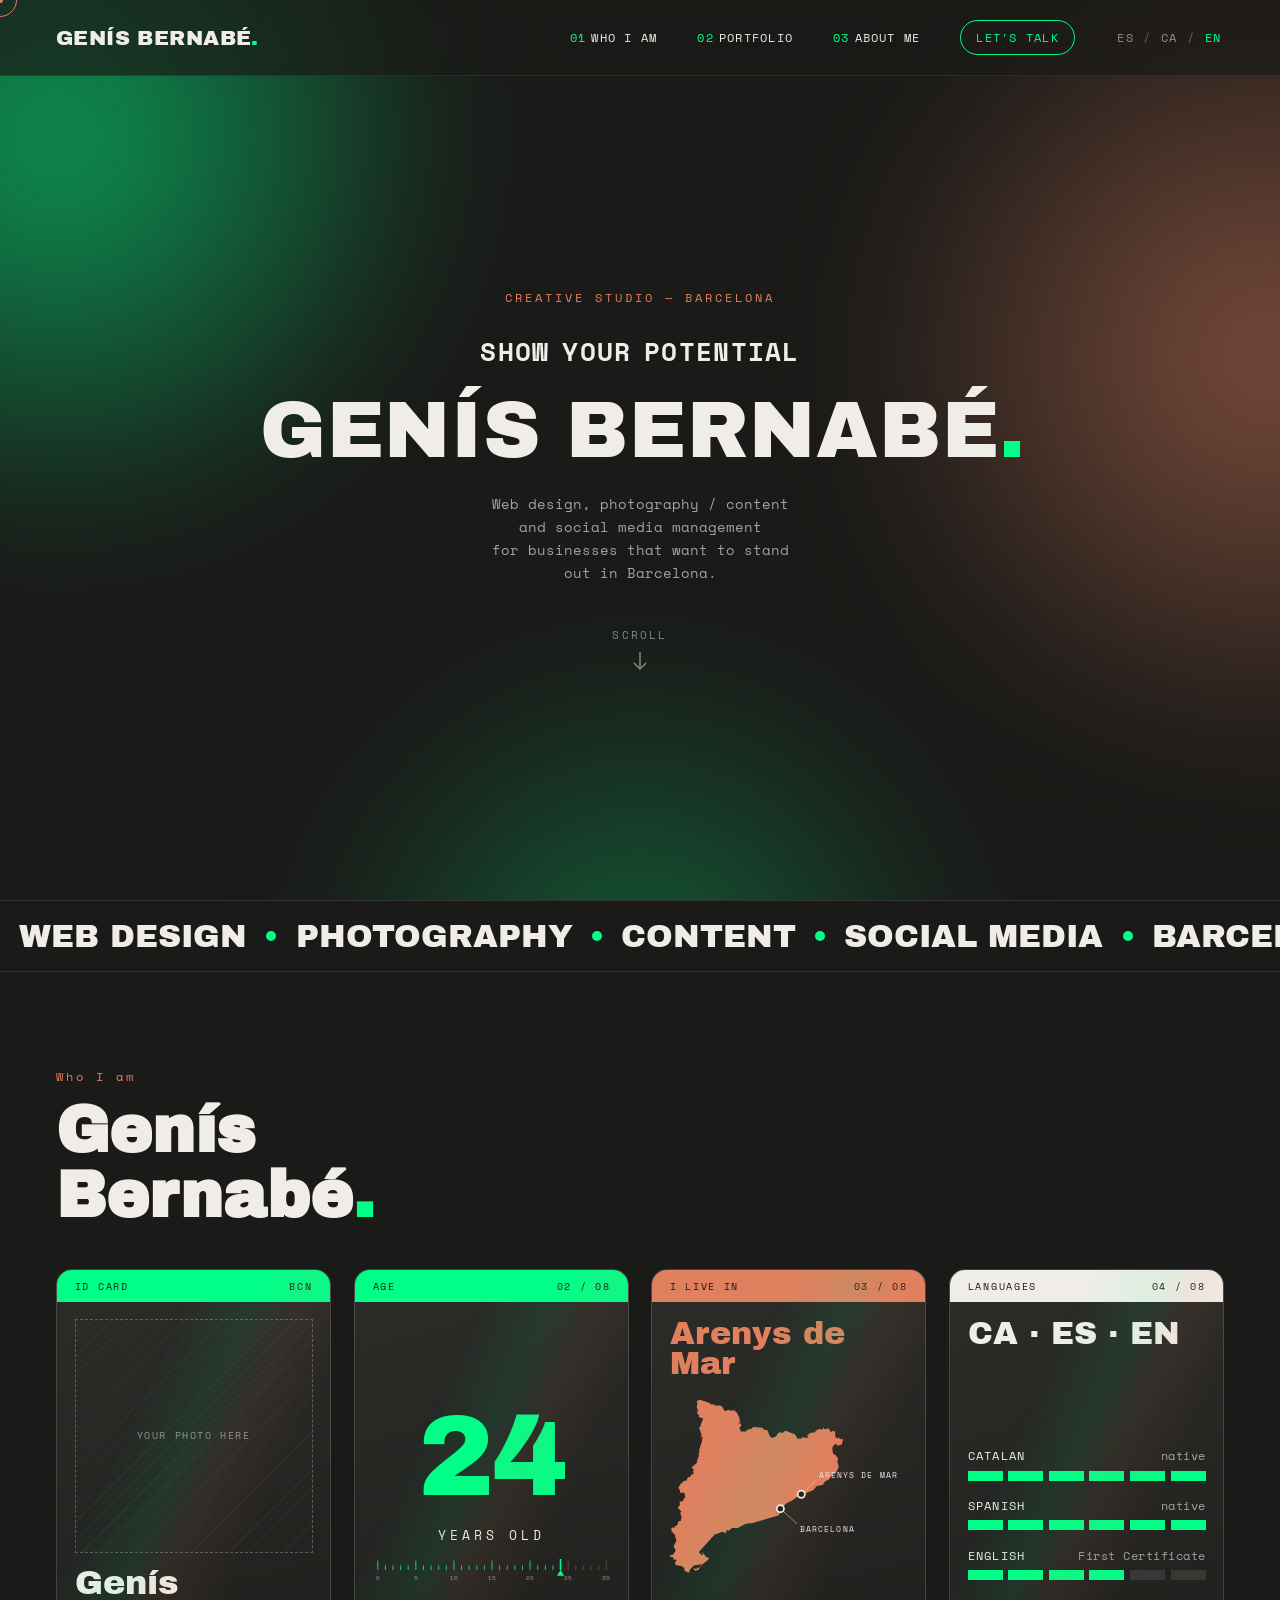
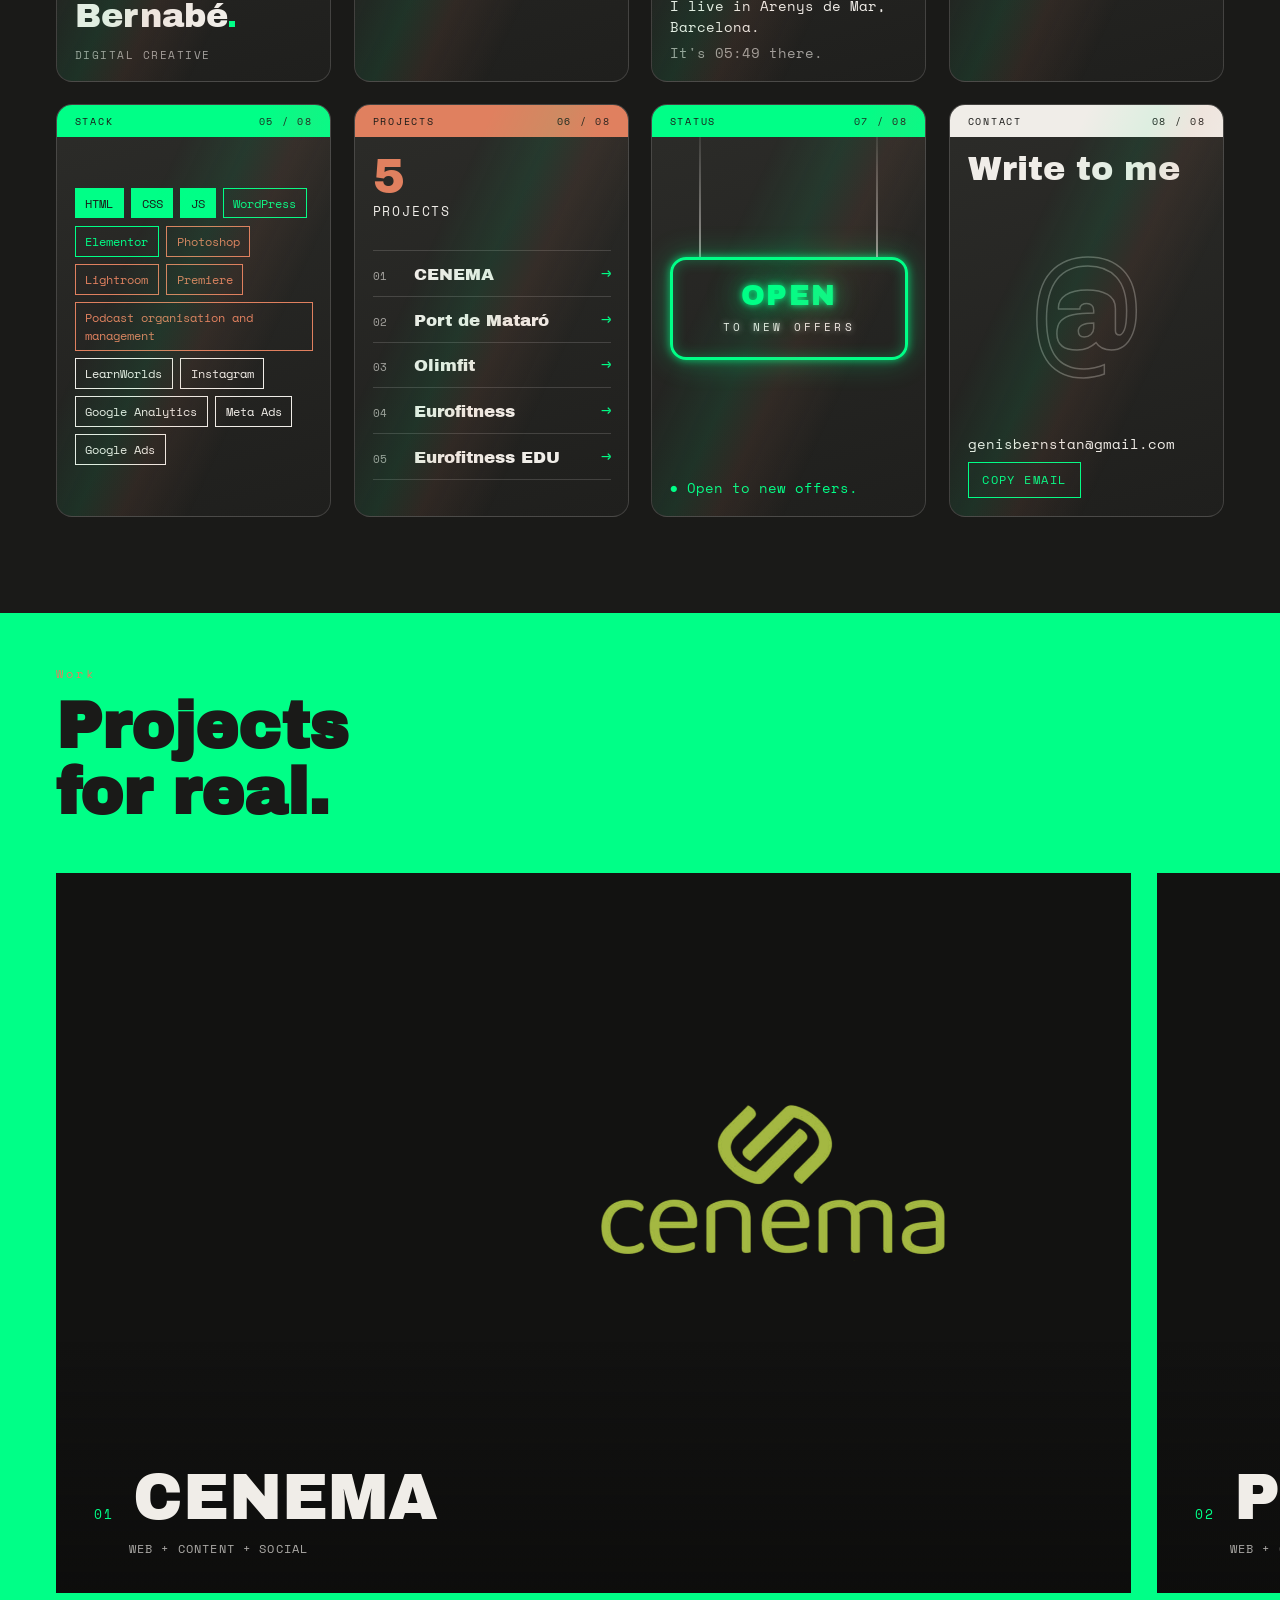
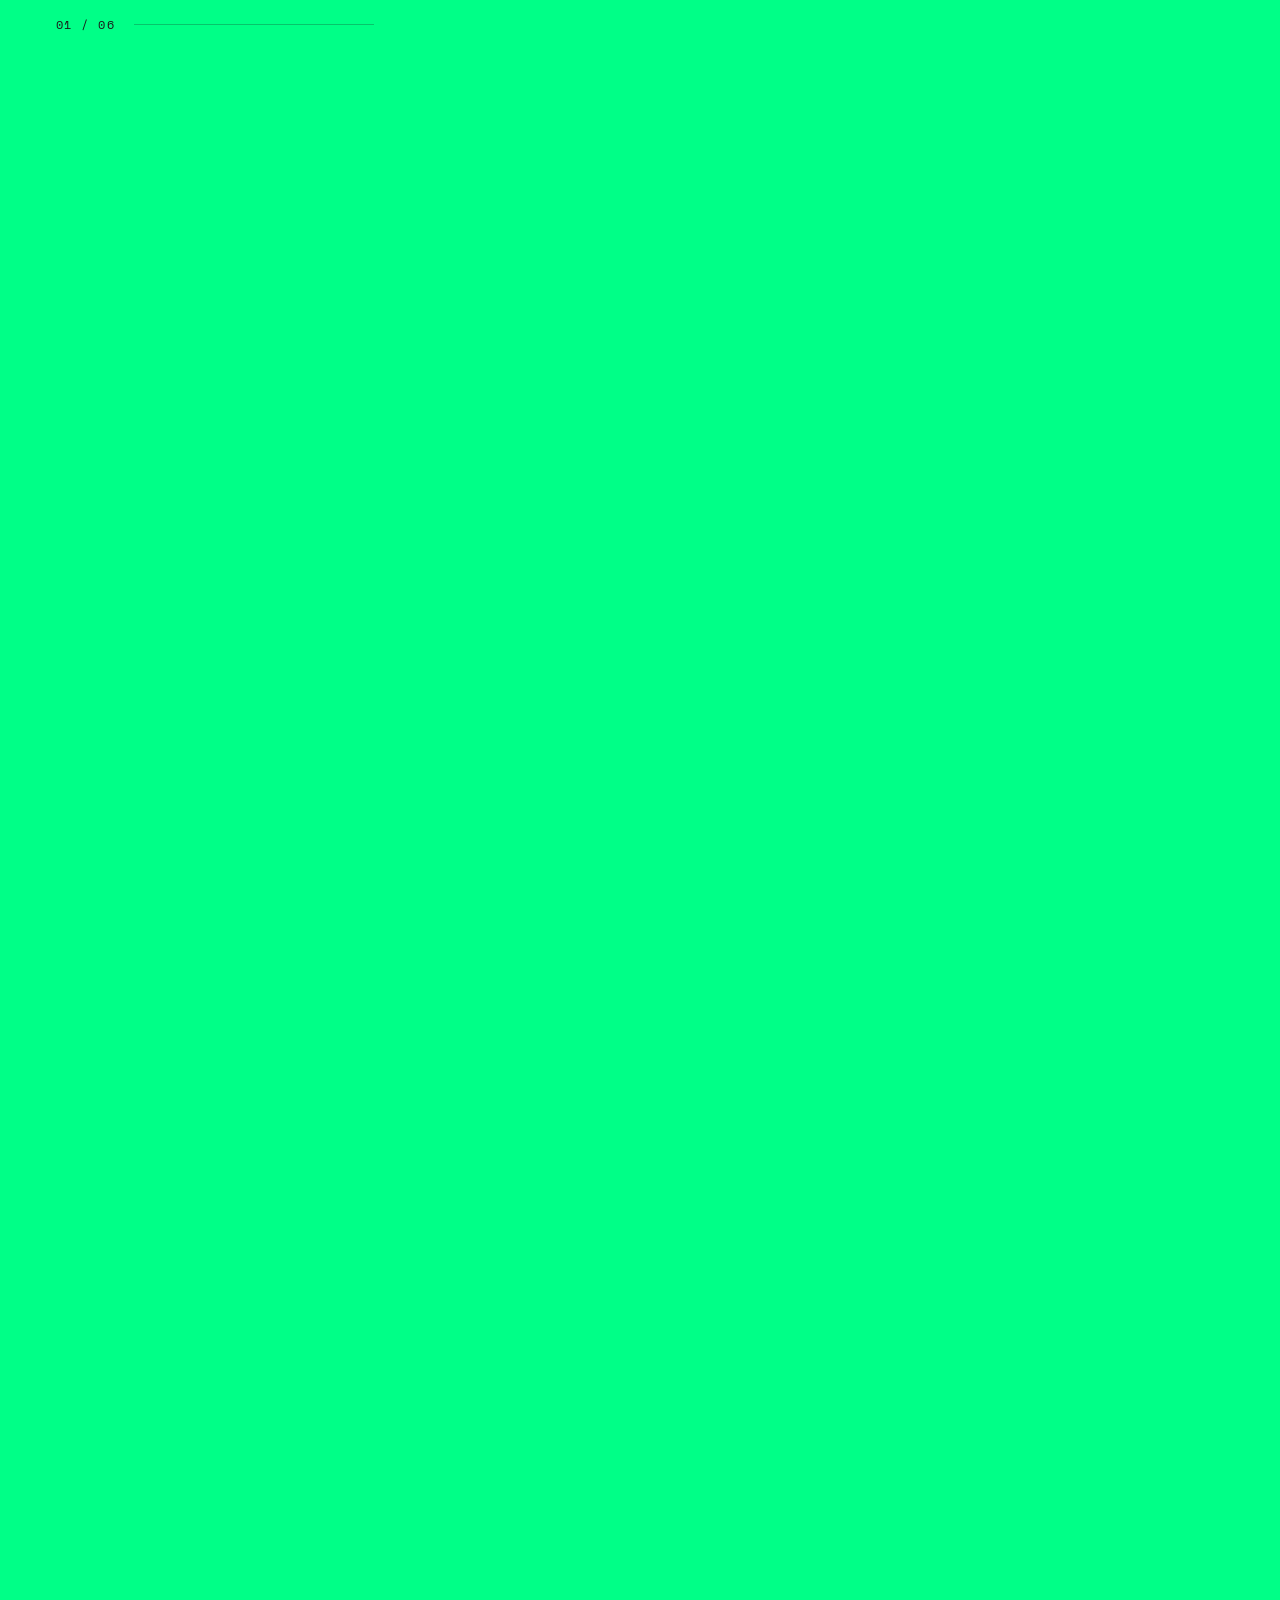
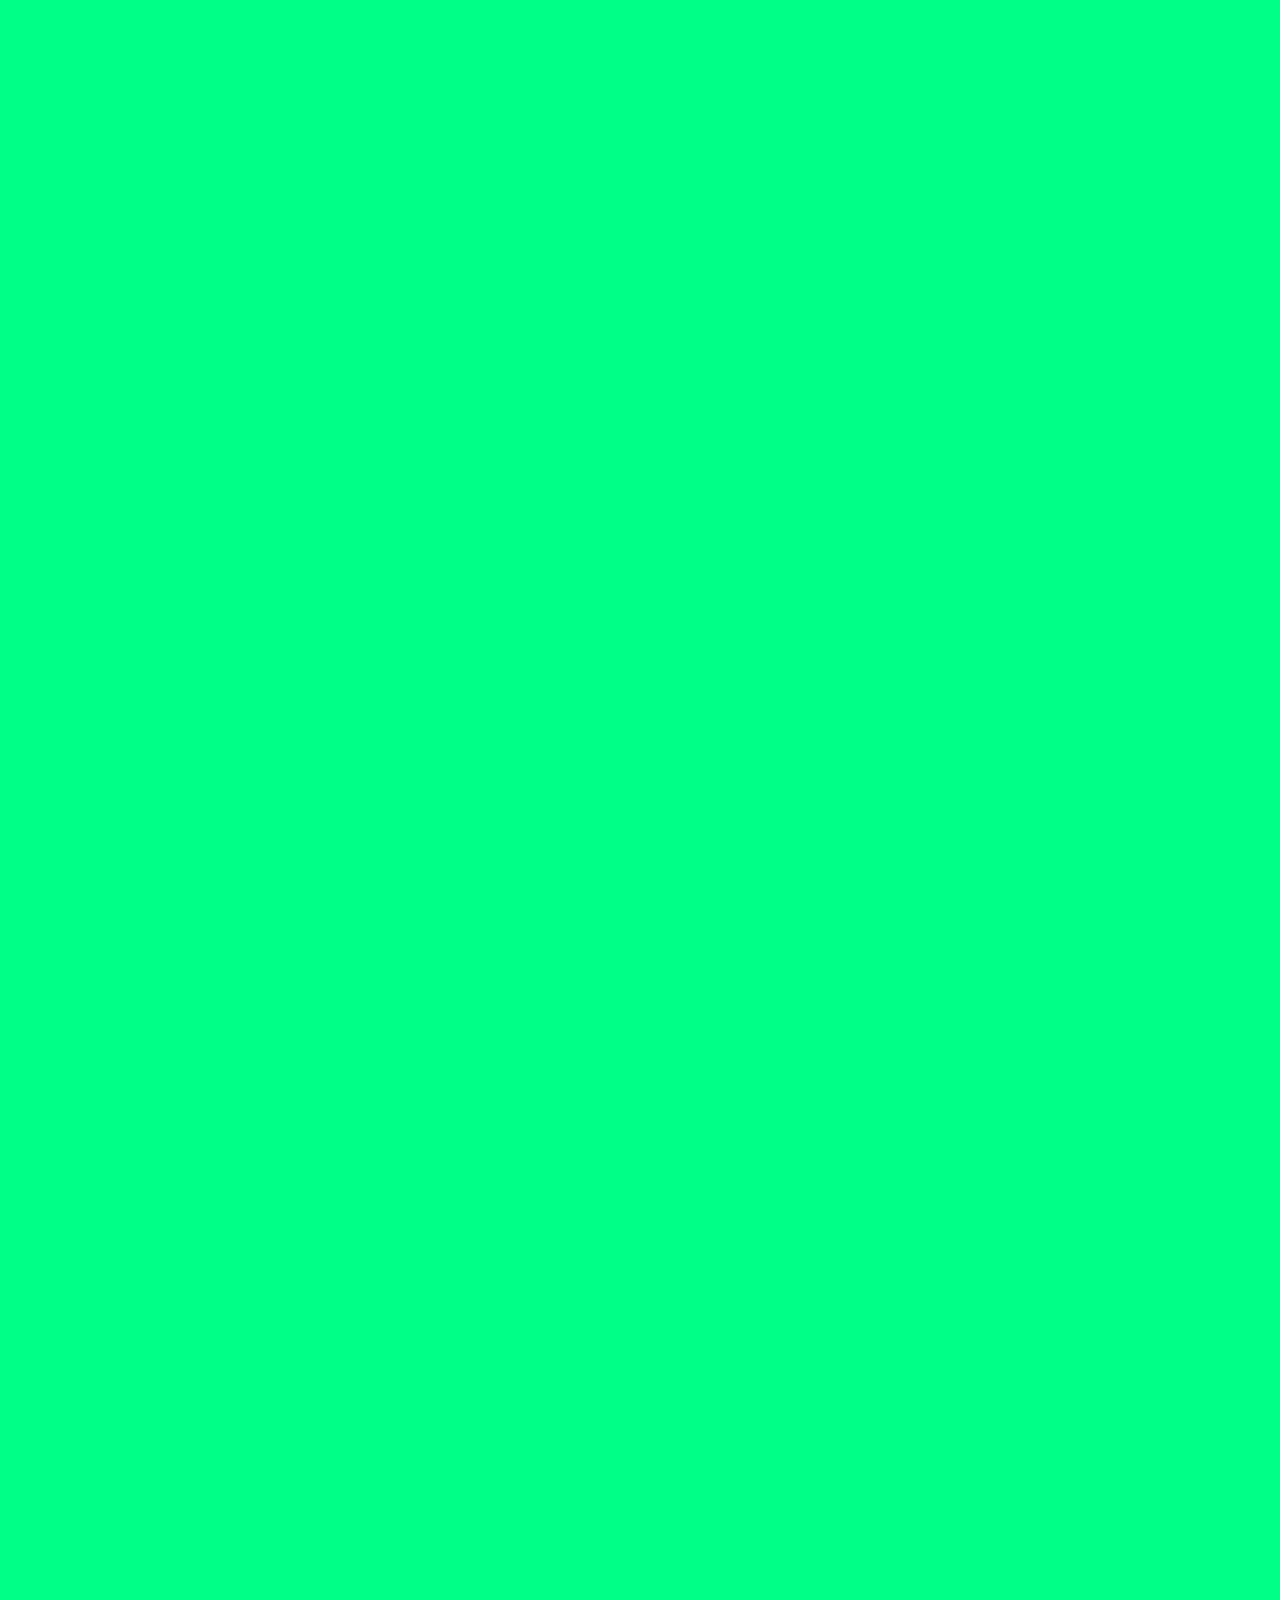
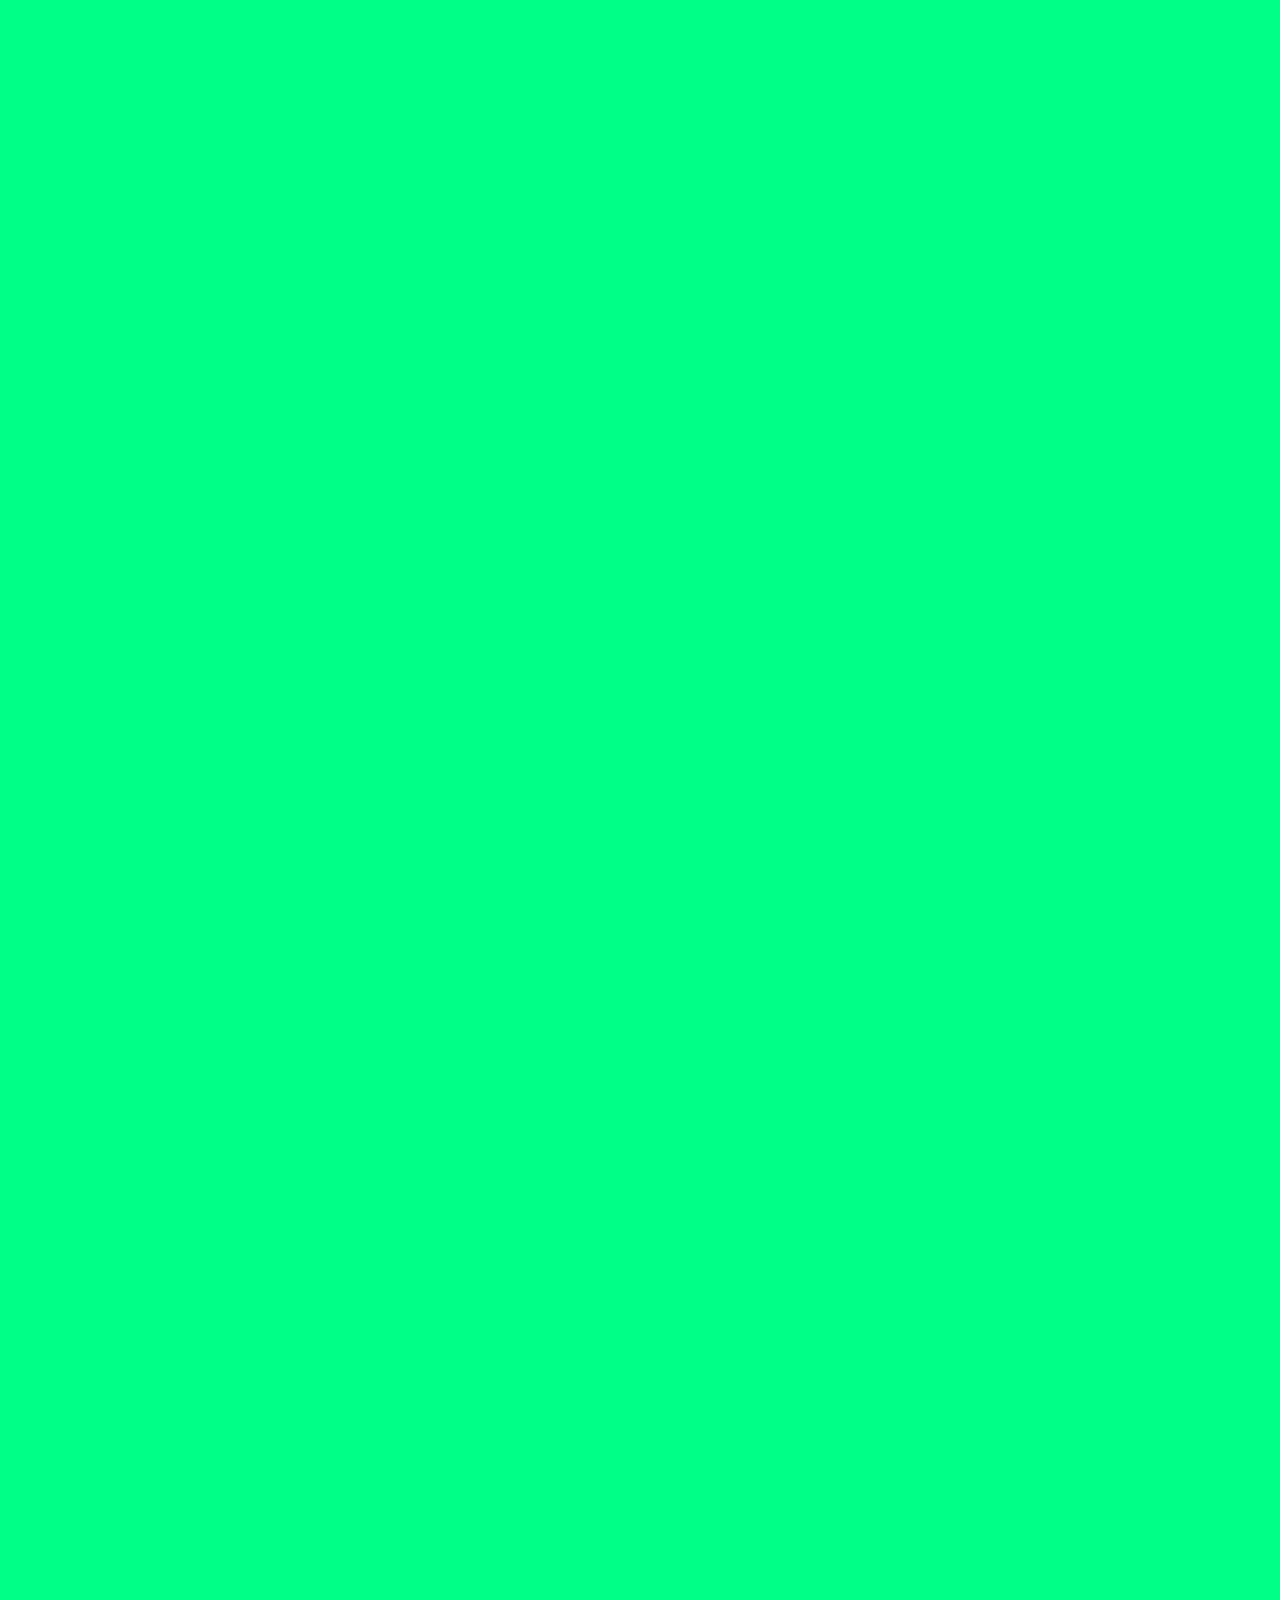
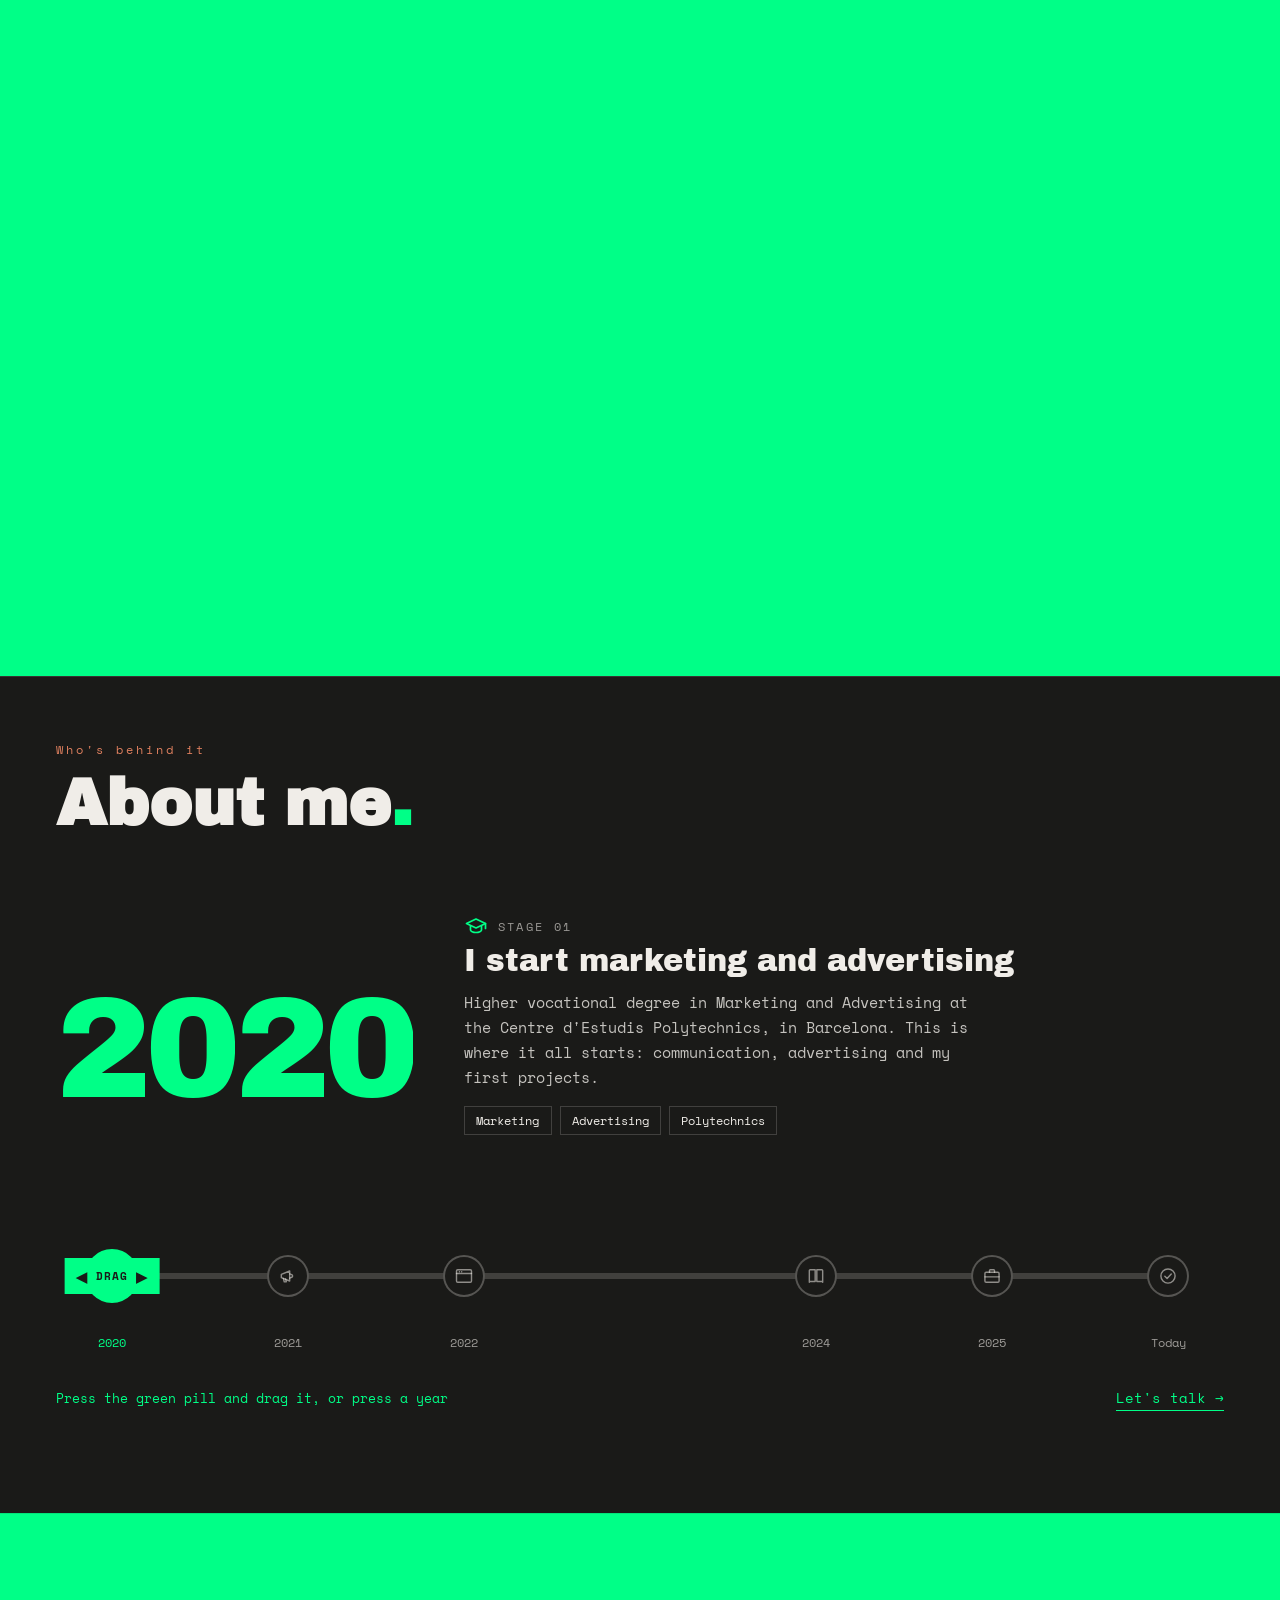
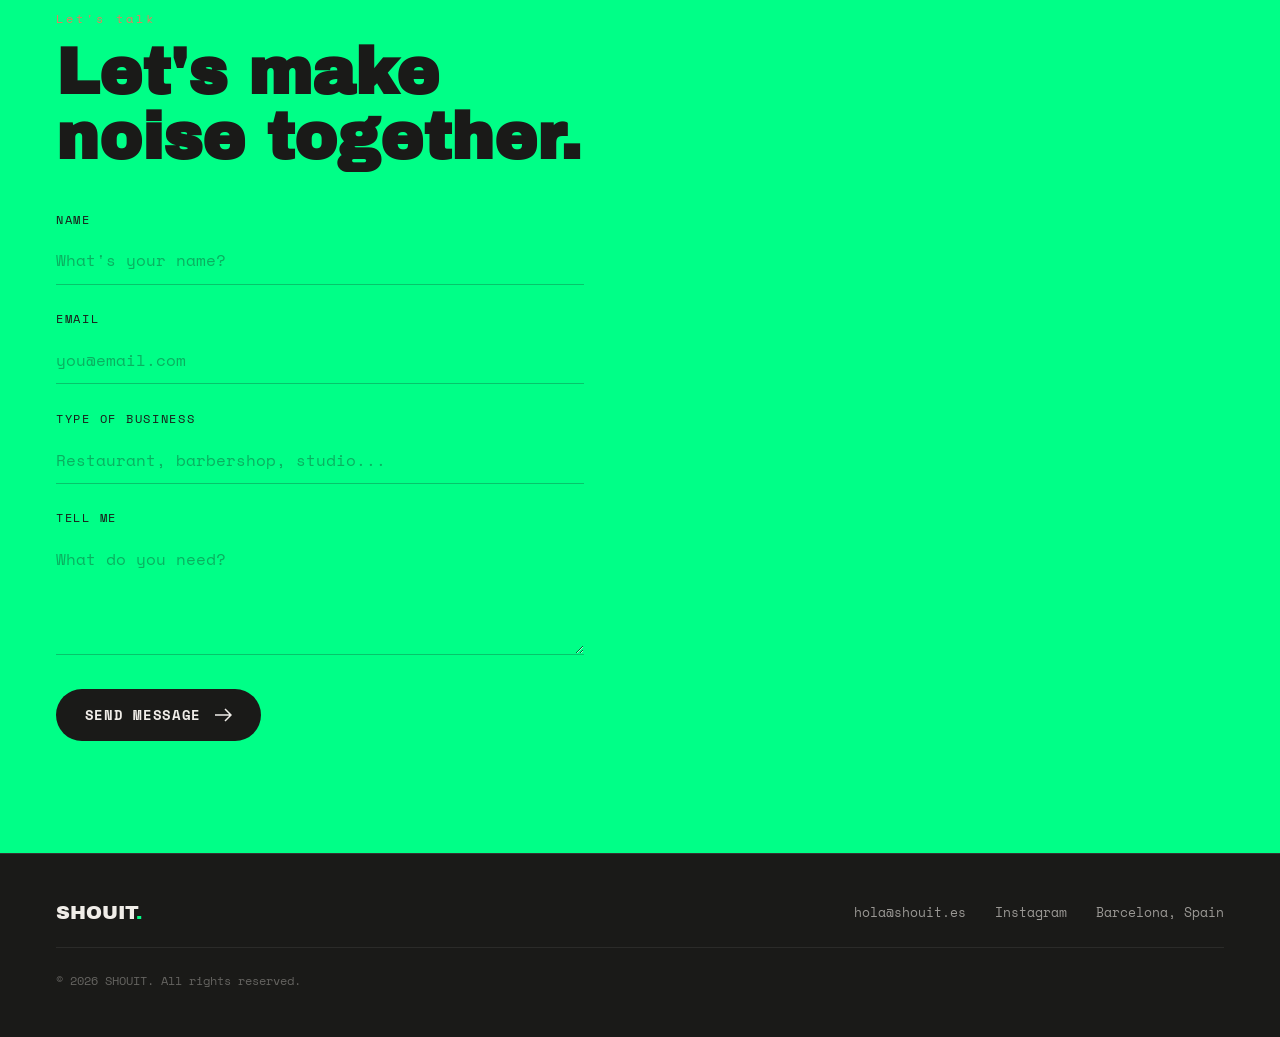
<file: index.html>
<!DOCTYPE html>
<html lang="es">
<head>
<meta charset="UTF-8">
<meta name="viewport" content="width=device-width, initial-scale=1.0">
<title>SHOUIT — Estudio creativo en Barcelona</title>
<meta name="description" content="SHOUIT es un estudio creativo en Barcelona: diseño web, fotografía y contenido, y gestión de redes sociales para negocios locales.">

<link rel="preconnect" href="https://fonts.googleapis.com">
<link rel="preconnect" href="https://fonts.gstatic.com" crossorigin>
<link href="https://fonts.googleapis.com/css2?family=Archivo+Black&family=Space+Mono:ital,wght@0,400;0,700;1,400&display=swap" rel="stylesheet">

<link rel="stylesheet" href="style.css">
</head>
<body class="home">

<!-- ============ CUSTOM CURSOR ============ -->
<div class="cursor" id="cursor" aria-hidden="true">
  <div class="cursor__dot"></div>
  <div class="cursor__ring"></div>
</div>

<!-- ============ NAV ============ -->
<header class="nav" id="nav">
  <a href="#top" class="nav__logo">GENÍS BERNABÉ<span class="dot">.</span></a>

  <nav class="nav__links" id="navLinks">
    <a href="#quien-soy"><span>01</span> Quién soy</a>
    <a href="#portfolio"><span>02</span> Portfolio</a>
    <a href="#sobre-mi"><span>03</span> Sobre mí</a>
    <a href="#contacto" class="nav__cta">Hablemos</a>
  </nav>

  <button class="nav__burger" id="burger" aria-label="Abrir menú" aria-expanded="false">
    <span></span><span></span>
  </button>
</header>

<main id="top">

  <!-- ============ HERO ============ -->
  <section class="hero" id="hero">
    <div class="hero__bg" aria-hidden="true">
      <span class="hero__blob hero__blob--1"></span>
      <span class="hero__blob hero__blob--2"></span>
      <span class="hero__blob hero__blob--3"></span>
    </div>

    <p class="hero__eyebrow">ESTUDIO CREATIVO — BARCELONA</p>

    <h1 class="hero__prompt" id="heroPrompt" aria-label="SHOW YOUR POTENTIAL">
      <span class="w">SHOW</span> <span class="w">YOUR</span> <span class="w">POTENTIAL</span>
    </h1>

    <div class="hero__brand" id="heroBrand" aria-label="Genís Bernabé"></div>

    <p class="hero__sub">
      Diseño web, fotografía / contenido y gestión de redes sociales<br>
      para negocios que quieren hacerse notar en Barcelona.
    </p>

    <a href="#quien-soy" class="hero__scroll">
      <span>Scroll</span>
      <svg width="14" height="20" viewBox="0 0 14 20" fill="none"><path d="M7 1v17M1 12l6 6 6-6" stroke="currentColor" stroke-width="1.5"/></svg>
    </a>
  </section>

  <!-- ============ MARQUEE ============ -->
  <div class="marquee">
    <div class="marquee__track">
      <span>DISEÑO WEB</span><i></i><span>FOTOGRAFÍA</span><i></i><span>CONTENIDO</span><i></i><span>REDES SOCIALES</span><i></i><span>BARCELONA</span><i></i>
      <span>DISEÑO WEB</span><i></i><span>FOTOGRAFÍA</span><i></i><span>CONTENIDO</span><i></i><span>REDES SOCIALES</span><i></i><span>BARCELONA</span><i></i>
    </div>
  </div>

  <!-- ============ QUIÉN SOY ============ -->
  <!-- Los datos de las cartas (edad, ciudad, idiomas, stack, proyectos, estado, email) están en script.js, objeto QS. -->
  <section class="qs" id="quien-soy">
    <div class="section-head qs__head">
      <div>
        <p class="section-head__eyebrow">Quién soy</p>
        <h2 class="section-head__title">Genís<br>Bernabé<span class="dot">.</span></h2>
      </div>
    </div>

    <!-- Cartas: baraja que se desliza en móvil (≤820px) y rejilla de tarjetas en escritorio. Se construyen en script.js a partir del objeto QS. -->
    <div class="qd" id="qd">
      <p class="qd__hint"><span aria-hidden="true">→</span> Desliza el carnet</p>
      <div class="qd-deck" id="qdDeck" role="group" aria-label="Datos de Genís Bernabé. En móvil, usa las flechas del teclado para cambiar de carta."></div>
      <div class="qd-bar">
        <button type="button" class="qd-arrow" id="qdPrev" aria-label="Carta anterior">←</button>
        <div class="qd-mid">
          <div class="qd-dots" id="qdDots" aria-hidden="true"></div>
          <div class="qd-count" id="qdCount" aria-live="polite"></div>
        </div>
        <button type="button" class="qd-arrow" id="qdNext" aria-label="Carta siguiente">→</button>
      </div>
    </div>
  </section>

  <!-- ============ PORTFOLIO ============ -->
  <section class="portfolio on-light" id="portfolio">
    <div class="section-head">
      <p class="section-head__eyebrow">Trabajo</p>
      <h2 class="section-head__title">Proyectos<br>reales.</h2>
    </div>

    <div class="pf" id="pf">
      <div class="pf__sticky">
        <div class="pf__track" id="pfTrack">

          <a class="pf__panel pf__panel--stage" href="/proyectos/cenema.html" style="--tint:#a5bd3c">
            <div class="pf__shot pf__shot--logo">
              <img class="pf__logo" src="/img/proyectos/cenema/cenema-logo.png" alt="Logotipo de CENEMA" style="--lw:32cqw" width="1298" height="588" decoding="async">
            </div>
            <div class="pf__scrim"></div>
            <div class="pf__cap">
              <div>
                <div class="pf__title"><span class="pf__num">01</span><span class="pf__name">CENEMA</span></div>
                <p class="pf__tag">Web + Contenido + Redes</p>
              </div>
              <span class="pf__view">Ver proyecto →</span>
            </div>
          </a>

          <a class="pf__panel pf__panel--stage" href="/proyectos/mataro.html" style="--tint:#2f6fd8">
            <div class="pf__shot pf__shot--logo">
              <img class="pf__logo" src="/img/proyectos/port%20de%20mataro/mataro-logo.png" alt="Logotipo del Port de Mataró" style="--lw:30cqw" width="996" height="353" decoding="async">
            </div>
            <div class="pf__scrim"></div>
            <div class="pf__cap">
              <div>
                <div class="pf__title"><span class="pf__num">02</span><span class="pf__name">Port de Mataró</span></div>
                <p class="pf__tag">Web + Contenido + Redes</p>
              </div>
              <span class="pf__view">Ver proyecto →</span>
            </div>
          </a>

          <a class="pf__panel pf__panel--stage" href="/proyectos/olimfit.html" style="--tint:#3aaa35">
            <div class="pf__shot pf__shot--logo">
              <img class="pf__logo" src="/img/proyectos/olimfit/olimfit-logo.png" alt="Logotipo de Olimfit" style="--lw:20cqw" width="284" height="282" decoding="async">
            </div>
            <div class="pf__scrim"></div>
            <div class="pf__cap">
              <div>
                <div class="pf__title"><span class="pf__num">03</span><span class="pf__name">Olimfit</span></div>
                <p class="pf__tag">Contenido + Redes</p>
              </div>
              <span class="pf__view">Ver proyecto →</span>
            </div>
          </a>

          <a class="pf__panel pf__panel--stage" href="/proyectos/eurofitness.html">
            <div class="pf__shot pf__shot--logo">
              <img class="pf__logo" src="/img/proyectos/eurofitness/eurofitness-logo.png" alt="Logotipo de Eurofitness" style="--lw:30cqw" width="499" height="225" decoding="async">
            </div>
            <div class="pf__scrim"></div>
            <div class="pf__cap">
              <div>
                <div class="pf__title"><span class="pf__num">04</span><span class="pf__name">Eurofitness</span></div>
                <p class="pf__tag">Contenido + Redes</p>
              </div>
              <span class="pf__view">Ver proyecto →</span>
            </div>
          </a>

          <a class="pf__panel pf__panel--stage" href="/proyectos/eurofitness-edu.html">
            <div class="pf__shot pf__shot--logo">
              <img class="pf__logo" src="/img/proyectos/eurofitness-edu/eurofitness-edu-logo.png" alt="Logotipo de Eurofitness EDU" style="--lw:32cqw" width="479" height="153" decoding="async">
            </div>
            <div class="pf__scrim"></div>
            <div class="pf__cap">
              <div>
                <div class="pf__title"><span class="pf__num">05</span><span class="pf__name">Eurofitness EDU</span></div>
                <p class="pf__tag">Contenido + Redes</p>
              </div>
              <span class="pf__view">Ver proyecto →</span>
            </div>
          </a>

          <a class="pf__panel pf__panel--cta" href="#contacto">
            <span class="pf__num">¿El siguiente?</span>
            <span class="pf__name">Tu proyecto<br>aquí</span>
            <span class="pf__go">Hablemos →</span>
          </a>

        </div>

        <div class="pf__meta" aria-hidden="true">
          <span class="pf__count" id="pfCount">01 / 06</span>
          <span class="pf__bar"><i id="pfBar"></i></span>
        </div>
      </div>
    </div>
  </section>

  <!-- ============ SOBRE MÍ ============ -->
  <!-- TODO: años y etapas de la línea de tiempo provisionales (ver array TL en script.js y el texto inicial de aquí). Sustituir por los reales. -->
  <section class="tl" id="sobre-mi">
    <div class="section-head tl__head">
      <div>
        <p class="section-head__eyebrow">Quién hay detrás</p>
        <h2 class="section-head__title">Sobre mí<span class="dot">.</span></h2>
      </div>
    </div>

    <div class="tl__body">
      <div class="tl__year" id="tlYear" aria-hidden="true"></div>
      <div class="tl__txt" aria-live="polite">
        <small id="tlKick">Etapa 01</small>
        <h3 id="tlTitle">Empiezo marketing y publicidad</h3>
        <p id="tlText">Grado superior de Marketing y Publicidad en el Centre d'Estudis Polytechnics, en Barcelona.</p>
        <ul class="tl__chips" id="tlChips"><li>Marketing</li><li>Publicidad</li></ul>
      </div>
    </div>

    <div class="tl__scrub">
      <div class="tl__track" id="tlTrack">
        <div class="tl__line"><i id="tlFill"></i></div>
        <button type="button" class="tl__pill is-hint" id="tlPill" role="slider" aria-label="Año de mi trayectoria" aria-valuemin="2020" aria-valuemax="2026" aria-valuenow="2020">
          <span class="tl__arr" aria-hidden="true">◀</span><span class="tl__lab">ARRASTRA</span><span class="tl__arr" aria-hidden="true">▶</span>
        </button>
      </div>
      <div class="tl__ticks" id="tlTicks">
        <button type="button" data-y="2020" style="--p:0">2020</button>
        <button type="button" data-y="2021" style="--p:.1667">2021</button>
        <button type="button" data-y="2022" style="--p:.3333">2022</button>
        <button type="button" data-y="2024" style="--p:.6667">2024</button>
        <button type="button" data-y="2025" style="--p:.8333">2025</button>
        <button type="button" data-y="2026" style="--p:1">Hoy</button>
      </div>
    </div>

    <div class="tl__foot">
      <p class="tl__hint">Pulsa la pastilla verde y arrástrala, o pulsa un año</p>
      <a href="#contacto" class="tl__link">Hablemos →</a>
    </div>
  </section>

  <!-- ============ CONTACTO ============ -->
  <section class="contact on-light" id="contacto">
    <div class="section-head">
      <p class="section-head__eyebrow">Hablemos</p>
      <h2 class="section-head__title">Hagamos<br>ruido juntos.</h2>
    </div>

    <form class="form" action="https://formspree.io/f/xjgjvbzg" method="POST">
      <div class="form__row">
        <label for="name">Nombre</label>
        <input id="name" name="name" type="text" required placeholder="¿Cómo te llamas?">
      </div>
      <div class="form__row">
        <label for="email">Email</label>
        <input id="email" name="email" type="email" required placeholder="tu@email.com">
      </div>
      <div class="form__row">
        <label for="business">Tipo de negocio</label>
        <input id="business" name="business" type="text" placeholder="Restaurante, barbería, estudio...">
      </div>
      <div class="form__row">
        <label for="message">Cuéntame</label>
        <textarea id="message" name="message" rows="4" required placeholder="¿Qué necesitas?"></textarea>
      </div>
      <button type="submit" class="form__submit">
        <span>Enviar mensaje</span>
        <svg width="18" height="14" viewBox="0 0 18 14" fill="none"><path d="M1 7h16M11 1l6 6-6 6" stroke="currentColor" stroke-width="1.5"/></svg>
      </button>
    </form>
  </section>

</main>

<!-- ============ FOOTER ============ -->
<footer class="footer">
  <a href="#top" class="footer__brand">SHOUIT<span class="dot">.</span></a>
  <div class="footer__meta">
    <a href="mailto:hola@shouit.es">hola@shouit.es</a>
    <a href="https://instagram.com" target="_blank" rel="noopener">Instagram</a>
    <span>Barcelona, España</span>
  </div>
  <p class="footer__copy">© <span id="year"></span> SHOUIT. Todos los derechos reservados.</p>
</footer>

<script src="i18n.js"></script>
<script src="script.js"></script>
</body>
</html>
</file>
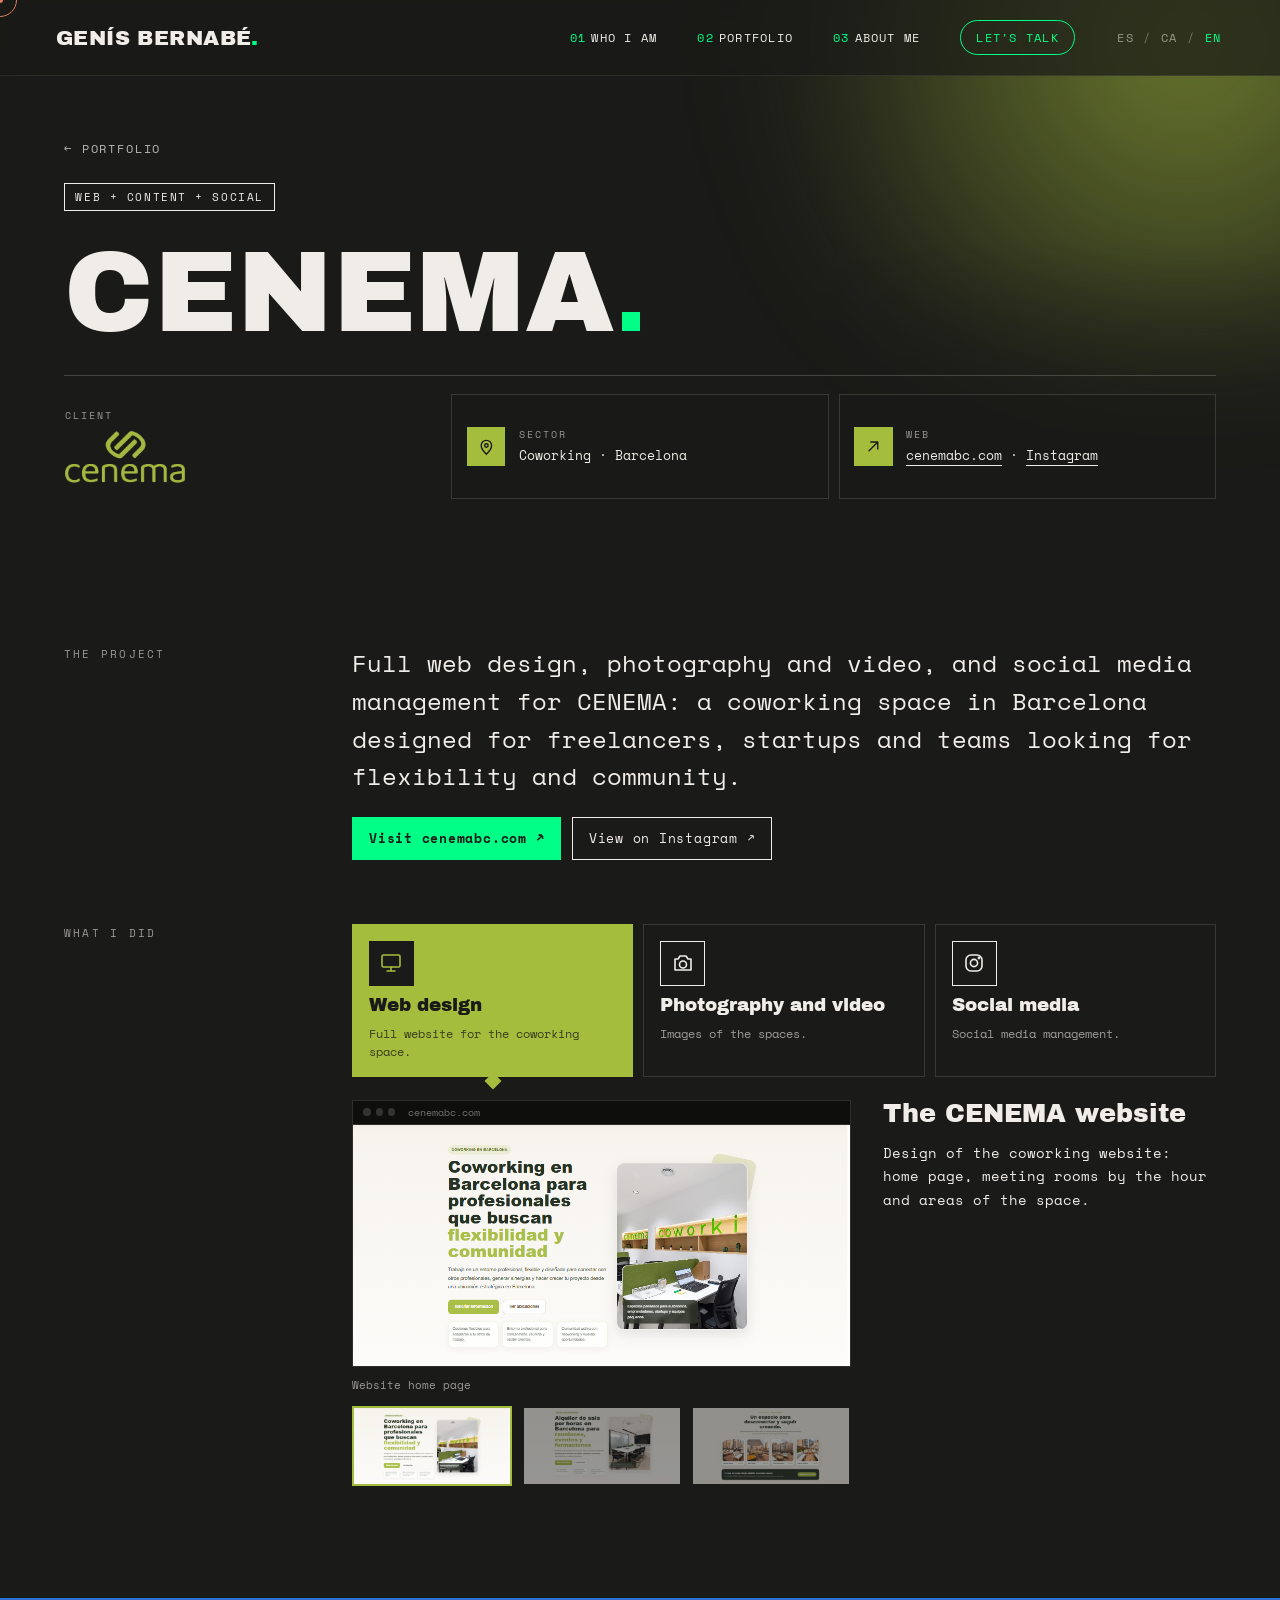
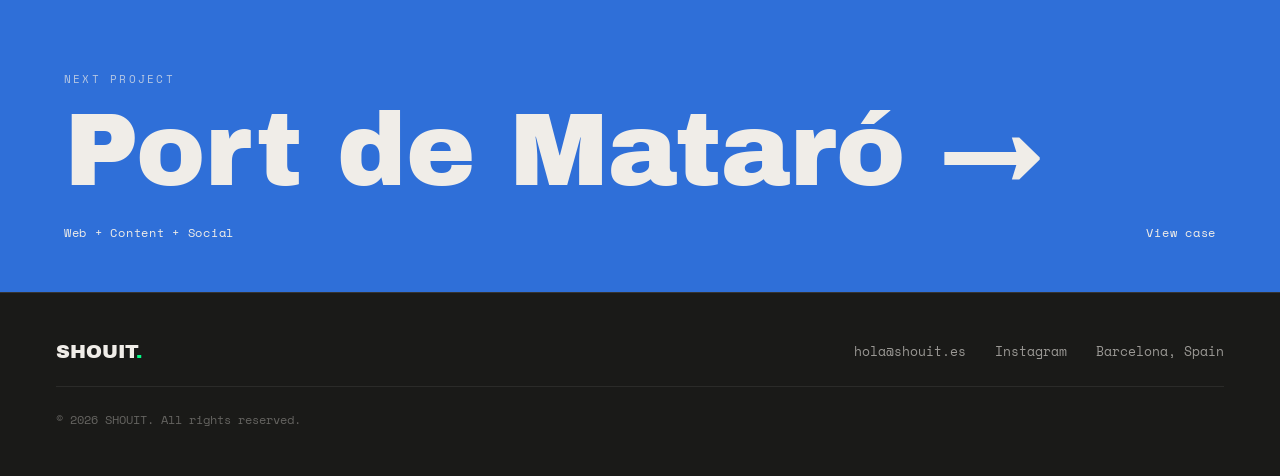
<file: proyectos/cenema.html>
<!DOCTYPE html>
<html lang="es">
<head>
<meta charset="UTF-8">
<meta name="viewport" content="width=device-width, initial-scale=1.0">
<title>CENEMA — Genís Bernabé</title>
<meta name="description" content="Diseño web, fotografía y gestión de redes sociales para CENEMA, un espacio de coworking en Barcelona.">

<link rel="preconnect" href="https://fonts.googleapis.com">
<link rel="preconnect" href="https://fonts.gstatic.com" crossorigin>
<link href="https://fonts.googleapis.com/css2?family=Archivo+Black&family=Space+Mono:ital,wght@0,400;0,700;1,400&display=swap" rel="stylesheet">

<link rel="stylesheet" href="/style.css">
</head>
<body>

<svg width="0" height="0" style="position:absolute" aria-hidden="true" focusable="false">
  <symbol id="i-web" viewBox="0 0 24 24"><rect x="3" y="4" width="18" height="12" rx="1.5"/><path d="M8 20h8M12 16v4"/></symbol>
  <symbol id="i-cam" viewBox="0 0 24 24"><path d="M4 8h3l2-3h6l2 3h3v11H4z"/><circle cx="12" cy="13.5" r="3.5"/></symbol>
  <symbol id="i-ig" viewBox="0 0 24 24"><rect x="4" y="4" width="16" height="16" rx="5"/><circle cx="12" cy="12" r="3.6"/><circle cx="17" cy="7" r=".6"/></symbol>
  <symbol id="i-pin" viewBox="0 0 24 24"><path d="M12 21s-6-5.5-6-10a6 6 0 0112 0c0 4.5-6 10-6 10z"/><circle cx="12" cy="11" r="2"/></symbol>
  <symbol id="i-user" viewBox="0 0 24 24"><circle cx="12" cy="8" r="4"/><path d="M4 21c0-4 4-6 8-6s8 2 8 6"/></symbol>
  <symbol id="i-out" viewBox="0 0 24 24"><path d="M7 17L17 7M9 7h8v8"/></symbol>
  <symbol id="i-pen" viewBox="0 0 24 24"><path d="M4 20l1-4 11-11 3 3L8 19z"/><path d="M14 7l3 3"/></symbol>
  <symbol id="i-learn" viewBox="0 0 24 24"><path d="M2 9l10-5 10 5-10 5z"/><path d="M6 11.5V16c0 1.5 3 3 6 3s6-1.5 6-3v-4.5"/></symbol>
</svg>

<!-- ============ CUSTOM CURSOR ============ -->
<div class="cursor" id="cursor" aria-hidden="true">
  <div class="cursor__dot"></div>
  <div class="cursor__ring"></div>
</div>

<header class="nav" id="nav">
  <a href="/index.html" class="nav__logo">GENÍS BERNABÉ<span class="dot">.</span></a>

  <nav class="nav__links" id="navLinks">
    <a href="/index.html#quien-soy"><span>01</span> Quién soy</a>
    <a href="/index.html#portfolio"><span>02</span> Portfolio</a>
    <a href="/index.html#sobre-mi"><span>03</span> Sobre mí</a>
    <a href="/index.html#contacto" class="nav__cta">Hablemos</a>
  </nav>

  <button class="nav__burger" id="burger" aria-label="Abrir menú" aria-expanded="false">
    <span></span><span></span>
  </button>
</header>
<main id="top" class="proyecto" style="--tint:#a5bd3c;--tint-ink:#1a1a18">

  <!-- ============ CABECERA ============ -->
  <header class="proyecto-head">
    <div class="proyecto-glow" aria-hidden="true"><div class="proyecto-bg"><span class="proyecto-blob"></span></div></div>
    <a class="proyecto-back" href="/index.html#portfolio">← Portfolio</a>
    <p class="proyecto-tag">Web + Contenido + Redes</p>
    <h1 class="proyecto-title">CENEMA<span class="proyecto-dot"></span></h1>
    <div class="proyecto-chips">
      <div class="proyecto-chip proyecto-chip--logo" style="--lh:3.4rem"><div><small>Cliente</small><img src="/img/proyectos/cenema/cenema-logo.png" width="1298" height="588" alt="Logo de CENEMA"></div></div>
      <div class="proyecto-chip"><span class="proyecto-chip__ic"><svg class="i" aria-hidden="true"><use href="#i-pin"/></svg></span><div><small>Sector</small><span>Coworking · Barcelona</span></div></div>
      <div class="proyecto-chip"><span class="proyecto-chip__ic"><svg class="i" aria-hidden="true"><use href="#i-out"/></svg></span><div><small>Web</small><span><a href="https://cenemabc.com" target="_blank" rel="noopener">cenemabc.com</a> · <a href="https://www.instagram.com/cenemabc" target="_blank" rel="noopener">Instagram</a></span></div></div>
    </div>
  </header>

  <!-- ============ EL PROYECTO ============ -->
  <section class="proyecto-row">
    <h2 class="proyecto-lbl">El proyecto</h2>
    <div>
      <p class="proyecto-text">Diseño web completo, fotografía y vídeo, y gestión de redes sociales para CENEMA: un espacio de coworking en Barcelona pensado para autónomos, startups y equipos que buscan flexibilidad y comunidad.</p>
        <div class="proyecto-btns">
          <a href="https://cenemabc.com" target="_blank" rel="noopener" class="proyecto-btn proyecto-btn--solid">Visitar cenemabc.com ↗</a>
          <a href="https://www.instagram.com/cenemabc" target="_blank" rel="noopener" class="proyecto-btn">Ver en Instagram ↗</a>
        </div>
    </div>
  </section>

  <!-- ============ QUÉ HICE ============ -->
  <section class="proyecto-row proyecto-svc">
    <h2 class="proyecto-lbl">Qué hice</h2>
    <div>
    <!-- TODO: textos de cada servicio provisionales, revisar con Genís -->
    <div class="svcs" role="tablist" aria-label="Qué hice">
      <button type="button" class="svc" role="tab" id="svc-1" aria-controls="svp-1" aria-selected="true"><span class="svc__ic"><svg class="i" aria-hidden="true"><use href="#i-web"/></svg></span><b>Diseño web</b><em>Web completa del coworking.</em></button>
      <button type="button" class="svc" role="tab" id="svc-2" aria-controls="svp-2" aria-selected="false"><span class="svc__ic"><svg class="i" aria-hidden="true"><use href="#i-cam"/></svg></span><b>Fotografía y vídeo</b><em>Imágenes de los espacios.</em></button>
      <button type="button" class="svc" role="tab" id="svc-3" aria-controls="svp-3" aria-selected="false"><span class="svc__ic"><svg class="i" aria-hidden="true"><use href="#i-ig"/></svg></span><b>Redes sociales</b><em>Gestión de las redes.</em></button>
    </div>
    <div class="svc-view" id="svp-1" role="tabpanel" aria-labelledby="svc-1">
      <div class="svc-media"><div class="svc-stage"><figure class="proyecto-shot"><div class="proyecto-shot__frame"><div class="proyecto-shot__bar" aria-hidden="true"><i></i><i></i><i></i><span>cenemabc.com</span></div><img src="/img/proyectos/cenema/cenema-03.jpg.png" width="956" height="465" alt="CENEMA — coworking en Barcelona para profesionales" loading="lazy"></div><figcaption>Portada de la web</figcaption></figure><figure class="proyecto-shot" hidden><div class="proyecto-shot__frame"><div class="proyecto-shot__bar" aria-hidden="true"><i></i><i></i><i></i><span>cenemabc.com</span></div><img src="/img/proyectos/cenema/cenema-02.jpg.png" width="941" height="497" alt="CENEMA — alquiler de salas por horas" loading="lazy"></div><figcaption>Alquiler de salas por horas</figcaption></figure><figure class="proyecto-shot" hidden><div class="proyecto-shot__frame"><div class="proyecto-shot__bar" aria-hidden="true"><i></i><i></i><i></i><span>cenemabc.com</span></div><img src="/img/proyectos/cenema/cenema-01.jpg.png" width="961" height="509" alt="CENEMA — zona chillout exterior" loading="lazy"></div><figcaption>Zona chillout exterior</figcaption></figure></div><div class="svc-thumbs"><button type="button" aria-label="Portada de la web" aria-pressed="true"><img src="/img/proyectos/cenema/cenema-03.jpg.png" alt="" loading="lazy"></button><button type="button" aria-label="Alquiler de salas por horas" aria-pressed="false"><img src="/img/proyectos/cenema/cenema-02.jpg.png" alt="" loading="lazy"></button><button type="button" aria-label="Zona chillout exterior" aria-pressed="false"><img src="/img/proyectos/cenema/cenema-01.jpg.png" alt="" loading="lazy"></button></div></div>
      <div class="svc-side"><h3>La web de CENEMA</h3><p>Diseño de la web del coworking: portada, alquiler de salas por horas y zonas del espacio.</p></div>
    </div>
    <div class="svc-view" id="svp-2" role="tabpanel" aria-labelledby="svc-2" hidden>
      <div class="svc-media"><div class="proyecto-photos"><img src="/img/proyectos/cenema/cenema-foto-01.jpg" width="1600" height="1066" alt="CENEMA — recepción con el logotipo luminoso" loading="lazy"><img src="/img/proyectos/cenema/cenema-foto-02.jpg" width="1600" height="1066" alt="CENEMA — terraza con mesas y zona de descanso" loading="lazy"><img src="/img/proyectos/cenema/cenema-foto-03.jpg" width="1600" height="1066" alt="CENEMA — puestos de coworking" loading="lazy"><img src="/img/proyectos/cenema/cenema-foto-04.jpg" width="1536" height="1024" alt="CENEMA — terraza con zona chillout" loading="lazy"><img src="/img/proyectos/cenema/cenema-foto-05.jpg" width="1600" height="1066" alt="CENEMA — zona de office y barra" loading="lazy"><img src="/img/proyectos/cenema/cenema-foto-06.jpg" width="1600" height="1066" alt="CENEMA — terraza con pérgola" loading="lazy"></div></div>
      <div class="svc-side"><h3>Los espacios, en imagen</h3><p>Fotografía de los espacios de CENEMA: recepción, puestos de coworking, office y terraza.</p></div>
    </div>
    <div class="svc-view" id="svp-3" role="tabpanel" aria-labelledby="svc-3" hidden>
      <div class="svc-media"><div class="proyecto-posts proyecto-posts--4"><img src="/img/proyectos/cenema/cenema-post-01.png" width="269" height="344" alt="CENEMA — publicación de Instagram: ¿Guardar o tirar? 5 cosas que quizá no necesitas en casa" loading="lazy"><img src="/img/proyectos/cenema/cenema-post-02.png" width="433" height="544" alt="CENEMA — publicación de Instagram: Las reuniones también sirven para comunicarse" loading="lazy"><img src="/img/proyectos/cenema/cenema-post-03.png" width="272" height="342" alt="CENEMA — publicación de Instagram: 5 señales de que necesitas un trastero" loading="lazy"><img src="/img/proyectos/cenema/cenema-post-04.png" width="276" height="341" alt="CENEMA — publicación de Instagram: ¿Por qué tu casa se llena en verano?" loading="lazy"></div></div>
      <div class="svc-side"><h3>Presencia en redes</h3><p>Publicaciones para las redes de CENEMA sobre trasteros, coworking y orden en casa.</p></div>
    </div>
    </div>
  </section>

  <!-- ============ SIGUIENTE PROYECTO ============ -->
  <a class="proyecto-next" href="/proyectos/mataro.html" style="--tint:#2f6fd8;--tint-ink:#f0ede8">
    <span class="proyecto-next__lbl">Siguiente proyecto</span>
    <span class="proyecto-next__name">Port de Mataró →</span>
    <span class="proyecto-next__row"><span>Web + Contenido + Redes</span><span>Ver caso</span></span>
  </a>

</main>

<!-- ============ FOOTER ============ -->
<footer class="footer">
  <a href="/index.html" class="footer__brand">SHOUIT<span class="dot">.</span></a>
  <div class="footer__meta">
    <a href="mailto:hola@shouit.es">hola@shouit.es</a>
    <a href="https://instagram.com" target="_blank" rel="noopener">Instagram</a>
    <span>Barcelona, España</span>
  </div>
  <p class="footer__copy">© <span id="year"></span> SHOUIT. Todos los derechos reservados.</p>
</footer>

<script src="/i18n.js"></script>
<script src="/script.js"></script>
</body>
</html>
</file>
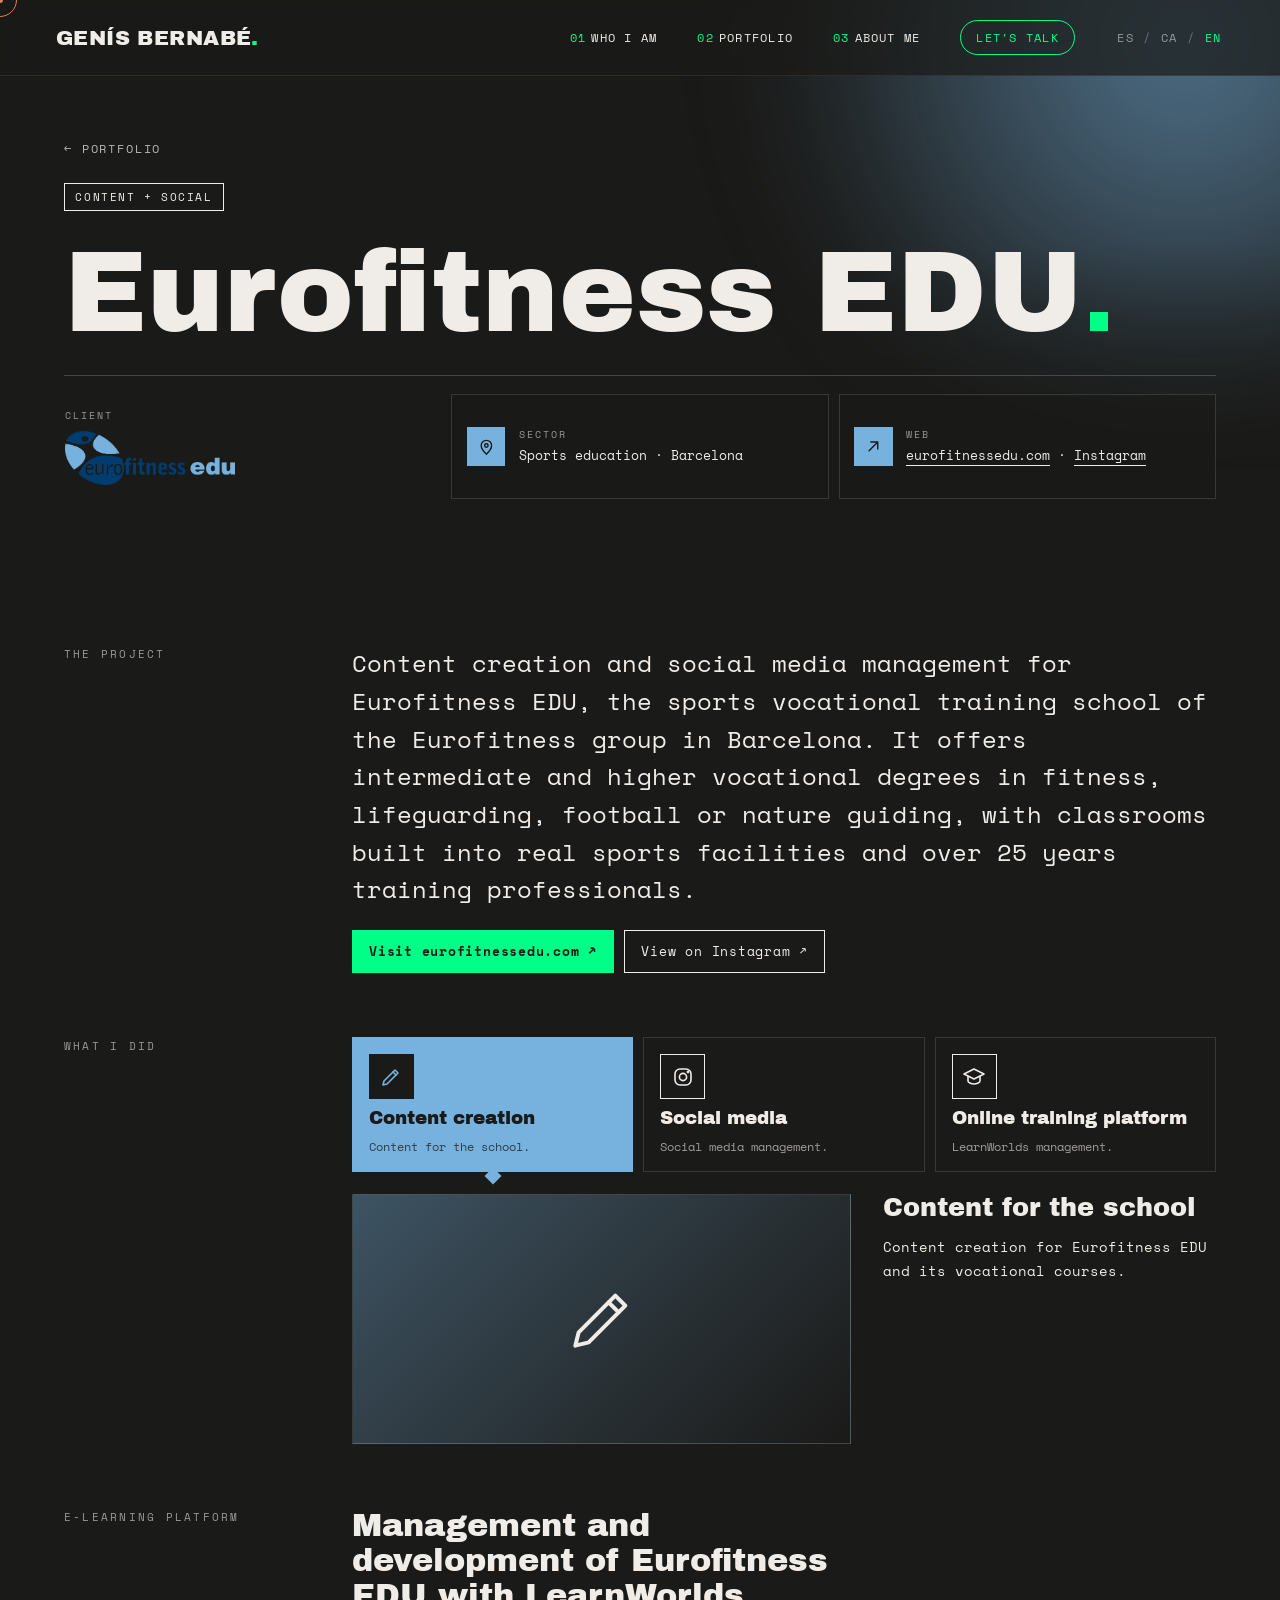
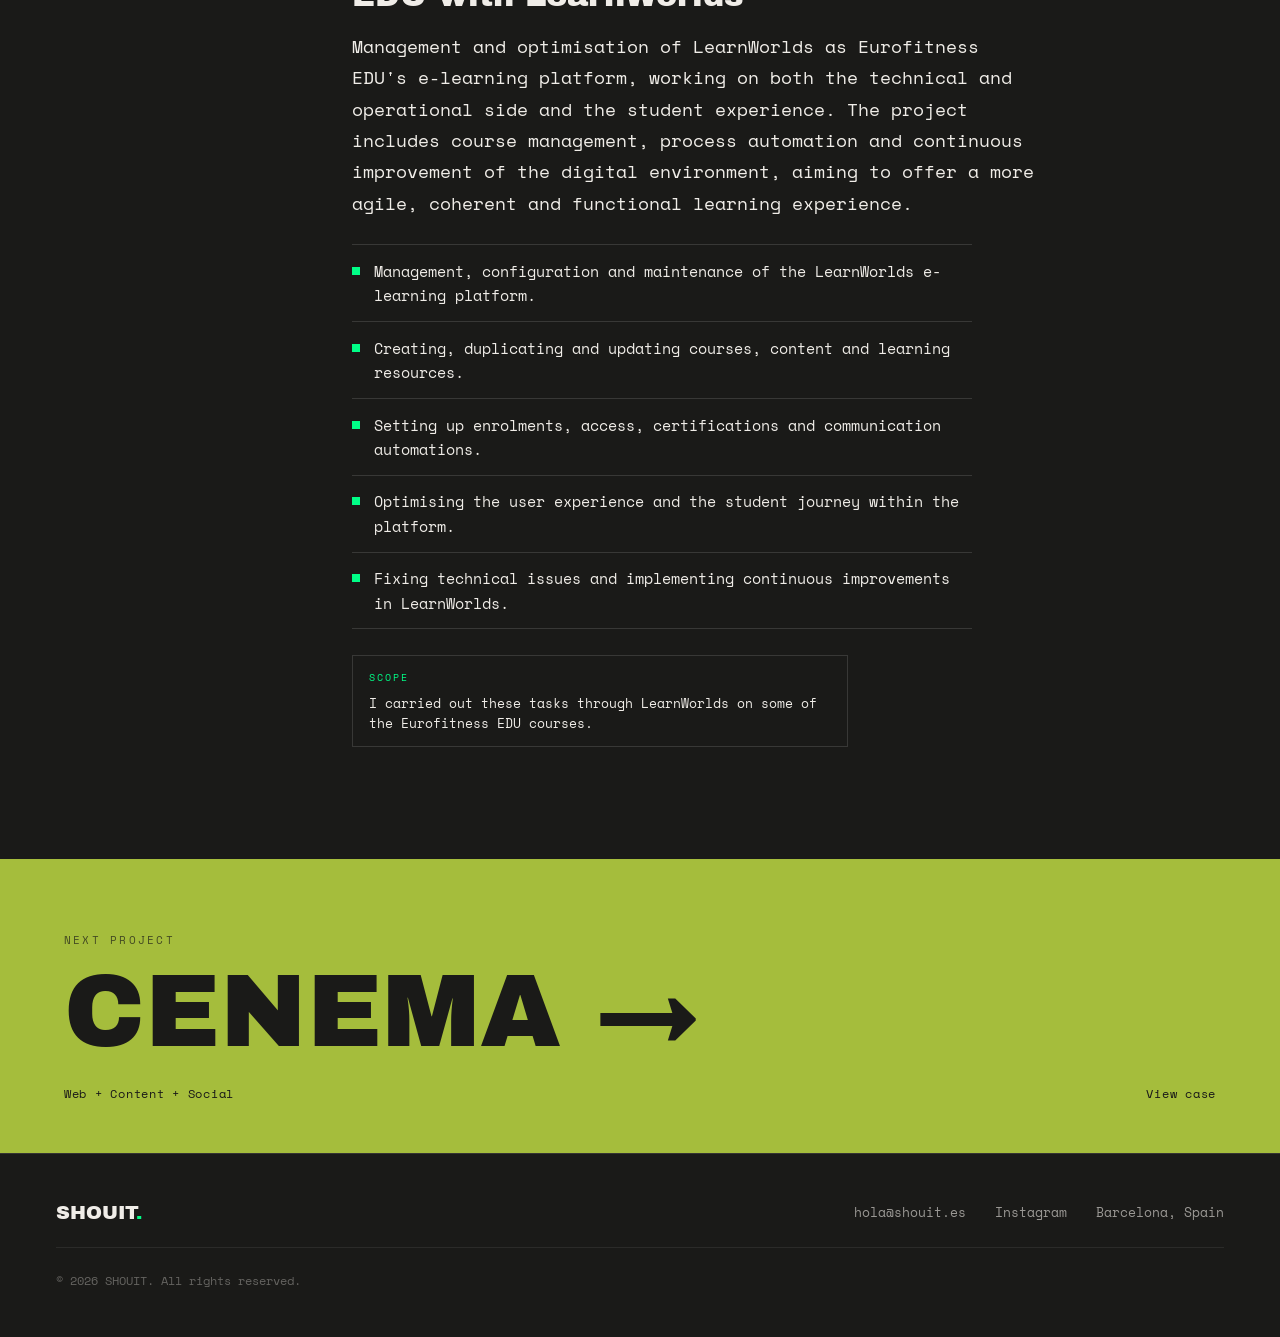
<file: proyectos/eurofitness-edu.html>
<!DOCTYPE html>
<html lang="es">
<head>
<meta charset="UTF-8">
<meta name="viewport" content="width=device-width, initial-scale=1.0">
<title>Eurofitness EDU — Genís Bernabé</title>
<meta name="description" content="Creación de contenido y gestión de redes sociales para Eurofitness EDU, la escuela de ciclos formativos deportivos del grupo Eurofitness en Barcelona.">

<link rel="preconnect" href="https://fonts.googleapis.com">
<link rel="preconnect" href="https://fonts.gstatic.com" crossorigin>
<link href="https://fonts.googleapis.com/css2?family=Archivo+Black&family=Space+Mono:ital,wght@0,400;0,700;1,400&display=swap" rel="stylesheet">

<link rel="stylesheet" href="/style.css">
</head>
<body>

<svg width="0" height="0" style="position:absolute" aria-hidden="true" focusable="false">
  <symbol id="i-web" viewBox="0 0 24 24"><rect x="3" y="4" width="18" height="12" rx="1.5"/><path d="M8 20h8M12 16v4"/></symbol>
  <symbol id="i-cam" viewBox="0 0 24 24"><path d="M4 8h3l2-3h6l2 3h3v11H4z"/><circle cx="12" cy="13.5" r="3.5"/></symbol>
  <symbol id="i-ig" viewBox="0 0 24 24"><rect x="4" y="4" width="16" height="16" rx="5"/><circle cx="12" cy="12" r="3.6"/><circle cx="17" cy="7" r=".6"/></symbol>
  <symbol id="i-pin" viewBox="0 0 24 24"><path d="M12 21s-6-5.5-6-10a6 6 0 0112 0c0 4.5-6 10-6 10z"/><circle cx="12" cy="11" r="2"/></symbol>
  <symbol id="i-user" viewBox="0 0 24 24"><circle cx="12" cy="8" r="4"/><path d="M4 21c0-4 4-6 8-6s8 2 8 6"/></symbol>
  <symbol id="i-out" viewBox="0 0 24 24"><path d="M7 17L17 7M9 7h8v8"/></symbol>
  <symbol id="i-pen" viewBox="0 0 24 24"><path d="M4 20l1-4 11-11 3 3L8 19z"/><path d="M14 7l3 3"/></symbol>
  <symbol id="i-learn" viewBox="0 0 24 24"><path d="M2 9l10-5 10 5-10 5z"/><path d="M6 11.5V16c0 1.5 3 3 6 3s6-1.5 6-3v-4.5"/></symbol>
</svg>

<!-- ============ CUSTOM CURSOR ============ -->
<div class="cursor" id="cursor" aria-hidden="true">
  <div class="cursor__dot"></div>
  <div class="cursor__ring"></div>
</div>

<header class="nav" id="nav">
  <a href="/index.html" class="nav__logo">GENÍS BERNABÉ<span class="dot">.</span></a>

  <nav class="nav__links" id="navLinks">
    <a href="/index.html#quien-soy"><span>01</span> Quién soy</a>
    <a href="/index.html#portfolio"><span>02</span> Portfolio</a>
    <a href="/index.html#sobre-mi"><span>03</span> Sobre mí</a>
    <a href="/index.html#contacto" class="nav__cta">Hablemos</a>
  </nav>

  <button class="nav__burger" id="burger" aria-label="Abrir menú" aria-expanded="false">
    <span></span><span></span>
  </button>
</header>
<main id="top" class="proyecto" style="--tint:#77b2df;--tint-ink:#1a1a18">

  <!-- ============ CABECERA ============ -->
  <header class="proyecto-head">
    <div class="proyecto-glow" aria-hidden="true"><div class="proyecto-bg"><span class="proyecto-blob"></span></div></div>
    <a class="proyecto-back" href="/index.html#portfolio">← Portfolio</a>
    <p class="proyecto-tag">Contenido + Redes</p>
    <h1 class="proyecto-title">Eurofitness EDU<span class="proyecto-dot"></span></h1>
    <div class="proyecto-chips">
      <div class="proyecto-chip proyecto-chip--logo" style="--lh:3.4rem"><div><small>Cliente</small><img src="/img/proyectos/eurofitness-edu/eurofitness-edu-logo.png" width="479" height="153" alt="Logo de Eurofitness EDU"></div></div>
      <div class="proyecto-chip"><span class="proyecto-chip__ic"><svg class="i" aria-hidden="true"><use href="#i-pin"/></svg></span><div><small>Sector</small><span>Formación deportiva · Barcelona</span></div></div>
      <div class="proyecto-chip"><span class="proyecto-chip__ic"><svg class="i" aria-hidden="true"><use href="#i-out"/></svg></span><div><small>Web</small><span><a href="https://eurofitnessedu.com/ca/" target="_blank" rel="noopener">eurofitnessedu.com</a> · <a href="https://www.instagram.com/eurofitnessedu/" target="_blank" rel="noopener">Instagram</a></span></div></div>
    </div>
  </header>

  <!-- ============ EL PROYECTO ============ -->
  <section class="proyecto-row">
    <h2 class="proyecto-lbl">El proyecto</h2>
    <div>
      <p class="proyecto-text">Creación de contenido y gestión de redes sociales para Eurofitness EDU, la escuela de ciclos formativos deportivos del grupo Eurofitness en Barcelona. Ofrece grados medios y superiores en fitness, socorrismo, fútbol o guía en el medio natural, con aulas integradas en instalaciones deportivas reales y más de 25 años formando profesionales.</p>
      <div class="proyecto-btns">
        <a href="https://eurofitnessedu.com/ca/" target="_blank" rel="noopener" class="proyecto-btn proyecto-btn--solid">Visitar eurofitnessedu.com ↗</a>
        <a href="https://www.instagram.com/eurofitnessedu/" target="_blank" rel="noopener" class="proyecto-btn">Ver en Instagram ↗</a>
      </div>
    </div>
  </section>

  <!-- ============ QUÉ HICE ============ -->
  <section class="proyecto-row proyecto-svc">
    <h2 class="proyecto-lbl">Qué hice</h2>
    <div>
    <!-- TODO: textos de cada servicio provisionales, revisar con Genís -->
    <div class="svcs" role="tablist" aria-label="Qué hice">
      <button type="button" class="svc" role="tab" id="svc-1" aria-controls="svp-1" aria-selected="true"><span class="svc__ic"><svg class="i" aria-hidden="true"><use href="#i-pen"/></svg></span><b>Creación de contenido</b><em>Contenido para la escuela.</em></button>
      <button type="button" class="svc" role="tab" id="svc-2" aria-controls="svp-2" aria-selected="false"><span class="svc__ic"><svg class="i" aria-hidden="true"><use href="#i-ig"/></svg></span><b>Redes sociales</b><em>Gestión de las redes.</em></button>
      <button type="button" class="svc" role="tab" id="svc-3" aria-controls="svp-3" aria-selected="false"><span class="svc__ic"><svg class="i" aria-hidden="true"><use href="#i-learn"/></svg></span><b>Plataforma de formación online</b><em>Gestión de LearnWorlds.</em></button>
    </div>
    <div class="svc-view" id="svp-1" role="tabpanel" aria-labelledby="svc-1">
      <div class="svc-media"><div class="svc-tile" aria-hidden="true"><svg class="i" aria-hidden="true"><use href="#i-pen"/></svg></div></div>
      <div class="svc-side"><h3>Contenido para la escuela</h3><p>Creación de contenido para Eurofitness EDU y sus ciclos formativos.</p></div>
    </div>
    <div class="svc-view" id="svp-2" role="tabpanel" aria-labelledby="svc-2" hidden>
      <div class="svc-media"><div class="svc-tile" aria-hidden="true"><svg class="i" aria-hidden="true"><use href="#i-ig"/></svg></div></div>
      <div class="svc-side"><h3>Gestión de redes</h3><p>Gestión de las redes sociales de Eurofitness EDU.</p></div>
    </div>
    <div class="svc-view" id="svp-3" role="tabpanel" aria-labelledby="svc-3" hidden>
      <div class="svc-media"><div class="svc-tile" aria-hidden="true"><svg class="i" aria-hidden="true"><use href="#i-learn"/></svg></div></div>
      <div class="svc-side"><h3>La plataforma e-learning</h3><p>Gestión de LearnWorlds como plataforma de formación online de la escuela: cursos, inscripciones y automatizaciones.</p><a class="svc-more" href="#plataforma">Ver el detalle más abajo ↓</a></div>
    </div>
    </div>
  </section>

  <!-- ============ LEARNWORLDS ============ -->
  <section class="proyecto-row proyecto-lw" id="plataforma">
    <h2 class="proyecto-lbl">Plataforma e-learning</h2>
    <div>
      <h3 class="proyecto-sub">Gestión y desarrollo de Eurofitness EDU con LearnWorlds</h3>
      <p class="proyecto-text">Gestión y optimización de LearnWorlds como plataforma e-learning de Eurofitness EDU, trabajando tanto la parte técnica y operativa como la experiencia del alumnado. El proyecto incluye la gestión de los cursos, la automatización de procesos y la mejora continua del entorno digital, con el objetivo de ofrecer una experiencia formativa más ágil, coherente y funcional.</p>
      <ul class="proyecto-list">
        <li>Gestión, configuración y mantenimiento de la plataforma e-learning LearnWorlds.</li>
        <li>Creación, duplicación y actualización de cursos, contenidos y recursos formativos.</li>
        <li>Configuración de inscripciones, accesos, certificaciones y automatizaciones de comunicación.</li>
        <li>Optimización de la experiencia de usuario y del recorrido del alumno dentro de la plataforma.</li>
        <li>Resolución de incidencias técnicas e implementación de mejoras continuas en LearnWorlds.</li>
      </ul>
      <p class="proyecto-note"><span>Alcance</span> Estas tareas las realicé a través de LearnWorlds en algunos de los cursos de Eurofitness EDU.</p>
    </div>
  </section>

  <!-- ============ SIGUIENTE PROYECTO ============ -->
  <a class="proyecto-next" href="/proyectos/cenema.html" style="--tint:#a5bd3c;--tint-ink:#1a1a18">
    <span class="proyecto-next__lbl">Siguiente proyecto</span>
    <span class="proyecto-next__name">CENEMA →</span>
    <span class="proyecto-next__row"><span>Web + Contenido + Redes</span><span>Ver caso</span></span>
  </a>

</main>

<!-- ============ FOOTER ============ -->
<footer class="footer">
  <a href="/index.html" class="footer__brand">SHOUIT<span class="dot">.</span></a>
  <div class="footer__meta">
    <a href="mailto:hola@shouit.es">hola@shouit.es</a>
    <a href="https://instagram.com" target="_blank" rel="noopener">Instagram</a>
    <span>Barcelona, España</span>
  </div>
  <p class="footer__copy">© <span id="year"></span> SHOUIT. Todos los derechos reservados.</p>
</footer>

<script src="/i18n.js"></script>
<script src="/script.js"></script>
</body>
</html>
</file>
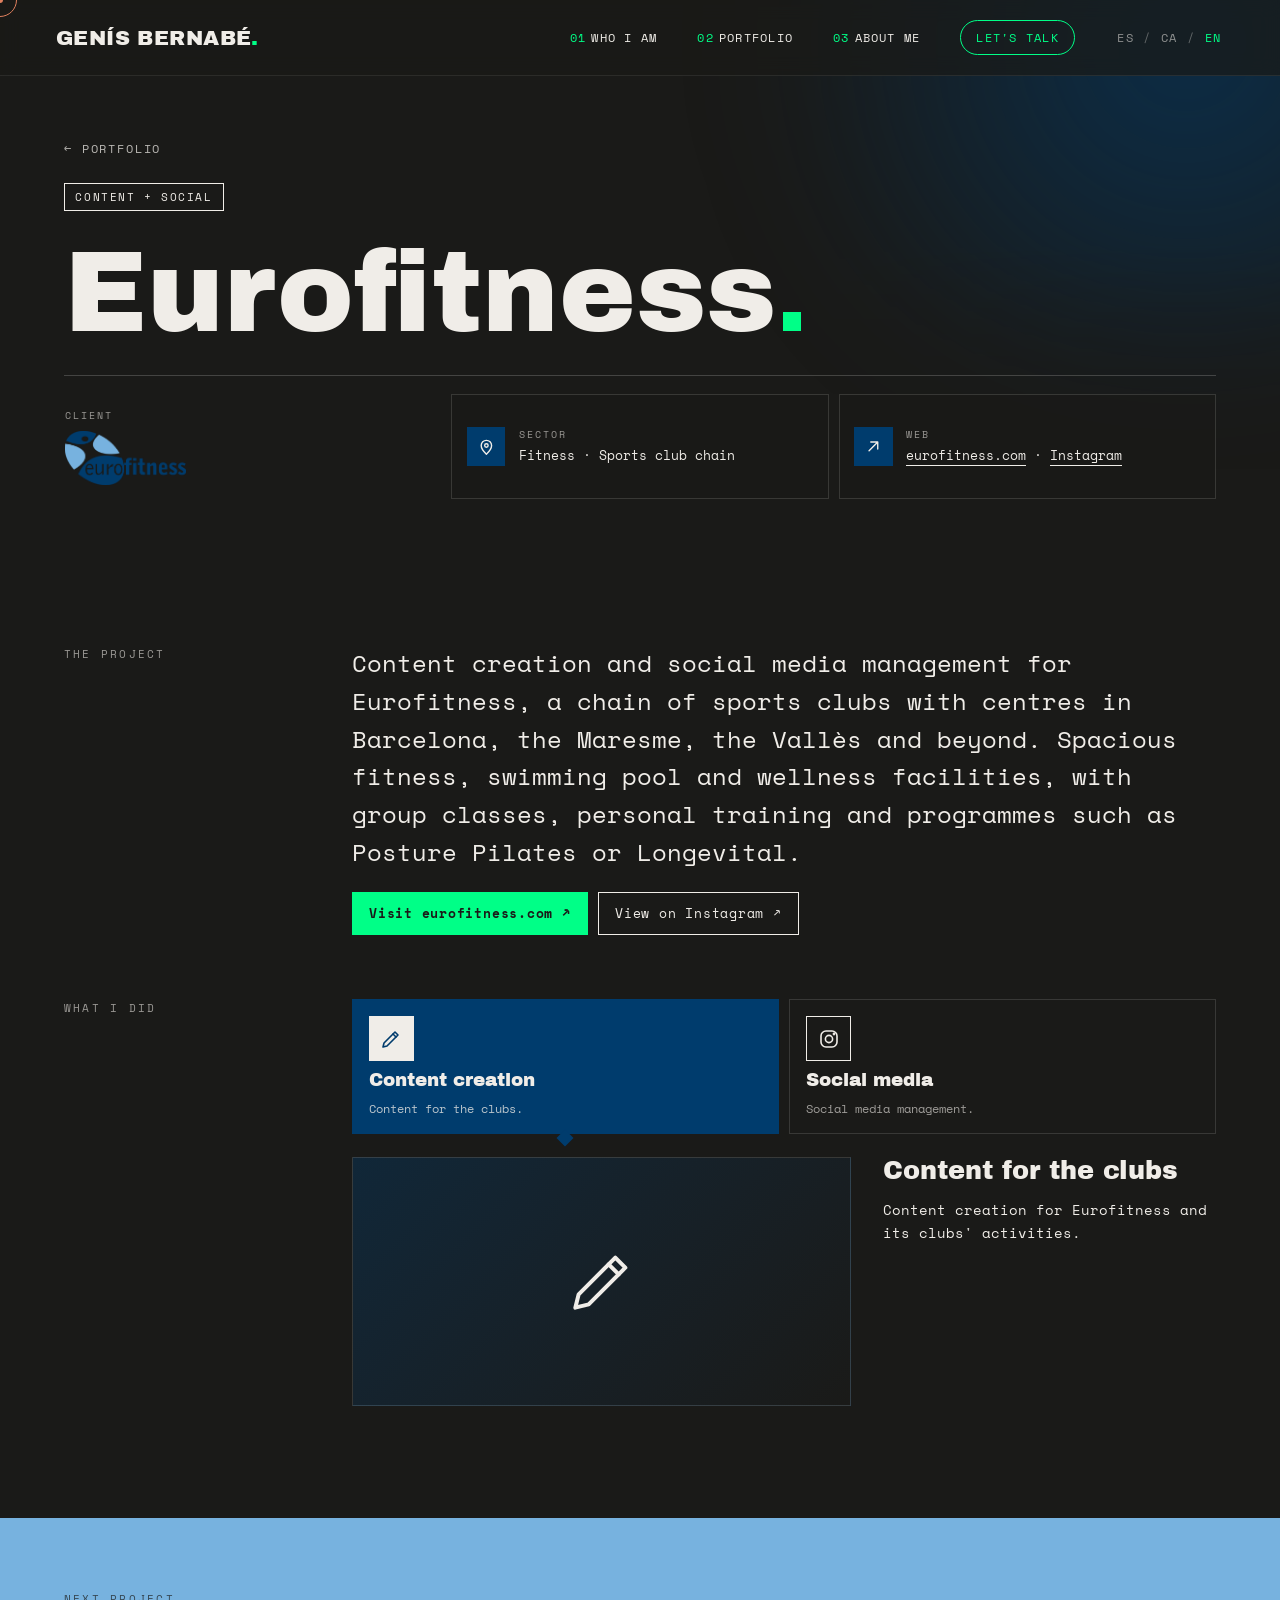
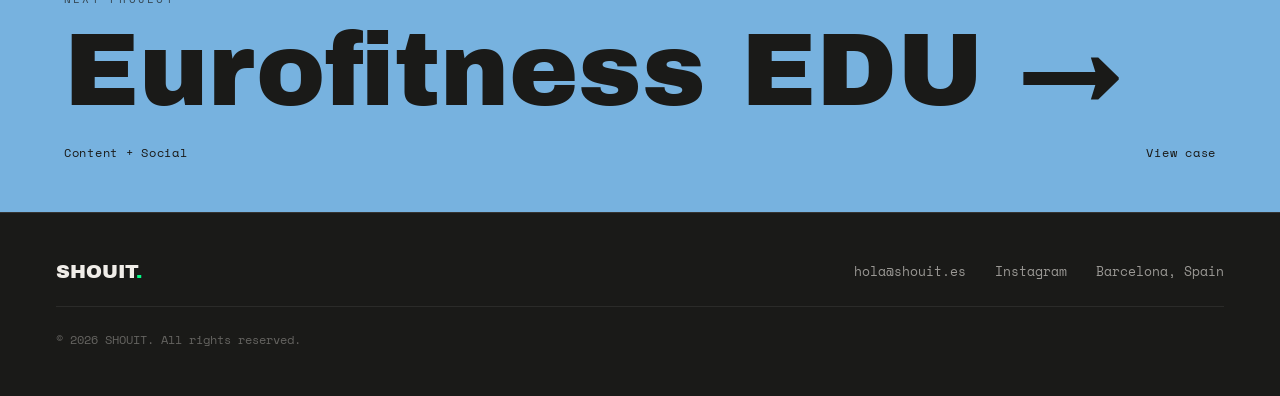
<file: proyectos/eurofitness.html>
<!DOCTYPE html>
<html lang="es">
<head>
<meta charset="UTF-8">
<meta name="viewport" content="width=device-width, initial-scale=1.0">
<title>Eurofitness — Genís Bernabé</title>
<meta name="description" content="Creación de contenido y gestión de redes sociales para Eurofitness, una cadena de clubs deportivos en Barcelona, el Maresme y el Vallès.">

<link rel="preconnect" href="https://fonts.googleapis.com">
<link rel="preconnect" href="https://fonts.gstatic.com" crossorigin>
<link href="https://fonts.googleapis.com/css2?family=Archivo+Black&family=Space+Mono:ital,wght@0,400;0,700;1,400&display=swap" rel="stylesheet">

<link rel="stylesheet" href="/style.css">
</head>
<body>

<svg width="0" height="0" style="position:absolute" aria-hidden="true" focusable="false">
  <symbol id="i-web" viewBox="0 0 24 24"><rect x="3" y="4" width="18" height="12" rx="1.5"/><path d="M8 20h8M12 16v4"/></symbol>
  <symbol id="i-cam" viewBox="0 0 24 24"><path d="M4 8h3l2-3h6l2 3h3v11H4z"/><circle cx="12" cy="13.5" r="3.5"/></symbol>
  <symbol id="i-ig" viewBox="0 0 24 24"><rect x="4" y="4" width="16" height="16" rx="5"/><circle cx="12" cy="12" r="3.6"/><circle cx="17" cy="7" r=".6"/></symbol>
  <symbol id="i-pin" viewBox="0 0 24 24"><path d="M12 21s-6-5.5-6-10a6 6 0 0112 0c0 4.5-6 10-6 10z"/><circle cx="12" cy="11" r="2"/></symbol>
  <symbol id="i-user" viewBox="0 0 24 24"><circle cx="12" cy="8" r="4"/><path d="M4 21c0-4 4-6 8-6s8 2 8 6"/></symbol>
  <symbol id="i-out" viewBox="0 0 24 24"><path d="M7 17L17 7M9 7h8v8"/></symbol>
  <symbol id="i-pen" viewBox="0 0 24 24"><path d="M4 20l1-4 11-11 3 3L8 19z"/><path d="M14 7l3 3"/></symbol>
  <symbol id="i-learn" viewBox="0 0 24 24"><path d="M2 9l10-5 10 5-10 5z"/><path d="M6 11.5V16c0 1.5 3 3 6 3s6-1.5 6-3v-4.5"/></symbol>
</svg>

<!-- ============ CUSTOM CURSOR ============ -->
<div class="cursor" id="cursor" aria-hidden="true">
  <div class="cursor__dot"></div>
  <div class="cursor__ring"></div>
</div>

<header class="nav" id="nav">
  <a href="/index.html" class="nav__logo">GENÍS BERNABÉ<span class="dot">.</span></a>

  <nav class="nav__links" id="navLinks">
    <a href="/index.html#quien-soy"><span>01</span> Quién soy</a>
    <a href="/index.html#portfolio"><span>02</span> Portfolio</a>
    <a href="/index.html#sobre-mi"><span>03</span> Sobre mí</a>
    <a href="/index.html#contacto" class="nav__cta">Hablemos</a>
  </nav>

  <button class="nav__burger" id="burger" aria-label="Abrir menú" aria-expanded="false">
    <span></span><span></span>
  </button>
</header>
<main id="top" class="proyecto" style="--tint:#003c6d;--tint-ink:#f0ede8">

  <!-- ============ CABECERA ============ -->
  <header class="proyecto-head">
    <div class="proyecto-glow" aria-hidden="true"><div class="proyecto-bg"><span class="proyecto-blob"></span></div></div>
    <a class="proyecto-back" href="/index.html#portfolio">← Portfolio</a>
    <p class="proyecto-tag">Contenido + Redes</p>
    <h1 class="proyecto-title">Eurofitness<span class="proyecto-dot"></span></h1>
    <div class="proyecto-chips">
      <div class="proyecto-chip proyecto-chip--logo" style="--lh:3.4rem"><div><small>Cliente</small><img src="/img/proyectos/eurofitness/eurofitness-logo.png" width="499" height="225" alt="Logo de Eurofitness"></div></div>
      <div class="proyecto-chip"><span class="proyecto-chip__ic"><svg class="i" aria-hidden="true"><use href="#i-pin"/></svg></span><div><small>Sector</small><span>Fitness · Cadena de clubs deportivos</span></div></div>
      <div class="proyecto-chip"><span class="proyecto-chip__ic"><svg class="i" aria-hidden="true"><use href="#i-out"/></svg></span><div><small>Web</small><span><a href="https://eurofitness.com" target="_blank" rel="noopener">eurofitness.com</a> · <a href="https://www.instagram.com/clubseurofitness/" target="_blank" rel="noopener">Instagram</a></span></div></div>
    </div>
  </header>

  <!-- ============ EL PROYECTO ============ -->
  <section class="proyecto-row">
    <h2 class="proyecto-lbl">El proyecto</h2>
    <div>
      <p class="proyecto-text">Creación de contenido y gestión de redes sociales para Eurofitness, una cadena de clubs deportivos con centros en Barcelona, el Maresme, el Vallès y más allá. Instalaciones amplias de fitness, piscina y wellness, con actividades dirigidas, entrenamiento personal y programas como Posture Pilates o Longevital.</p>
      <div class="proyecto-btns">
        <a href="https://eurofitness.com" target="_blank" rel="noopener" class="proyecto-btn proyecto-btn--solid">Visitar eurofitness.com ↗</a>
        <a href="https://www.instagram.com/clubseurofitness/" target="_blank" rel="noopener" class="proyecto-btn">Ver en Instagram ↗</a>
      </div>
    </div>
  </section>

  <!-- ============ QUÉ HICE ============ -->
  <section class="proyecto-row proyecto-svc">
    <h2 class="proyecto-lbl">Qué hice</h2>
    <div>
    <!-- TODO: textos de cada servicio provisionales, revisar con Genís -->
    <div class="svcs" role="tablist" aria-label="Qué hice">
      <button type="button" class="svc" role="tab" id="svc-1" aria-controls="svp-1" aria-selected="true"><span class="svc__ic"><svg class="i" aria-hidden="true"><use href="#i-pen"/></svg></span><b>Creación de contenido</b><em>Contenido para los clubs.</em></button>
      <button type="button" class="svc" role="tab" id="svc-2" aria-controls="svp-2" aria-selected="false"><span class="svc__ic"><svg class="i" aria-hidden="true"><use href="#i-ig"/></svg></span><b>Redes sociales</b><em>Gestión de las redes.</em></button>
    </div>
    <div class="svc-view" id="svp-1" role="tabpanel" aria-labelledby="svc-1">
      <div class="svc-media"><div class="svc-tile" aria-hidden="true"><svg class="i" aria-hidden="true"><use href="#i-pen"/></svg></div></div>
      <div class="svc-side"><h3>Contenido para los clubs</h3><p>Creación de contenido para Eurofitness y las actividades de sus clubs.</p></div>
    </div>
    <div class="svc-view" id="svp-2" role="tabpanel" aria-labelledby="svc-2" hidden>
      <div class="svc-media"><div class="svc-tile" aria-hidden="true"><svg class="i" aria-hidden="true"><use href="#i-ig"/></svg></div></div>
      <div class="svc-side"><h3>Gestión de redes</h3><p>Gestión de las redes sociales de Eurofitness.</p></div>
    </div>
    </div>
  </section>

  <!-- ============ SIGUIENTE PROYECTO ============ -->
  <a class="proyecto-next" href="/proyectos/eurofitness-edu.html" style="--tint:#77b2df;--tint-ink:#1a1a18">
    <span class="proyecto-next__lbl">Siguiente proyecto</span>
    <span class="proyecto-next__name">Eurofitness EDU →</span>
    <span class="proyecto-next__row"><span>Contenido + Redes</span><span>Ver caso</span></span>
  </a>

</main>

<!-- ============ FOOTER ============ -->
<footer class="footer">
  <a href="/index.html" class="footer__brand">SHOUIT<span class="dot">.</span></a>
  <div class="footer__meta">
    <a href="mailto:hola@shouit.es">hola@shouit.es</a>
    <a href="https://instagram.com" target="_blank" rel="noopener">Instagram</a>
    <span>Barcelona, España</span>
  </div>
  <p class="footer__copy">© <span id="year"></span> SHOUIT. Todos los derechos reservados.</p>
</footer>

<script src="/i18n.js"></script>
<script src="/script.js"></script>
</body>
</html>
</file>
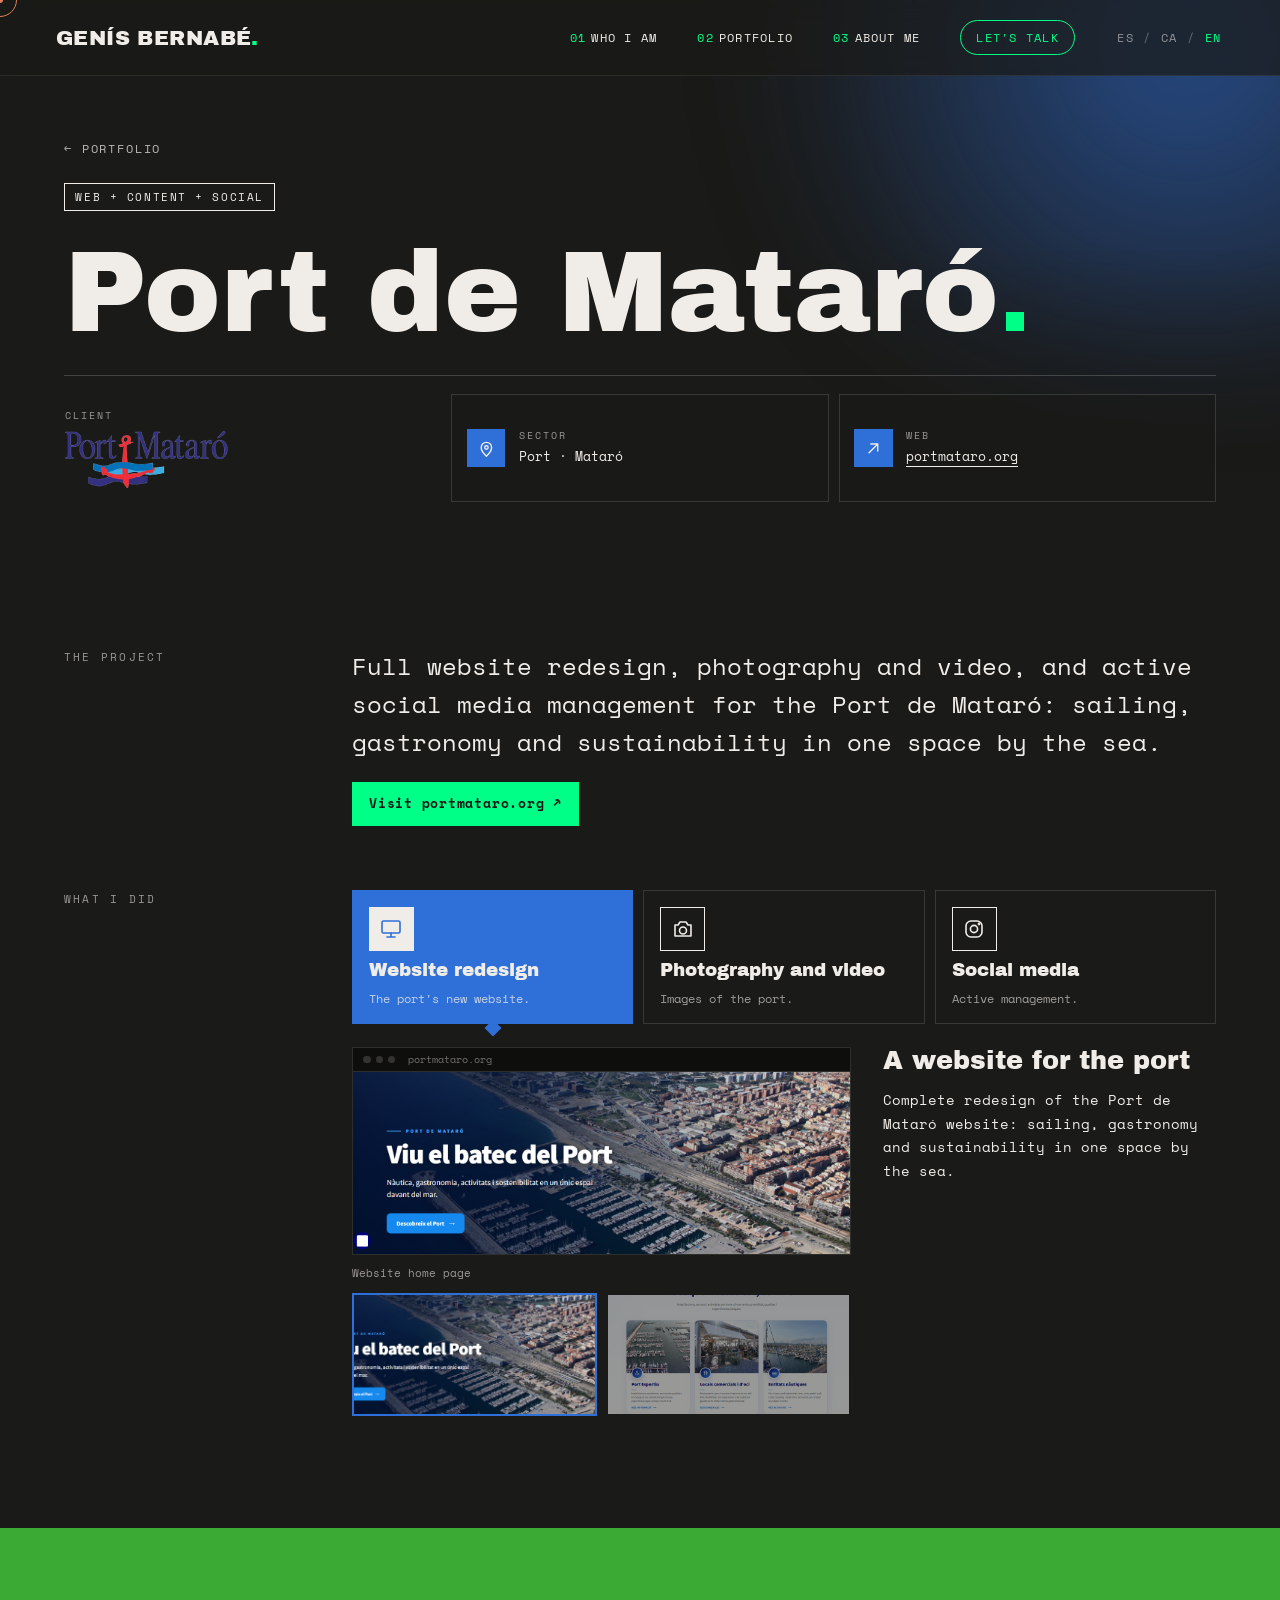
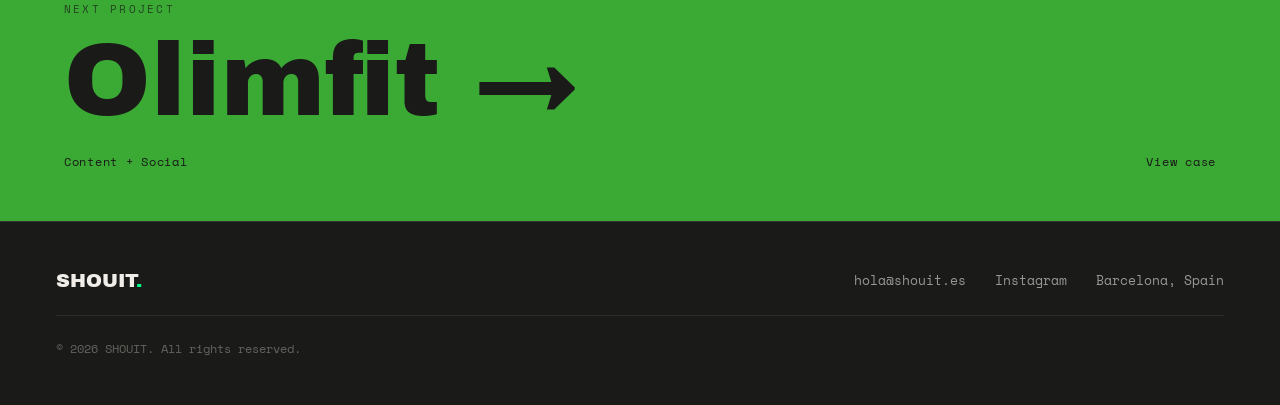
<file: proyectos/mataro.html>
<!DOCTYPE html>
<html lang="es">
<head>
<meta charset="UTF-8">
<meta name="viewport" content="width=device-width, initial-scale=1.0">
<title>Port de Mataró — Genís Bernabé</title>
<meta name="description" content="Rediseño web, fotografía y gestión de redes sociales para el Port de Mataró.">

<link rel="preconnect" href="https://fonts.googleapis.com">
<link rel="preconnect" href="https://fonts.gstatic.com" crossorigin>
<link href="https://fonts.googleapis.com/css2?family=Archivo+Black&family=Space+Mono:ital,wght@0,400;0,700;1,400&display=swap" rel="stylesheet">

<link rel="stylesheet" href="/style.css">
</head>
<body>

<svg width="0" height="0" style="position:absolute" aria-hidden="true" focusable="false">
  <symbol id="i-web" viewBox="0 0 24 24"><rect x="3" y="4" width="18" height="12" rx="1.5"/><path d="M8 20h8M12 16v4"/></symbol>
  <symbol id="i-cam" viewBox="0 0 24 24"><path d="M4 8h3l2-3h6l2 3h3v11H4z"/><circle cx="12" cy="13.5" r="3.5"/></symbol>
  <symbol id="i-ig" viewBox="0 0 24 24"><rect x="4" y="4" width="16" height="16" rx="5"/><circle cx="12" cy="12" r="3.6"/><circle cx="17" cy="7" r=".6"/></symbol>
  <symbol id="i-pin" viewBox="0 0 24 24"><path d="M12 21s-6-5.5-6-10a6 6 0 0112 0c0 4.5-6 10-6 10z"/><circle cx="12" cy="11" r="2"/></symbol>
  <symbol id="i-user" viewBox="0 0 24 24"><circle cx="12" cy="8" r="4"/><path d="M4 21c0-4 4-6 8-6s8 2 8 6"/></symbol>
  <symbol id="i-out" viewBox="0 0 24 24"><path d="M7 17L17 7M9 7h8v8"/></symbol>
  <symbol id="i-pen" viewBox="0 0 24 24"><path d="M4 20l1-4 11-11 3 3L8 19z"/><path d="M14 7l3 3"/></symbol>
  <symbol id="i-learn" viewBox="0 0 24 24"><path d="M2 9l10-5 10 5-10 5z"/><path d="M6 11.5V16c0 1.5 3 3 6 3s6-1.5 6-3v-4.5"/></symbol>
</svg>

<!-- ============ CUSTOM CURSOR ============ -->
<div class="cursor" id="cursor" aria-hidden="true">
  <div class="cursor__dot"></div>
  <div class="cursor__ring"></div>
</div>

<header class="nav" id="nav">
  <a href="/index.html" class="nav__logo">GENÍS BERNABÉ<span class="dot">.</span></a>

  <nav class="nav__links" id="navLinks">
    <a href="/index.html#quien-soy"><span>01</span> Quién soy</a>
    <a href="/index.html#portfolio"><span>02</span> Portfolio</a>
    <a href="/index.html#sobre-mi"><span>03</span> Sobre mí</a>
    <a href="/index.html#contacto" class="nav__cta">Hablemos</a>
  </nav>

  <button class="nav__burger" id="burger" aria-label="Abrir menú" aria-expanded="false">
    <span></span><span></span>
  </button>
</header>
<main id="top" class="proyecto" style="--tint:#2f6fd8;--tint-ink:#f0ede8">

  <!-- ============ CABECERA ============ -->
  <header class="proyecto-head">
    <div class="proyecto-glow" aria-hidden="true"><div class="proyecto-bg"><span class="proyecto-blob"></span></div></div>
    <a class="proyecto-back" href="/index.html#portfolio">← Portfolio</a>
    <p class="proyecto-tag">Web + Contenido + Redes</p>
    <h1 class="proyecto-title">Port de Mataró<span class="proyecto-dot"></span></h1>
    <div class="proyecto-chips">
      <div class="proyecto-chip proyecto-chip--logo" style="--lh:3.6rem"><div><small>Cliente</small><img src="/img/proyectos/port%20de%20mataro/mataro-logo.png" width="996" height="353" alt="Logo de Port de Mataró"></div></div>
      <div class="proyecto-chip"><span class="proyecto-chip__ic"><svg class="i" aria-hidden="true"><use href="#i-pin"/></svg></span><div><small>Sector</small><span>Puerto · Mataró</span></div></div>
      <div class="proyecto-chip"><span class="proyecto-chip__ic"><svg class="i" aria-hidden="true"><use href="#i-out"/></svg></span><div><small>Web</small><span><a href="https://portmataro.org/" target="_blank" rel="noopener">portmataro.org</a></span></div></div>
    </div>
  </header>

  <!-- ============ EL PROYECTO ============ -->
  <section class="proyecto-row">
    <h2 class="proyecto-lbl">El proyecto</h2>
    <div>
      <p class="proyecto-text">Rediseño web completo, fotografía y vídeo, y gestión activa de redes sociales para el Port de Mataró: náutica, gastronomía y sostenibilidad en un mismo espacio frente al mar.</p>
        <div class="proyecto-btns">
          <a href="https://portmataro.org/" target="_blank" rel="noopener" class="proyecto-btn proyecto-btn--solid">Visitar portmataro.org ↗</a>
        </div>
    </div>
  </section>

  <!-- ============ QUÉ HICE ============ -->
  <section class="proyecto-row proyecto-svc">
    <h2 class="proyecto-lbl">Qué hice</h2>
    <div>
    <!-- TODO: textos de cada servicio provisionales, revisar con Genís -->
    <div class="svcs" role="tablist" aria-label="Qué hice">
      <button type="button" class="svc" role="tab" id="svc-1" aria-controls="svp-1" aria-selected="true"><span class="svc__ic"><svg class="i" aria-hidden="true"><use href="#i-web"/></svg></span><b>Rediseño web</b><em>Nueva web del puerto.</em></button>
      <button type="button" class="svc" role="tab" id="svc-2" aria-controls="svp-2" aria-selected="false"><span class="svc__ic"><svg class="i" aria-hidden="true"><use href="#i-cam"/></svg></span><b>Fotografía y vídeo</b><em>Imágenes del puerto.</em></button>
      <button type="button" class="svc" role="tab" id="svc-3" aria-controls="svp-3" aria-selected="false"><span class="svc__ic"><svg class="i" aria-hidden="true"><use href="#i-ig"/></svg></span><b>Redes sociales</b><em>Gestión activa.</em></button>
    </div>
    <div class="svc-view" id="svp-1" role="tabpanel" aria-labelledby="svc-1">
      <div class="svc-media"><div class="svc-stage"><figure class="proyecto-shot"><div class="proyecto-shot__frame"><div class="proyecto-shot__bar" aria-hidden="true"><i></i><i></i><i></i><span>portmataro.org</span></div><img src="/img/proyectos/port%20de%20mataro/mataro-01.jpg.png" width="1328" height="486" alt="Portada de la web del Port de Mataró — Viu el batec del Port" loading="lazy"></div><figcaption>Portada de la web</figcaption></figure><figure class="proyecto-shot" hidden><div class="proyecto-shot__frame"><div class="proyecto-shot__bar" aria-hidden="true"><i></i><i></i><i></i><span>portmataro.org</span></div><img src="/img/proyectos/port%20de%20mataro/mataro-02.jpg.png" width="706" height="493" alt="Port de Mataró — servicios del puerto" loading="lazy"></div><figcaption>Servicios del puerto</figcaption></figure></div><div class="svc-thumbs"><button type="button" aria-label="Portada de la web" aria-pressed="true"><img src="/img/proyectos/port%20de%20mataro/mataro-01.jpg.png" alt="" loading="lazy"></button><button type="button" aria-label="Servicios del puerto" aria-pressed="false"><img src="/img/proyectos/port%20de%20mataro/mataro-02.jpg.png" alt="" loading="lazy"></button></div></div>
      <div class="svc-side"><h3>Una web para el puerto</h3><p>Rediseño completo de la web del Port de Mataró: náutica, gastronomía y sostenibilidad en un mismo espacio frente al mar.</p></div>
    </div>
    <div class="svc-view" id="svp-2" role="tabpanel" aria-labelledby="svc-2" hidden>
      <div class="svc-media"><div class="svc-tile" aria-hidden="true"><svg class="i" aria-hidden="true"><use href="#i-cam"/></svg></div></div>
      <div class="svc-side"><h3>El puerto, en imagen</h3><p>Fotografía y vídeo del Port de Mataró y de su actividad.</p></div>
    </div>
    <div class="svc-view" id="svp-3" role="tabpanel" aria-labelledby="svc-3" hidden>
      <div class="svc-media"><div class="svc-tile" aria-hidden="true"><svg class="i" aria-hidden="true"><use href="#i-ig"/></svg></div></div>
      <div class="svc-side"><h3>Gestión activa de redes</h3><p>Gestión activa de las redes sociales del Port de Mataró.</p></div>
    </div>
    </div>
  </section>

  <!-- ============ SIGUIENTE PROYECTO ============ -->
  <a class="proyecto-next" href="/proyectos/olimfit.html" style="--tint:#3aaa35;--tint-ink:#1a1a18">
    <span class="proyecto-next__lbl">Siguiente proyecto</span>
    <span class="proyecto-next__name">Olimfit →</span>
    <span class="proyecto-next__row"><span>Contenido + Redes</span><span>Ver caso</span></span>
  </a>

</main>

<!-- ============ FOOTER ============ -->
<footer class="footer">
  <a href="/index.html" class="footer__brand">SHOUIT<span class="dot">.</span></a>
  <div class="footer__meta">
    <a href="mailto:hola@shouit.es">hola@shouit.es</a>
    <a href="https://instagram.com" target="_blank" rel="noopener">Instagram</a>
    <span>Barcelona, España</span>
  </div>
  <p class="footer__copy">© <span id="year"></span> SHOUIT. Todos los derechos reservados.</p>
</footer>

<script src="/i18n.js"></script>
<script src="/script.js"></script>
</body>
</html>
</file>
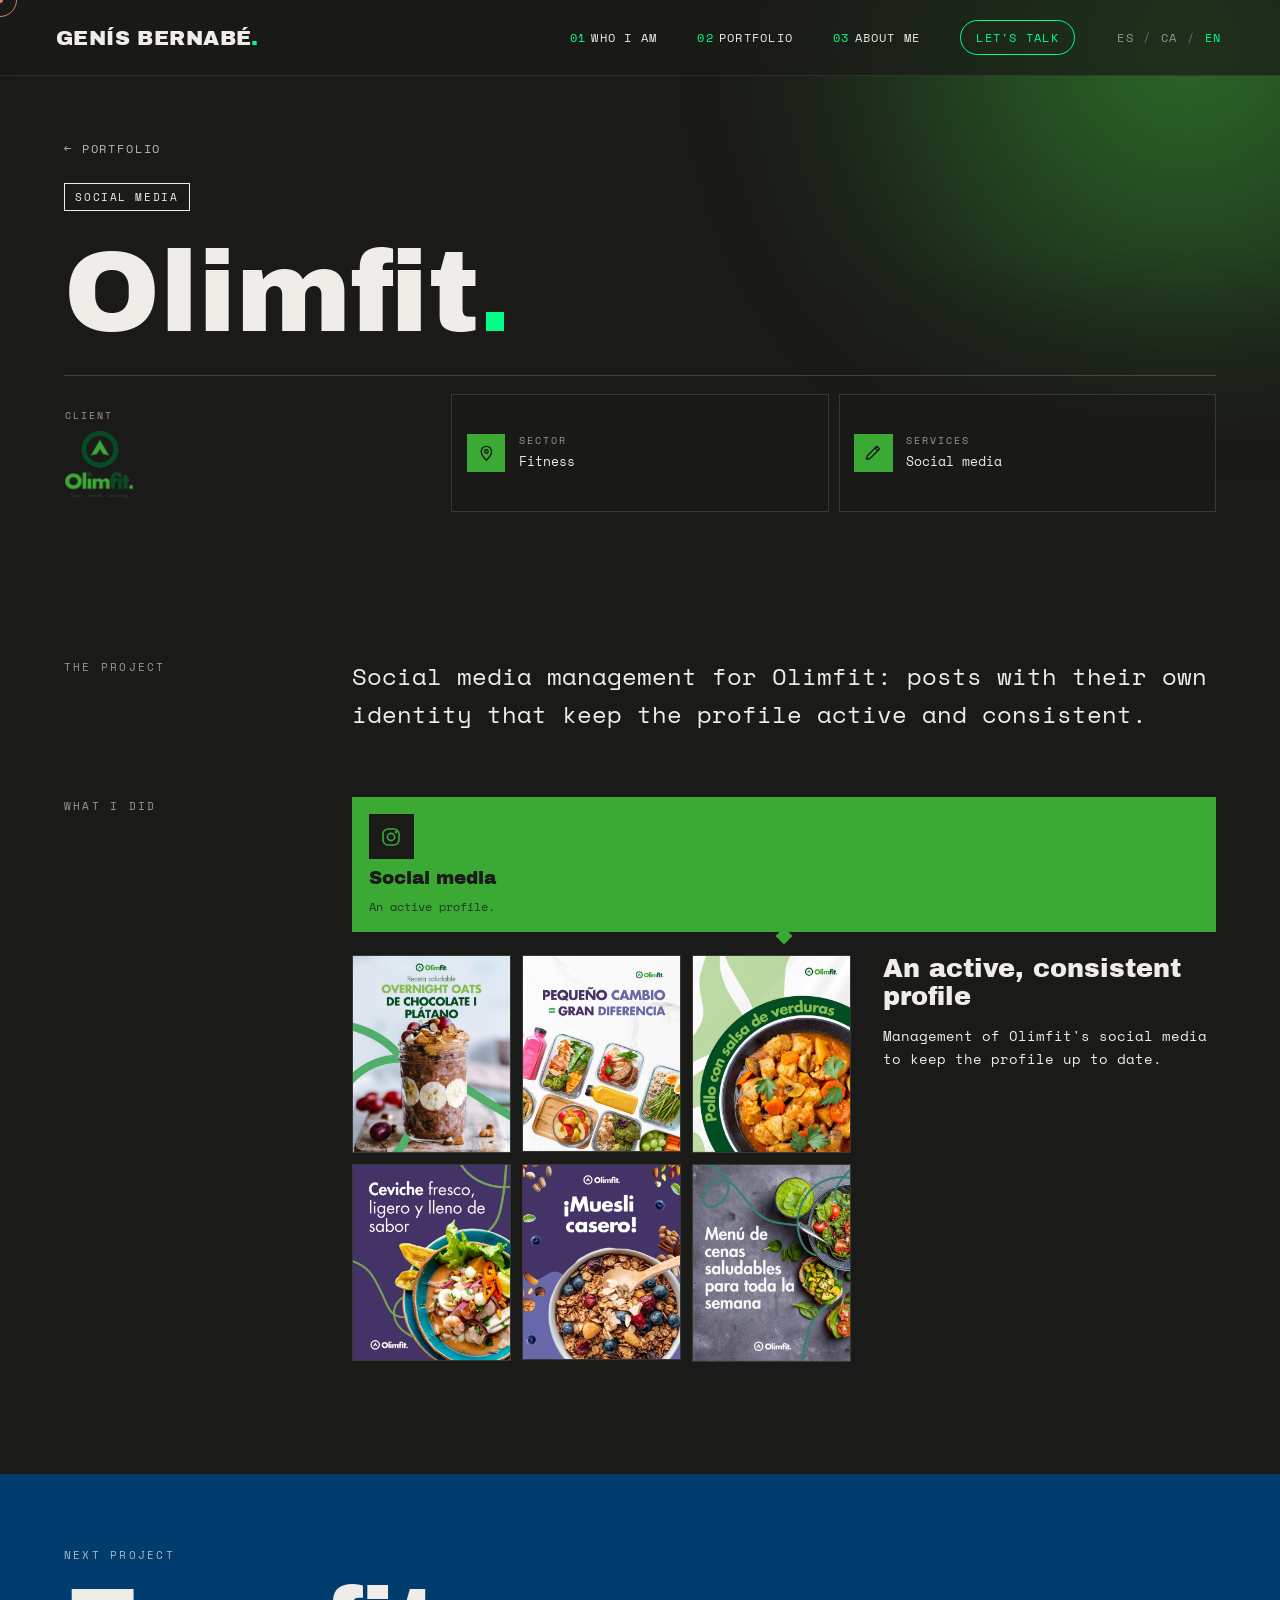
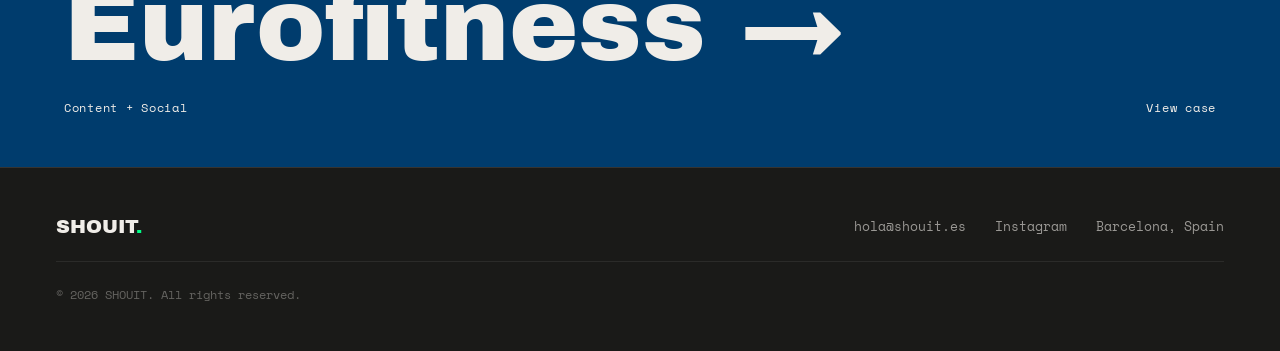
<file: proyectos/olimfit.html>
<!DOCTYPE html>
<html lang="es">
<head>
<meta charset="UTF-8">
<meta name="viewport" content="width=device-width, initial-scale=1.0">
<title>Olimfit — Genís Bernabé</title>
<meta name="description" content="Gestión de redes sociales para Olimfit.">

<link rel="preconnect" href="https://fonts.googleapis.com">
<link rel="preconnect" href="https://fonts.gstatic.com" crossorigin>
<link href="https://fonts.googleapis.com/css2?family=Archivo+Black&family=Space+Mono:ital,wght@0,400;0,700;1,400&display=swap" rel="stylesheet">

<link rel="stylesheet" href="/style.css">
</head>
<body>

<svg width="0" height="0" style="position:absolute" aria-hidden="true" focusable="false">
  <symbol id="i-web" viewBox="0 0 24 24"><rect x="3" y="4" width="18" height="12" rx="1.5"/><path d="M8 20h8M12 16v4"/></symbol>
  <symbol id="i-cam" viewBox="0 0 24 24"><path d="M4 8h3l2-3h6l2 3h3v11H4z"/><circle cx="12" cy="13.5" r="3.5"/></symbol>
  <symbol id="i-ig" viewBox="0 0 24 24"><rect x="4" y="4" width="16" height="16" rx="5"/><circle cx="12" cy="12" r="3.6"/><circle cx="17" cy="7" r=".6"/></symbol>
  <symbol id="i-pin" viewBox="0 0 24 24"><path d="M12 21s-6-5.5-6-10a6 6 0 0112 0c0 4.5-6 10-6 10z"/><circle cx="12" cy="11" r="2"/></symbol>
  <symbol id="i-user" viewBox="0 0 24 24"><circle cx="12" cy="8" r="4"/><path d="M4 21c0-4 4-6 8-6s8 2 8 6"/></symbol>
  <symbol id="i-out" viewBox="0 0 24 24"><path d="M7 17L17 7M9 7h8v8"/></symbol>
  <symbol id="i-pen" viewBox="0 0 24 24"><path d="M4 20l1-4 11-11 3 3L8 19z"/><path d="M14 7l3 3"/></symbol>
  <symbol id="i-learn" viewBox="0 0 24 24"><path d="M2 9l10-5 10 5-10 5z"/><path d="M6 11.5V16c0 1.5 3 3 6 3s6-1.5 6-3v-4.5"/></symbol>
</svg>

<!-- ============ CUSTOM CURSOR ============ -->
<div class="cursor" id="cursor" aria-hidden="true">
  <div class="cursor__dot"></div>
  <div class="cursor__ring"></div>
</div>

<header class="nav" id="nav">
  <a href="/index.html" class="nav__logo">GENÍS BERNABÉ<span class="dot">.</span></a>

  <nav class="nav__links" id="navLinks">
    <a href="/index.html#quien-soy"><span>01</span> Quién soy</a>
    <a href="/index.html#portfolio"><span>02</span> Portfolio</a>
    <a href="/index.html#sobre-mi"><span>03</span> Sobre mí</a>
    <a href="/index.html#contacto" class="nav__cta">Hablemos</a>
  </nav>

  <button class="nav__burger" id="burger" aria-label="Abrir menú" aria-expanded="false">
    <span></span><span></span>
  </button>
</header>
<main id="top" class="proyecto" style="--tint:#3aaa35;--tint-ink:#1a1a18">
  <!-- TODO: texto y sector provisionales, confirmar con Genís -->

  <!-- ============ CABECERA ============ -->
  <header class="proyecto-head">
    <div class="proyecto-glow" aria-hidden="true"><div class="proyecto-bg"><span class="proyecto-blob"></span></div></div>
    <a class="proyecto-back" href="/index.html#portfolio">← Portfolio</a>
    <p class="proyecto-tag">Redes</p>
    <h1 class="proyecto-title">Olimfit<span class="proyecto-dot"></span></h1>
    <div class="proyecto-chips">
      <div class="proyecto-chip proyecto-chip--logo" style="--lh:4.2rem"><div><small>Cliente</small><img src="/img/proyectos/olimfit/olimfit-logo.png" width="284" height="282" alt="Logo de Olimfit"></div></div>
      <div class="proyecto-chip"><span class="proyecto-chip__ic"><svg class="i" aria-hidden="true"><use href="#i-pin"/></svg></span><div><small>Sector</small><span>Fitness</span></div></div>
      <div class="proyecto-chip"><span class="proyecto-chip__ic"><svg class="i" aria-hidden="true"><use href="#i-pen"/></svg></span><div><small>Servicios</small><span>Redes sociales</span></div></div>
    </div>
  </header>

  <!-- ============ EL PROYECTO ============ -->
  <section class="proyecto-row">
    <h2 class="proyecto-lbl">El proyecto</h2>
    <div>
      <p class="proyecto-text">Gestión de redes sociales para Olimfit: publicaciones con identidad propia que mantienen el perfil activo y coherente.</p>
    </div>
  </section>

  <!-- ============ QUÉ HICE ============ -->
  <section class="proyecto-row proyecto-svc">
    <h2 class="proyecto-lbl">Qué hice</h2>
    <div>
    <!-- TODO: textos de cada servicio provisionales, revisar con Genís -->
    <div class="svcs" role="tablist" aria-label="Qué hice">
      <button type="button" class="svc" role="tab" id="svc-1" aria-controls="svp-1" aria-selected="true"><span class="svc__ic"><svg class="i" aria-hidden="true"><use href="#i-ig"/></svg></span><b>Redes sociales</b><em>Un perfil activo.</em></button>
    </div>
    <div class="svc-view" id="svp-1" role="tabpanel" aria-labelledby="svc-1">
      <div class="svc-media"><div class="proyecto-posts"><img src="/img/proyectos/olimfit/olimfit-01.jpg" width="1080" height="1344" alt="Olimfit — publicación de Instagram 1" loading="lazy"><img src="/img/proyectos/olimfit/olimfit-02.jpg" width="1080" height="1344" alt="Olimfit — publicación de Instagram 2" loading="lazy"><img src="/img/proyectos/olimfit/olimfit-03.jpg" width="1080" height="1344" alt="Olimfit — publicación de Instagram 3" loading="lazy"><img src="/img/proyectos/olimfit/olimfit-04.jpg" width="1080" height="1344" alt="Olimfit — publicación de Instagram 4" loading="lazy"><img src="/img/proyectos/olimfit/olimfit-05.jpg" width="1080" height="1344" alt="Olimfit — publicación de Instagram 5" loading="lazy"><img src="/img/proyectos/olimfit/olimfit-06.jpg" width="1080" height="1344" alt="Olimfit — publicación de Instagram 6" loading="lazy"></div></div>
      <div class="svc-side"><h3>Un perfil activo y coherente</h3><p>Gestión de las redes de Olimfit para mantener el perfil al día.</p></div>
    </div>
    </div>
  </section>

  <!-- ============ SIGUIENTE PROYECTO ============ -->
  <a class="proyecto-next" href="/proyectos/eurofitness.html" style="--tint:#003c6d;--tint-ink:#f0ede8">
    <span class="proyecto-next__lbl">Siguiente proyecto</span>
    <span class="proyecto-next__name">Eurofitness →</span>
    <span class="proyecto-next__row"><span>Contenido + Redes</span><span>Ver caso</span></span>
  </a>

</main>

<!-- ============ FOOTER ============ -->
<footer class="footer">
  <a href="/index.html" class="footer__brand">SHOUIT<span class="dot">.</span></a>
  <div class="footer__meta">
    <a href="mailto:hola@shouit.es">hola@shouit.es</a>
    <a href="https://instagram.com" target="_blank" rel="noopener">Instagram</a>
    <span>Barcelona, España</span>
  </div>
  <p class="footer__copy">© <span id="year"></span> SHOUIT. Todos los derechos reservados.</p>
</footer>

<script src="/i18n.js"></script>
<script src="/script.js"></script>
</body>
</html>
</file>
<file: style.css>
/* ==========================================================
   SHOUIT — design tokens
   ========================================================== */
:root{
  --black:#1a1a18;
  --white:#f0ede8;
  --green:#00ff87;
  --accent:#e0805f;

  --font-display:'Archivo Black', sans-serif;
  --font-mono:'Space Mono', monospace;

  --nav-h:76px;
  --ease:cubic-bezier(.16,1,.3,1);

  --ink:var(--white);
}

/* Sections that sit on a light (green) background flip their ink color
   automatically — every rule below that reads var(--ink) adapts without
   needing a separate light-mode copy of each rule. */
.on-light{
  --ink:var(--black);
  background:var(--green);
  color:var(--ink);
}

*,*::before,*::after{box-sizing:border-box;margin:0;padding:0;}

html{scroll-behavior:smooth;}

body{
  background:var(--black);
  color:var(--ink);
  font-family:var(--font-mono);
  overflow-x:hidden;
  cursor:none;
}

a{color:inherit;text-decoration:none;}
button{font:inherit;color:inherit;background:none;border:0;cursor:none;}
ul{list-style:none;}
img{max-width:100%;display:block;}

::selection{background:var(--green);color:var(--black);}

.dot{color:var(--green);}

@media (hover:none), (pointer:coarse){
  body, a, button{cursor:auto;}
  .cursor{display:none;}
}

/* ==========================================================
   Custom cursor
   ========================================================== */
.cursor{position:fixed;top:0;left:0;z-index:300;pointer-events:none;}
.cursor__dot,.cursor__ring{
  position:fixed;top:0;left:0;
  border-radius:50%;
  transform:translate(-50%,-50%);
  pointer-events:none;
}
.cursor__dot{width:6px;height:6px;background:var(--accent);}
.cursor__ring{
  width:34px;height:34px;
  border:1px solid var(--accent);
  transition:width .25s var(--ease),height .25s var(--ease),
             border-color .25s var(--ease),background .25s var(--ease);
}
.cursor.is-active .cursor__ring{
  width:56px;height:56px;
  background:color-mix(in srgb, var(--accent) 15%, transparent);
  border-color:var(--white);
}

/* ==========================================================
   Nav
   ========================================================== */
.nav{
  --ink:var(--white);
  position:fixed;top:0;left:0;right:0;z-index:100;
  height:var(--nav-h);
  display:flex;align-items:center;justify-content:space-between;
  padding:0 clamp(1.5rem,5vw,3.5rem);
  background:rgba(26,26,24,.7);
  backdrop-filter:blur(10px);
  border-bottom:1px solid color-mix(in srgb, var(--ink) 8%, transparent);
}
.nav__logo{
  font-family:var(--font-display);
  font-size:1.3rem;
  letter-spacing:.02em;
}
.nav__links{display:flex;align-items:center;gap:2.5rem;}
.nav__links a{
  font-size:.78rem;
  text-transform:uppercase;
  letter-spacing:.1em;
  display:flex;align-items:center;gap:.4em;
  position:relative;
}
.nav__links a span{color:var(--green);}
.nav__links a:not(.nav__cta)::after{
  content:'';position:absolute;left:0;bottom:-4px;width:0;height:1px;
  background:var(--green);transition:width .3s var(--ease);
}
.nav__links a:not(.nav__cta):hover::after{width:100%;}
.nav__cta{
  border:1px solid var(--green);
  color:var(--green);
  padding:.6em 1.2em;
  border-radius:100px;
  transition:background .25s var(--ease),color .25s var(--ease);
}
.nav__cta:hover{background:var(--green);color:var(--black);}

/* Selector de idioma ES / CA (lo crea i18n.js dentro de .nav__links) */
.nav__lang{display:flex;align-items:center;gap:.45rem;font-family:var(--font-mono);font-size:.78rem;letter-spacing:.1em;}
.nav__lang i{font-style:normal;opacity:.35;}
.nav__lang button{
  font:inherit;letter-spacing:inherit;color:color-mix(in srgb, var(--ink) 55%, transparent);
  padding:.35rem .15rem;position:relative;transition:color .2s;
}
.nav__lang button:hover{color:var(--ink);}
.nav__lang button.is-on{color:var(--green);}
.nav__lang button:focus-visible{outline:2px solid var(--green);outline-offset:3px;}

.nav__burger{
  display:none;
  width:32px;height:22px;
  position:relative;
  flex-direction:column;justify-content:space-between;
}
.nav__burger span{
  display:block;height:2px;width:100%;background:var(--white);
  transition:transform .3s var(--ease),opacity .3s var(--ease);
}

/* ==========================================================
   Hero
   ========================================================== */
.hero{
  position:relative;
  min-height:100vh;
  padding:calc(var(--nav-h) + 3rem) clamp(1.5rem,5vw,3.5rem) 4rem;
  display:flex;flex-direction:column;align-items:center;justify-content:center;
  text-align:center;
  gap:1.6rem;
  overflow:hidden;
  background:var(--black);
}
.hero > *{position:relative;z-index:1;}

.hero__bg{
  position:absolute;inset:-20%;
  z-index:0;
  filter:blur(60px);
  pointer-events:none;
  /* Entrada: la página arranca en negro y las manchas se van encendiendo */
  opacity:0;
  animation:heroWake 1.6s ease-out .1s forwards;
}
@keyframes heroWake{to{opacity:1;}}

/* En la portada, el menú aparece cuando termina la entrada del nombre
   (script.js ajusta el momento exacto con --nav-d) */
.home .nav{
  opacity:0;
  animation:fadeUp .6s var(--ease) var(--nav-d, 1.9s) forwards;
}
.hero__blob{
  position:absolute;
  border-radius:50%;
  mix-blend-mode:screen;
}
.hero__blob--1{
  width:45%;height:70%;left:-5%;top:-10%;
  background:radial-gradient(circle, color-mix(in srgb, var(--green) 55%, transparent), transparent 70%);
  animation:heroBlobA 8s ease-in-out infinite;
}
.hero__blob--2{
  width:50%;height:65%;right:-10%;top:10%;
  background:radial-gradient(circle, color-mix(in srgb, var(--accent) 50%, transparent), transparent 70%);
  animation:heroBlobB 9.5s ease-in-out infinite;
}
.hero__blob--3{
  width:40%;height:55%;left:30%;bottom:-20%;
  background:radial-gradient(circle, color-mix(in srgb, var(--green) 30%, transparent), transparent 70%);
  animation:heroBlobC 11s ease-in-out infinite;
}
@keyframes heroBlobA{
  0%,100%{transform:translate(0,0) scale(1);}
  25%{transform:translate(14%,16%) scale(1.2);}
  50%{transform:translate(-6%,10%) scale(.9);}
  75%{transform:translate(10%,-8%) scale(1.1);}
}
@keyframes heroBlobB{
  0%,100%{transform:translate(0,0) scale(1);}
  25%{transform:translate(-16%,-10%) scale(1.15);}
  50%{transform:translate(8%,-14%) scale(.92);}
  75%{transform:translate(-10%,8%) scale(1.1);}
}
@keyframes heroBlobC{
  0%,100%{transform:translate(0,0) scale(1);}
  25%{transform:translate(10%,-14%) scale(1.25);}
  50%{transform:translate(-14%,-4%) scale(.9);}
  75%{transform:translate(6%,10%) scale(1.1);}
}

.hero__eyebrow{
  font-size:.75rem;letter-spacing:.25em;
  color:var(--accent);
  opacity:0;
  animation:fadeUp .6s var(--ease) var(--d, 1.8s) forwards;
}
.hero__prompt{
  font-family:var(--font-mono);
  font-weight:700;
  font-size:clamp(1rem,2.6vw,1.6rem);
  letter-spacing:.05em;
  text-transform:uppercase;
  display:flex;flex-wrap:wrap;gap:.5em;justify-content:center;
}
.hero__prompt .w{
  opacity:0;transform:translateY(1em);
  animation:wordIn .6s var(--ease) forwards;
}
@keyframes wordIn{to{opacity:1;transform:translateY(0);}}

.hero__brand{
  font-family:var(--font-display);
  font-size:clamp(2.6rem,6.2vw,5.5rem);
  line-height:.9;
  letter-spacing:.01em;
  color:var(--white);
  display:flex;flex-wrap:wrap;justify-content:center;
  column-gap:.32em;row-gap:.12em; /* row-gap leaves room for the accents on Í and É */
}
.hero__word{
  display:inline-flex;align-items:baseline;white-space:nowrap;
  /* Recorta solo lo que queda por debajo de la línea del texto
     (por arriba y a los lados no, para las tildes y el punto) */
  clip-path:inset(-1em -100vw 0 -100vw);
}
/* Punto final verde: entra desde la derecha y se posa en la línea del texto */
.hero__dot{
  width:.2em;height:.2em;margin-left:.06em;flex:none;
  background:var(--green);
  opacity:0;transform:translateX(5em);
  animation:dotIn .9s cubic-bezier(.22,1,.36,1) var(--d, 1.4s) forwards;
}
@keyframes dotIn{
  0%{opacity:0;transform:translateX(5em);}
  20%{opacity:1;}
  100%{opacity:1;transform:translateX(0);}
}
/* El nombre sube desde detrás de una línea invisible, palabra a palabra */
.hero__brand .l{
  display:inline-block;
  transform:translateY(135%); /* 135% para que tampoco asomen las tildes antes de tiempo */
  animation:nameUp .9s var(--ease) forwards;
}
@keyframes nameUp{to{transform:translateY(0);}}
/* Capa interior de cada letra: el efecto del cursor se aplica aquí, desde la base de la letra */
.hero__brand .lf{display:inline-block;transform-origin:50% 100%;}
.hero__sub{
  max-width:34ch;
  font-size:.9rem;
  line-height:1.6;
  color:color-mix(in srgb, var(--ink) 65%, transparent);
  opacity:0;
  animation:fadeUp .6s var(--ease) var(--d, 2.4s) forwards;
}
@keyframes fadeUp{
  from{opacity:0;transform:translateY(12px);}
  to{opacity:1;transform:translateY(0);}
}
.hero__scroll{
  display:flex;flex-direction:column;align-items:center;gap:.5rem;
  font-size:.7rem;letter-spacing:.2em;text-transform:uppercase;
  color:color-mix(in srgb, var(--ink) 50%, transparent);
  margin-top:1rem;
  opacity:0;
  animation:fadeUp .6s var(--ease) var(--d, 2.6s) forwards;
}
.hero__scroll svg{animation:bob 1.6s ease-in-out infinite;}
@keyframes bob{0%,100%{transform:translateY(0);}50%{transform:translateY(6px);}}

@media (prefers-reduced-motion:reduce){
  .hero__prompt .w,.hero__brand .l,.hero__dot,.hero__eyebrow,.hero__sub,.hero__scroll,.hero__bg,.home .nav{
    animation:none !important;opacity:1 !important;transform:none !important;
  }
  .hero__blob{animation:none !important;}
}

/* ==========================================================
   Marquee
   ========================================================== */
.marquee{
  border-top:1px solid color-mix(in srgb, var(--ink) 12%, transparent);
  border-bottom:1px solid color-mix(in srgb, var(--ink) 12%, transparent);
  overflow:hidden;
  padding:1.1rem 0;
}
.marquee__track{
  display:flex;align-items:center;
  white-space:nowrap;
  width:max-content;
  animation:scroll 26s linear infinite;
}
.marquee__track span{
  font-family:var(--font-display);
  font-size:clamp(1.3rem,3vw,2rem);
  padding:0 1.2rem;
  color:var(--white);
}
.marquee__track i{
  width:10px;height:10px;border-radius:50%;background:var(--green);
  display:inline-block;flex:none;
}
@keyframes scroll{to{transform:translateX(-50%);}}
@media (prefers-reduced-motion:reduce){.marquee__track{animation:none;}}

/* ==========================================================
   Section head
   ========================================================== */
.section-head{
  padding:6rem clamp(1.5rem,5vw,3.5rem) 2.5rem;
}
.section-head__eyebrow{
  font-size:.75rem;letter-spacing:.25em;color:var(--accent);margin-bottom:.8rem;
}
.section-head__title{
  font-family:var(--font-display);
  font-size:clamp(2.2rem,6vw,4rem);
  line-height:1.02;
}

/* ==========================================================
   Quién soy — cartas. Móvil (≤820px): baraja que se desliza.
   Escritorio: rejilla de tarjetas (2 columnas, y 4 desde 1100px).
   ========================================================== */
.qs__head{display:flex;flex-wrap:wrap;gap:1rem 2rem;justify-content:space-between;align-items:flex-end;}
.qd{padding:0 clamp(1.5rem,5vw,3.5rem) 6rem;}
.qd__hint{display:flex;align-items:center;gap:.55rem;font-family:var(--font-display);font-size:1.1rem;line-height:1.15;color:var(--white);margin-bottom:1.1rem;transition:opacity .4s;}
.qd__hint span{color:var(--green);display:inline-block;animation:qdNudgeX 1.4s ease-in-out infinite;}
.qd__hint.is-seen{opacity:.5;}
.qd__hint.is-seen span{animation:none;}
@keyframes qdNudgeX{50%{transform:translateX(6px);}}

.qd-deck{perspective:1600px;position:relative;height:min(31rem,calc(100svh - 11rem));min-height:26rem;margin-bottom:2.2rem;touch-action:pan-y;outline:none;user-select:none;-webkit-user-select:none;}
.qd-card{
  position:absolute;inset:0;border-radius:16px;overflow:hidden;display:flex;flex-direction:column;container-type:inline-size;
  background:linear-gradient(165deg,#2c2c29,#1f1f1d);color:var(--white);
  border:1px solid color-mix(in srgb, var(--white) 16%, transparent);
  transform-origin:50% 100%;transition:transform .5s var(--ease),opacity .4s,border-color .25s;will-change:transform;touch-action:pan-y;
}
.qd-deck.is-wait .qd-card{visibility:hidden;}
/* Dorso de la carta: se ve mientras se reparte (boca abajo) y desaparece al darse la vuelta */
.qd-card__back{
  position:absolute;inset:0;z-index:6;display:grid;place-items:center;pointer-events:none;opacity:0;transform:scaleX(-1);
  background:#10100f repeating-linear-gradient(45deg,rgba(0,255,135,.09) 0 2px,transparent 2px 11px);
}
.qd-card__back::before{content:"";position:absolute;inset:8px;border:1px solid rgba(0,255,135,.35);border-radius:9px;}
.qd-card__back b{
  position:relative;font-family:var(--font-display);font-weight:400;font-size:min(22cqw,3.4rem);line-height:1;color:var(--green);
  background:#10100f;border:1px solid rgba(0,255,135,.45);border-radius:50%;padding:.18em .3em;
}
.qd-card.is-top{cursor:grab;}
.qd-card.is-drag{transition:none;cursor:grabbing;}
.qd-card__stripe{
  display:flex;justify-content:space-between;gap:.5rem;position:relative;z-index:2;flex:none;
  font-size:.6rem;letter-spacing:.18em;text-transform:uppercase;
  background:var(--c,var(--green));color:var(--black);padding:.55rem 1.1rem;
}
.qd-card__body{flex:1;min-height:0;padding:1.1rem;display:flex;flex-direction:column;gap:.9rem;position:relative;}
.qd-card__pic{
  flex:1;min-height:0;display:grid;place-items:center;text-align:center;
  border:1px dashed color-mix(in srgb, var(--white) 28%, transparent);
  background:repeating-linear-gradient(135deg, transparent 0 12px, color-mix(in srgb, var(--white) 4%, transparent) 12px 13px);
  font-size:.62rem;letter-spacing:.16em;text-transform:uppercase;color:color-mix(in srgb, var(--white) 55%, transparent);
}
.qd-card__name{font-family:var(--font-display);font-size:clamp(1.7rem,8vw,2.1rem);line-height:.98;}
.qd-card__name i{display:inline-block;width:.18em;height:.18em;background:var(--green);margin-left:.05em;}
.qd-card__go{display:flex;justify-content:space-between;align-items:center;font-size:.68rem;letter-spacing:.14em;text-transform:uppercase;color:color-mix(in srgb, var(--white) 62%, transparent);}
.qd-card__go b{font-weight:400;color:var(--green);display:inline-block;animation:qdNudgeX 1.3s ease-in-out infinite;}
.qd-card__glare{position:absolute;inset:0;pointer-events:none;z-index:3;background:linear-gradient(115deg,transparent 30%,rgba(0,255,135,.08) 45%,rgba(224,128,95,.08) 55%,transparent 70%);}
.qd-head{font-family:var(--font-display);line-height:.92;font-size:var(--fs,3rem);color:var(--c,var(--green));overflow-wrap:anywhere;flex:none;}
.qd-head small{display:block;font-family:var(--font-mono);font-size:.8rem;color:var(--white);letter-spacing:.14em;text-transform:uppercase;margin-top:.45rem;}
.qd-vis{flex:1;min-height:0;display:grid;align-items:center;position:relative;}
.qd-lines{display:grid;gap:.3rem;font-size:.9rem;flex:none;}
.qd-lines .d{color:color-mix(in srgb, var(--white) 62%, transparent);}
.qd-lines .ok{color:var(--green);}
.qd-copy{
  justify-self:start;border:1px solid var(--green);color:var(--green);padding:.55rem .85rem;margin-top:.2rem;
  font-size:.74rem;letter-spacing:.12em;text-transform:uppercase;transition:background .2s,color .2s;
}
.qd-copy:hover,.qd-copy.is-ok{background:var(--green);color:var(--black);}

/* --- Edad: cuentakilómetros + regla --- */
.qd-age{display:grid;gap:.9rem;justify-items:center;align-content:center;}
.qd-odo{display:flex;height:1em;overflow:hidden;font-family:var(--font-display);font-size:42cqw;line-height:1;color:var(--green);}
.qd-odo__d{display:block;height:1em;width:.64em;overflow:hidden;}
.qd-odo__d span{display:flex;flex-direction:column;transform:translateY(0);}
.qd-odo__d i{font-style:normal;height:1em;line-height:1;text-align:center;flex:none;}
.qd-card.is-in .qd-odo__d span{transform:translateY(calc(var(--v) * -1em));transition:transform 1.5s cubic-bezier(.2,.9,.2,1);}
.qd-age__u{font-size:.8rem;letter-spacing:.3em;text-transform:uppercase;margin-top:-.2rem;}
.qd-ruler{width:100%;height:auto;display:block;overflow:visible;}
.qd-ruler line{stroke:currentColor;stroke-width:1;}
.qd-ruler .on{stroke:var(--green);}
.qd-ruler .off{stroke:rgba(240,237,232,.28);}
.qd-ruler text{font-family:var(--font-mono);font-size:8px;fill:rgba(240,237,232,.55);text-anchor:middle;}
.qd-ruler .mk{transform:translateX(0);}
.qd-card.is-in .qd-ruler .mk{transform:translateX(var(--mx));transition:transform 1.5s cubic-bezier(.2,.9,.2,1);}
.qd-ruler .mk path{fill:var(--green);}
.qd-ruler .mk line{stroke:var(--green);stroke-width:2;}

/* --- Vivo en: silueta de Catalunya --- */
.qd-map{width:100%;height:100%;display:block;}
.qd-map__land{fill:var(--accent);opacity:0;transform:scale(.97);transform-origin:40% 50%;}
.qd-card.is-in .qd-map__land{opacity:1;transform:none;transition:opacity .7s,transform .9s var(--ease);}
.qd-map__pin{fill:#1a1a18;stroke:#f0ede8;stroke-width:2.5;}
.qd-map__ring{fill:none;stroke:#f0ede8;stroke-width:1.5;transform-box:fill-box;transform-origin:center;opacity:0;}
.qd-card.is-in .qd-map__ring{animation:qdRing 2s ease-out infinite;}
@keyframes qdRing{from{transform:scale(.5);opacity:1;}to{transform:scale(3);opacity:0;}}
.qd-map__lead{stroke:rgba(240,237,232,.7);stroke-width:1;fill:none;}
.qd-map text{font-family:var(--font-mono);font-size:11px;letter-spacing:.14em;fill:#f0ede8;text-transform:uppercase;}

/* --- Idiomas --- */
.qd-lang{display:grid;gap:.95rem;align-self:center;}
.qd-lang div{display:grid;gap:.35rem;}
.qd-lang b{display:flex;justify-content:space-between;gap:.5rem;font-weight:400;font-size:.78rem;letter-spacing:.1em;text-transform:uppercase;}
.qd-lang b span{color:color-mix(in srgb, var(--white) 62%, transparent);letter-spacing:.04em;text-transform:none;}
.qd-seg{display:grid;grid-template-columns:repeat(6,1fr);gap:4px;}
.qd-seg i{height:10px;background:rgba(240,237,232,.1);}
.qd-seg i.on{background:var(--green);transform:scaleX(0);transform-origin:left;}
.qd-card.is-in .qd-seg i.on{transform:none;transition:transform .6s var(--ease) calc(var(--n) * 70ms);}

/* --- Stack --- */
.qd-tags{display:flex;flex-wrap:wrap;gap:.45rem;align-content:center;}
.qd-tags span{border:1px solid var(--tc);color:var(--tc);padding:.34rem .6rem;font-size:.76rem;opacity:0;transform:translateY(8px);}
.qd-tags span.f{background:var(--tc);color:var(--black);}
.qd-card.is-in .qd-tags span{opacity:1;transform:none;transition:opacity .4s calc(var(--n) * 40ms),transform .5s var(--ease) calc(var(--n) * 40ms);}

/* --- Proyectos --- */
.qd-list{display:grid;align-self:center;}
.qd-list a{
  display:grid;grid-template-columns:2rem 1fr auto;gap:.6rem;align-items:baseline;padding:.62rem 0;
  border-top:1px solid color-mix(in srgb, var(--white) 16%, transparent);
  font-family:var(--font-display);font-size:1.05rem;color:var(--white);transition:color .2s,padding .3s var(--ease);
  opacity:0;transform:translateX(-10px);
}
.qd-list a:last-child{border-bottom:1px solid color-mix(in srgb, var(--white) 16%, transparent);}
.qd-list a:hover,.qd-list a:focus-visible{color:var(--accent);padding-left:.4rem;outline:none;}
.qd-list em{font-style:normal;font-family:var(--font-mono);font-size:.7rem;color:color-mix(in srgb, var(--white) 62%, transparent);}
.qd-list b{font-weight:400;color:var(--green);font-family:var(--font-mono);}
.qd-card.is-in .qd-list a{opacity:1;transform:none;transition:opacity .4s calc(var(--n) * 80ms),transform .5s var(--ease) calc(var(--n) * 80ms),color .2s,padding .3s var(--ease);}

/* --- Estado: letrero de neón --- */
.qd-sign-wrap{align-self:stretch;position:relative;display:grid;justify-items:center;align-content:center;}
.qd-sign-wrap::before,.qd-sign-wrap::after{content:"";position:absolute;top:-1.1rem;height:calc(50% - 3.2rem + 1.1rem);width:2px;background:linear-gradient(rgba(240,237,232,.1),rgba(240,237,232,.55));}
.qd-sign-wrap::before{left:calc(50% - 5.6rem);}
.qd-sign-wrap::after{right:calc(50% - 5.6rem);}
.qd-sign{
  position:relative;width:min(100%,15rem);height:6.4rem;display:grid;align-content:center;padding:0 .6rem;text-align:center;
  border:3px solid var(--green);border-radius:16px;color:var(--green);
  box-shadow:0 0 8px rgba(0,255,135,.7),0 0 30px rgba(0,255,135,.3),inset 0 0 14px rgba(0,255,135,.3);
  text-shadow:0 0 6px rgba(0,255,135,.95),0 0 22px rgba(0,255,135,.55),0 0 44px rgba(0,255,135,.3);
}
.qd-sign b{display:block;font-family:var(--font-display);font-weight:400;font-size:min(10.5cqw,2.5rem);letter-spacing:.05em;line-height:1;}
.qd-sign small{display:block;margin-top:.55rem;font-size:.66rem;letter-spacing:.3em;text-transform:uppercase;color:var(--white);text-shadow:0 0 6px rgba(240,237,232,.7);}
.qd-card.is-in .qd-sign{animation:qdFlick 5s linear infinite;}
@keyframes qdFlick{0%,16%,22%,58%,64%,100%{opacity:1;}18%,60%{opacity:.35;}20%{opacity:.8;}62%{opacity:.6;}}

/* --- Contacto --- */
.qd-at{font-family:var(--font-display);font-size:min(52cqw,11rem);line-height:.8;color:transparent;-webkit-text-stroke:1.5px rgba(240,237,232,.3);text-align:center;align-self:center;}

.qd-bar{display:flex;align-items:center;justify-content:space-between;gap:.8rem;}
.qd-arrow{
  width:3rem;height:3rem;flex:none;border:1px solid color-mix(in srgb, var(--white) 22%, transparent);
  display:grid;place-items:center;font-size:1.1rem;color:var(--green);transition:background .2s,color .2s;
}
.qd-arrow:hover,.qd-arrow:active{background:var(--green);color:var(--black);}
.qd-arrow:focus-visible,.qd-deck:focus-visible .qd-card.is-top{outline:2px solid var(--green);outline-offset:2px;}
.qd-mid{display:grid;gap:.5rem;justify-items:center;min-width:0;}
.qd-dots{display:flex;gap:6px;align-items:center;justify-content:center;flex-wrap:wrap;}
.qd-dots i{width:7px;height:7px;background:color-mix(in srgb, var(--white) 22%, transparent);transition:background .25s,width .3s var(--ease);}
.qd-dots i.on{background:var(--green);width:22px;}
.qd-count{font-size:.7rem;letter-spacing:.14em;color:color-mix(in srgb, var(--white) 62%, transparent);text-align:center;}

/* Escritorio: todas las tarjetas a la vista */
@media (min-width:821px){
  .qd__hint,.qd-bar{display:none;}
  .qd-card__go span:last-child{display:none;}
  .qd-deck{height:auto;min-height:0;margin-bottom:0;display:grid;grid-template-columns:repeat(2,minmax(0,1fr));gap:1.25rem;touch-action:auto;}
  .qd-card{
    position:relative;inset:auto;aspect-ratio:10/15;transform-origin:50% 50%;cursor:default;touch-action:auto;
    opacity:0;transform:translateY(28px);
  }
  .qd-card.is-in{opacity:1;transform:none;transition:opacity .7s var(--ease) var(--d,0s),transform .8s var(--ease) var(--d,0s),border-color .25s;}
  .qd-card.is-in:hover{transform:translateY(-6px);border-color:color-mix(in srgb, var(--c,var(--green)) 70%, transparent);transition:transform .35s var(--ease),border-color .25s;}
  .qd-card:first-child{--c:var(--green);}
  /* Tras el reparto: estado final fijo (la animación de entrada la hace script.js) */
  .qd-card.is-dealt,.qd-card.is-dealt.is-in{opacity:1;transform:none;transition:border-color .25s;}
  .qd-card.is-dealt:hover{transform:translateY(-6px);border-color:color-mix(in srgb, var(--c,var(--green)) 70%, transparent);transition:transform .35s var(--ease),border-color .25s;}
}
@media (min-width:1100px){
  .qd-deck{grid-template-columns:repeat(4,minmax(0,1fr));gap:1.4rem;}
}
@media (prefers-reduced-motion:reduce){
  .qd__hint span,.qd-card__go b{animation:none;}
  .qd-card,.qd-card *{transition:none !important;animation:none !important;}
  .qd-odo__d span{transform:translateY(calc(var(--v) * -1em));}
  .qd-ruler .mk{transform:translateX(var(--mx));}
  .qd-map__land,.qd-tags span,.qd-list a{opacity:1;transform:none;}
  .qd-seg i.on{transform:none;}
}

/* ==========================================================
   Portfolio — galería horizontal que avanza con el scroll vertical
   ========================================================== */
.pf{position:relative;}
.pf__sticky{
  position:sticky;top:0;
  height:100vh;
  overflow:hidden;
  display:flex;flex-direction:column;justify-content:center;
  padding-top:var(--nav-h);
}
.pf__track{
  display:flex;gap:clamp(1rem,2vw,1.75rem);
  padding:0 clamp(1.5rem,5vw,3.5rem);
  width:max-content;
  will-change:transform;
}
.pf__panel{
  --ink:var(--white);
  position:relative;flex:none;
  width:84vw;
  height:calc(100vh - var(--nav-h) - 6.5rem);
  min-height:320px;
  overflow:hidden;
  background:#141414;
  color:var(--ink);
  isolation:isolate;
  /* Permite que lo de dentro se mida respecto al panel (unidades cqw / cqh) */
  container-type:size;
}

/* Fondo de los paneles: oscuro con un brillo del color de la marca del cliente (--tint) */
.pf__panel--stage{
  --tint:#3a3a36;
  background:#121211;
}

/* Proyectos web: la captura dentro de un navegador, a la derecha */
.pf__shot{
  position:absolute;inset:0;
  display:flex;align-items:center;justify-content:flex-end;
  padding:0 5.5cqw 16cqh 0;
  will-change:transform;
}
.pf__browser{
  width:min(61cqw, 112cqh);
  border-radius:.9cqw;overflow:hidden;
  background:#e9e6e0;
  box-shadow:0 3cqw 6cqw -2cqw rgba(0,0,0,.65), 0 0 0 1px rgba(255,255,255,.12);
  transition:transform 1.1s var(--ease);
}
.pf__panel:hover .pf__browser{transform:translateY(-1cqh) scale(1.015);}
.pf__browser-bar{
  height:max(22px, 2.6cqw);
  display:flex;align-items:center;gap:max(5px,.55cqw);
  padding:0 max(10px,1.2cqw);
  background:#dcd8d1;
}
.pf__browser-bar i{width:max(7px,.75cqw);height:max(7px,.75cqw);border-radius:50%;background:#b9b4ab;}
.pf__browser-bar span{
  margin-left:max(10px,1.2cqw);
  flex:1;max-width:38%;
  border-radius:100px;background:#efece7;
  font-size:max(10px,.8cqw);line-height:1.9;padding-left:max(8px,.9cqw);
  color:#8a857c;white-space:nowrap;overflow:hidden;
}
.pf__browser img{width:100%;aspect-ratio:16/9;object-fit:cover;object-position:left top;}

/* Logo del proyecto (PNG sin fondo, a color) sobre el fondo oscuro */
.pf__shot.pf__shot--logo{
  justify-content:center;
  padding:0 5cqw 14cqh 38cqw;
}
.pf__logo{
  display:block;
  width:var(--lw,32cqw);max-width:100%;max-height:56cqh;
  height:auto;object-fit:contain;
  transition:transform 1.1s var(--ease);
}
.pf__panel:hover .pf__logo{transform:translateY(-1cqh) scale(1.025);}

/* Proyectos de redes: posts en fila que se salen del panel, como un feed que sigue */
.pf__feed{
  position:absolute;inset:0;
  display:flex;align-items:center;gap:2cqw;
  padding-left:37cqw;
  will-change:transform;
}
.pf__feed img{
  flex:none;
  height:76cqh;width:auto;aspect-ratio:4/5;object-fit:cover;
  box-shadow:0 2.5cqw 5cqw -2cqw rgba(0,0,0,.7);
  transition:transform 1.1s var(--ease);
}
.pf__feed img:nth-child(odd){translate:0 5%;}
.pf__feed img:nth-child(even){translate:0 -5%;}
.pf__panel:hover .pf__feed img{transform:translateY(-6px);}
.pf__panel:hover .pf__feed img:nth-child(2){transition-delay:.05s;}
.pf__panel:hover .pf__feed img:nth-child(3){transition-delay:.1s;}
.pf__panel:hover .pf__feed img:nth-child(4){transition-delay:.15s;}

/* Hueco provisional mientras no hay imagen */
.pf__pending{
  position:absolute;inset:0;
  background:repeating-linear-gradient(135deg, color-mix(in srgb, var(--white) 5%, transparent) 0 1px, transparent 1px 14px);
  display:flex;align-items:center;justify-content:center;
}
.pf__pending span{
  font-size:.72rem;letter-spacing:.2em;text-transform:uppercase;
  color:color-mix(in srgb, var(--white) 45%, transparent);
  border:1px dashed color-mix(in srgb, var(--white) 25%, transparent);
  padding:.6rem 1rem;
}

.pf__scrim{
  position:absolute;inset:0;z-index:1;pointer-events:none;
  background:linear-gradient(to top, rgba(10,10,9,.78) 0%, rgba(10,10,9,.25) 32%, transparent 55%);
}
.pf__panel--stage .pf__scrim{background:linear-gradient(to top, rgba(10,10,9,.55) 0%, transparent 35%);}
.pf__cap{
  position:absolute;z-index:2;
  left:clamp(1.25rem,3vw,2.5rem);right:clamp(1.25rem,3vw,2.5rem);bottom:clamp(1.25rem,3vw,2.25rem);
  display:flex;align-items:flex-end;justify-content:space-between;gap:1.5rem;
}
.pf__title{display:flex;align-items:baseline;gap:clamp(.8rem,1.6vw,1.4rem);}
.pf__num{font-size:.8rem;letter-spacing:.1em;color:var(--green);}
.pf__name{font-family:var(--font-display);font-size:clamp(1.8rem,5vw,4.2rem);line-height:.95;}
.pf__tag{
  margin-top:.7rem;margin-left:calc(2ch + clamp(.8rem,1.6vw,1.4rem));
  font-size:.72rem;letter-spacing:.1em;text-transform:uppercase;
  color:color-mix(in srgb, var(--ink) 70%, transparent);
}
.pf__view{
  flex:none;font-size:.75rem;letter-spacing:.08em;text-transform:uppercase;
  border:1px solid var(--green);color:var(--green);
  padding:.65em 1.2em;border-radius:100px;
  opacity:0;transform:translateY(8px);
  transition:opacity .4s var(--ease),transform .4s var(--ease),background .25s var(--ease),color .25s var(--ease);
}
.pf__panel:hover .pf__view,.pf__panel:focus-visible .pf__view{opacity:1;transform:translateY(0);}
.pf__view:hover{background:var(--green);color:var(--black);}

/* Último panel: "Tu proyecto aquí" */
.pf__panel--cta{
  --ink:var(--black);
  background:transparent;
  border:1px dashed color-mix(in srgb, var(--ink) 35%, transparent);
  display:flex;flex-direction:column;justify-content:flex-end;
  padding:clamp(1.25rem,3vw,2.5rem);
  transition:border-color .3s var(--ease);
}
.pf__panel--cta:hover{border-color:var(--accent);}
.pf__panel--cta .pf__num{color:var(--ink);}
.pf__panel--cta .pf__name{color:var(--accent);font-size:clamp(2.4rem,7vw,6rem);}
.pf__panel--cta .pf__go{margin-top:1.2rem;font-size:.85rem;letter-spacing:.08em;text-transform:uppercase;}

/* Contador + barra de progreso */
.pf__meta{
  display:flex;align-items:center;gap:1.2rem;
  padding:1.4rem clamp(1.5rem,5vw,3.5rem) 0;
  font-size:.75rem;letter-spacing:.12em;
}
.pf__count{font-variant-numeric:tabular-nums;min-width:7ch;}
.pf__bar{flex:1;max-width:240px;height:1px;background:color-mix(in srgb, var(--ink) 25%, transparent);position:relative;overflow:hidden;}
.pf__bar i{position:absolute;inset:0;background:var(--ink);transform-origin:left;transform:scaleX(0);}

@media (max-width:700px){
  /* Móvil: sin scroll fijo; el carril se desliza a mano hacia los lados */
  .portfolio .section-head{padding-bottom:1.5rem;}
  .pf{height:auto !important;}
  .pf__sticky{position:static;height:auto;overflow:visible;display:block;padding-top:0;}
  .pf__track{
    width:auto;overflow-x:auto;transform:none !important;
    scroll-snap-type:x mandatory;scroll-padding-inline:clamp(1.5rem,5vw,3.5rem);
    overscroll-behavior-x:contain;-webkit-overflow-scrolling:touch;
    scrollbar-width:none;
  }
  .pf__track::-webkit-scrollbar{display:none;}
  .pf__panel{width:86vw;height:min(68vh, 560px);scroll-snap-align:start;}
  /* En móvil el panel es vertical: el trabajo va arriba y el título abajo */
  .pf__shot{align-items:flex-start;justify-content:center;padding:9cqh 7cqw 0;}
  .pf__browser{width:86cqw;border-radius:2cqw;}
  .pf__browser-bar span{display:none;}
  .pf__browser img{aspect-ratio:4/3;}
  .pf__shot.pf__shot--logo{align-items:center;justify-content:center;padding:9cqh 8cqw 38cqh;}
  .pf__logo{width:calc(var(--lw,32cqw) * 1.9);max-width:100%;max-height:100%;}
  .pf__feed{align-items:flex-start;padding:8cqh 0 0 8cqw;gap:4cqw;}
  .pf__feed img{height:52cqh;}
  .pf__cap{flex-direction:column;align-items:flex-start;}
  .pf__view{opacity:1;transform:none;}
}

/* ==========================================================
   Sobre mí — línea de tiempo
   ========================================================== */
.tl{
  padding-bottom:clamp(4rem,8vw,6.5rem);
  border-top:1px solid color-mix(in srgb, var(--ink) 12%, transparent);
}
.tl__body{
  display:flex;align-items:flex-end;flex-wrap:wrap;gap:1.5rem clamp(1.5rem,4vw,4rem);
  padding:clamp(1rem,3vw,2.5rem) clamp(1.5rem,5vw,3.5rem) 0;
}
.tl__year{
  display:flex;height:1em;overflow:hidden;
  font-family:var(--font-display);font-size:clamp(4rem,14vw,9rem);line-height:1;color:var(--green);
}
.tl__d{display:block;height:1em;width:.62em;overflow:hidden;}
.tl__d span{display:flex;flex-direction:column;transition:transform .55s cubic-bezier(.2,.9,.2,1);}
.tl__d i{font-style:normal;height:1em;line-height:1;text-align:center;flex:none;}
.tl__txt{flex:1;min-width:min(100%,18rem);}
@media (min-width:701px){.tl__body{align-items:center;}}
.tl__txt small{display:flex;align-items:center;gap:.6rem;font-family:var(--font-mono);font-size:.72rem;letter-spacing:.2em;text-transform:uppercase;color:color-mix(in srgb, var(--ink) 60%, transparent);}
.tl__txt h3{font-family:var(--font-display);font-weight:400;font-size:clamp(1.25rem,2.8vw,1.9rem);line-height:1.15;margin:.35rem 0 .7rem;text-wrap:balance;}
.tl__txt p{font-size:.92rem;line-height:1.7;max-width:56ch;color:color-mix(in srgb, var(--ink) 80%, transparent);}
.tl__chips{display:flex;flex-wrap:wrap;gap:.5rem;list-style:none;margin-top:1rem;}
.tl__chips li{border:1px solid color-mix(in srgb, var(--ink) 18%, transparent);padding:.3rem .7rem;font-size:.75rem;}

.tl__scrub{padding:clamp(1.5rem,4vw,2.75rem) calc(clamp(1.5rem,5vw,3.5rem) + 3.5rem) 0;}
.tl__track{position:relative;height:64px;touch-action:none;cursor:grab;user-select:none;-webkit-user-select:none;}
.tl__track:active{cursor:grabbing;}
.tl__line{position:absolute;left:0;right:0;top:50%;height:6px;margin-top:-3px;background:color-mix(in srgb, var(--ink) 18%, transparent);}
.tl__line i{position:absolute;left:0;top:0;bottom:0;width:0;background:var(--green);}
.tl__pill{
  position:absolute;top:50%;left:0;transform:translate(-50%,-50%);
  height:44px;min-width:44px;padding:0 .9rem;background:var(--green);color:var(--black);
  display:flex;align-items:center;justify-content:center;gap:.5rem;
  font-family:var(--font-mono);font-size:.72rem;font-weight:700;letter-spacing:.1em;white-space:nowrap;
  box-shadow:0 0 0 0 color-mix(in srgb, var(--green) 55%, transparent);
}
.tl__pill.is-hint{animation:tlRing 1.8s infinite;}
@keyframes tlRing{0%{box-shadow:0 0 0 0 color-mix(in srgb, var(--green) 55%, transparent);}80%,100%{box-shadow:0 0 0 18px color-mix(in srgb, var(--green) 0%, transparent);}}
.tl__arr{font-size:.9rem;}
.tl__lab{overflow:hidden;max-width:7rem;transition:max-width .35s var(--ease),opacity .35s var(--ease);}
.tl__pill.is-used .tl__lab{max-width:0;opacity:0;}
.tl__pill:focus-visible{outline:2px solid var(--ink);outline-offset:4px;}
/* Iconos en la barra: una parada por etapa */
.tl__ico{width:1.25rem;height:1.25rem;flex:none;fill:none;stroke:currentColor;stroke-width:1.7;stroke-linecap:round;stroke-linejoin:round;}
.tl__txt small .tl__ico{width:1.5rem;height:1.5rem;color:var(--green);}
.tl__node{
  position:absolute;top:50%;left:calc(var(--p) * 100%);width:42px;height:42px;margin:-21px 0 0 -21px;z-index:2;
  display:grid;place-items:center;border-radius:50%;pointer-events:none;
  background:var(--black);border:2px solid color-mix(in srgb, var(--ink) 28%, transparent);
  color:color-mix(in srgb, var(--ink) 55%, transparent);
  transition:background .3s,color .3s,border-color .3s,transform .5s var(--ease);
}
.tl__node.is-past{background:var(--green);border-color:var(--green);color:var(--black);}
.tl__node.is-now{transform:scale(1.28);}
.tl__track{height:96px;}
.tl__pill{z-index:3;height:36px;padding:0 .7rem;font-size:.66rem;}
.tl__ticks{margin-top:.2rem;}
@media (max-width:700px){
  .tl__scrub{padding-left:calc(clamp(1.5rem,5vw,3.5rem) + 1.6rem);padding-right:calc(clamp(1.5rem,5vw,3.5rem) + 1.6rem);}
  .tl__node{width:34px;height:34px;margin:-17px 0 0 -17px;}
  .tl__node .tl__ico{width:1rem;height:1rem;}
  .tl__ticks button{font-size:.7rem;padding:.35rem .1rem;}
}
.tl__ticks{position:relative;height:2rem;}
.tl__ticks button{
  position:absolute;top:0;left:calc(var(--p) * 100%);transform:translateX(-50%);
  font-family:var(--font-mono);font-size:.78rem;padding:.35rem .2rem;
  color:color-mix(in srgb, var(--ink) 60%, transparent);transition:color .2s;
}
.tl__ticks button:hover{color:var(--ink);}
.tl__ticks button.is-on{color:var(--green);}

.tl__foot{
  display:flex;justify-content:space-between;align-items:baseline;flex-wrap:wrap;gap:1rem;
  padding:clamp(1rem,3vw,1.75rem) clamp(1.5rem,5vw,3.5rem) 0;
}
.tl__hint{font-size:.8rem;color:var(--green);}
.tl__link{font-size:.85rem;color:var(--green);border-bottom:1px solid var(--green);padding-bottom:.15rem;}
@media (prefers-reduced-motion:reduce){.tl__d span,.tl__lab,.tl__node{transition:none;}.tl__pill.is-hint{animation:none;}}

/* ==========================================================
   Contact
   ========================================================== */
.contact{
  border-top:1px solid color-mix(in srgb, var(--ink) 12%, transparent);
}
.form{
  padding:0 clamp(1.5rem,5vw,3.5rem) 7rem;
  max-width:640px;
  display:flex;flex-direction:column;gap:1.6rem;
}
.form__row{display:flex;flex-direction:column;gap:.6rem;}
.form__row label{
  font-size:.72rem;letter-spacing:.15em;text-transform:uppercase;color:var(--ink);
}
.form__row input,.form__row textarea{
  background:transparent;
  border:none;
  border-bottom:1px solid color-mix(in srgb, var(--ink) 25%, transparent);
  color:var(--ink);
  font-family:var(--font-mono);
  font-size:1rem;
  padding:.7rem 0;
  resize:vertical;
  transition:border-color .25s var(--ease);
}
.form__row input::placeholder,.form__row textarea::placeholder{color:color-mix(in srgb, var(--ink) 35%, transparent);}
.form__row input:focus,.form__row textarea:focus{
  outline:none;border-color:var(--accent);
}
.form__submit{
  align-self:flex-start;
  display:flex;align-items:center;gap:.8rem;
  margin-top:.5rem;
  background:var(--black);
  color:var(--white);
  font-family:var(--font-mono);font-weight:700;
  font-size:.85rem;letter-spacing:.05em;text-transform:uppercase;
  padding:1rem 1.8rem;
  border-radius:100px;
  transition:transform .25s var(--ease),background .25s var(--ease);
}
.form__submit:hover{background:var(--accent);color:var(--black);transform:translateX(4px);}

/* ==========================================================
   Footer
   ========================================================== */
.footer{
  padding:3rem clamp(1.5rem,5vw,3.5rem);
  display:flex;flex-wrap:wrap;gap:1.5rem;
  align-items:center;justify-content:space-between;
  border-top:1px solid color-mix(in srgb, var(--ink) 12%, transparent);
}
.footer__brand{font-family:var(--font-display);font-size:1.2rem;}
.footer__meta{display:flex;gap:1.8rem;font-size:.8rem;color:color-mix(in srgb, var(--ink) 60%, transparent);flex-wrap:wrap;}
.footer__meta a:hover{color:var(--green);}
.footer__copy{
  width:100%;
  font-size:.72rem;color:color-mix(in srgb, var(--ink) 35%, transparent);
  padding-top:1.5rem;
  border-top:1px solid color-mix(in srgb, var(--ink) 8%, transparent);
}

/* ==========================================================
   Keyboard focus
   ========================================================== */
a:focus-visible,button:focus-visible,input:focus-visible,textarea:focus-visible{
  outline:2px solid var(--accent);outline-offset:3px;
}

/* ==========================================================
   Responsive nav
   ========================================================== */
@media (max-width:820px){
  .nav__burger{display:flex;}
  .nav__links{
    position:fixed;top:var(--nav-h);left:0;right:0;
    background:var(--black);
    flex-direction:column;align-items:flex-start;
    gap:0;
    padding:1rem clamp(1.5rem,5vw,3.5rem) 2rem;
    border-bottom:1px solid color-mix(in srgb, var(--ink) 10%, transparent);
    transform:translateY(-8px);
    opacity:0;visibility:hidden;
    transition:opacity .3s var(--ease),transform .3s var(--ease),visibility .3s;
  }
  .nav__links.is-open{opacity:1;visibility:visible;transform:translateY(0);}
  .nav__links a{width:100%;padding:1rem 0;border-bottom:1px solid color-mix(in srgb, var(--ink) 8%, transparent);}
  .nav__cta{margin-top:1rem;text-align:center;}
  .nav__lang{margin-top:1.4rem;font-size:.85rem;}
  .nav__burger.is-open span:first-child{transform:translateY(4px) rotate(45deg);}
  .nav__burger.is-open span:last-child{transform:translateY(-4px) rotate(-45deg);}

}

/* ==========================================================
   Página de proyecto (/proyectos/) — estructura "caso de estudio"
   Cabecera con ficha de datos → portada → proyecto → qué hice
   → galería → bloque con el color del siguiente proyecto.
   Cada página define --tint / --tint-ink (color de su vitrina).
   ========================================================== */
.proyecto{
  --tint:var(--green);--tint-ink:var(--black);
  --pad:clamp(1.25rem,5vw,4rem);
  --line:color-mix(in srgb, var(--white) 14%, transparent);
  max-width:1680px;margin-inline:auto;
  display:flex;flex-direction:column;
}
:where(.proyecto) a{color:inherit;text-decoration:none;}

/* ---- cabecera ---- */
.proyecto-head{
  position:relative;overflow:hidden;
  padding:calc(var(--nav-h) + clamp(1.5rem,5vw,4.5rem)) var(--pad) clamp(1.75rem,4vw,2.75rem);
  display:flex;flex-direction:column;gap:clamp(1.1rem,2vw,1.6rem);
}
/* Luz de la cabecera: las mismas manchas en movimiento que el hero,
   con el color del proyecto (--tint). Se desvanece hacia abajo. */
.proyecto-glow{
  position:absolute;inset:0;z-index:0;overflow:hidden;pointer-events:none;
  -webkit-mask-image:linear-gradient(#000 45%, transparent 100%);
  mask-image:linear-gradient(#000 45%, transparent 100%);
}
.proyecto-bg{
  position:absolute;inset:-20%;
  filter:blur(60px);
  opacity:0;
  animation:heroWake 2.4s ease-out .1s forwards;
}
/* Una sola luz, arriba a la derecha, con un movimiento lento */
.proyecto-blob{
  position:absolute;border-radius:50%;mix-blend-mode:screen;
  width:55%;height:90%;right:-8%;top:-25%;
  background:radial-gradient(circle, color-mix(in srgb, var(--tint) 60%, transparent), transparent 70%);
  animation:heroBlobB 22s ease-in-out infinite;
}
.proyecto-head > :not(.proyecto-glow){position:relative;z-index:1;}
.proyecto-back{
  width:fit-content;
  font-size:.72rem;letter-spacing:.16em;text-transform:uppercase;
  opacity:.75;transition:opacity .25s var(--ease);
}
.proyecto-back:hover{opacity:1;color:var(--green);}
.proyecto-tag{
  width:fit-content;
  border:1px solid currentColor;padding:.3rem .65rem;
  font-size:.7rem;letter-spacing:.14em;text-transform:uppercase;
}
.proyecto-title{
  font-family:var(--font-display);font-weight:400;
  font-size:clamp(2.75rem,9vw,8rem);line-height:.98;
  text-wrap:balance;
}
.proyecto-dot{
  display:inline-block;width:.16em;height:.16em;
  margin-left:.06em;background:var(--green);
  /* Entra desde la derecha, como el punto del hero */
  opacity:0;transform:translateX(5em);
  animation:dotIn .9s cubic-bezier(.22,1,.36,1) .35s forwards;
}
.proyecto-meta{
  display:grid;grid-template-columns:1fr 1fr;gap:1rem 1rem;
  border-top:1px solid color-mix(in srgb, var(--white) 20%, transparent);
  padding-top:1.1rem;
}
.proyecto-meta > div:last-child{grid-column:1 / -1;}
.proyecto-meta dt{
  font-size:.62rem;letter-spacing:.2em;text-transform:uppercase;
  color:color-mix(in srgb, var(--white) 55%, transparent);
}
.proyecto-meta dd{margin:.2rem 0 0;font-size:.82rem;line-height:1.5;}
.proyecto-meta dd a{border-bottom:1px solid currentColor;transition:color .25s var(--ease);}
.proyecto-meta dd a:hover{color:var(--green);}

/* ---- imágenes ---- */
.proyecto-cover{padding:0 var(--pad);}
.proyecto-shot{margin:0;}
.proyecto-shot__frame{
  border:1px solid var(--line);background:#0e0e0d;overflow:hidden;
}
.proyecto-shot__bar{
  height:1.5rem;display:flex;align-items:center;gap:.32rem;
  padding:0 .65rem;background:#0e0e0d;border-bottom:1px solid var(--line);
  font-size:.62rem;color:color-mix(in srgb, var(--white) 45%, transparent);
}
.proyecto-shot__bar i{width:.45rem;height:.45rem;border-radius:50%;background:#34332f;}
.proyecto-shot__bar span{margin-left:.5rem;}
.proyecto-shot img{display:block;width:100%;height:auto;}
.proyecto-shot figcaption{
  margin-top:.55rem;font-size:.7rem;
  color:color-mix(in srgb, var(--white) 60%, transparent);
}
.proyecto-posts{
  display:grid;grid-template-columns:1fr 1fr;gap:.65rem;
}
.proyecto-posts img{display:block;width:100%;height:auto;border:1px solid var(--line);}

/* ---- texto ---- */
.proyecto-row{
  padding:clamp(2.75rem,8vw,6.5rem) var(--pad) 0;
  display:grid;gap:.9rem;
}
.proyecto-row + .proyecto-row{padding-top:clamp(2rem,5vw,4rem);}
.proyecto-lbl{
  margin:0;font-weight:400;
  font-size:.7rem;letter-spacing:.2em;text-transform:uppercase;
  color:color-mix(in srgb, var(--white) 60%, transparent);
}
.proyecto-text{margin:0;max-width:62ch;font-size:1rem;line-height:1.7;}
.proyecto-btns{display:flex;flex-wrap:wrap;gap:.65rem;margin-top:1.3rem;}
.proyecto-btn{
  display:inline-flex;align-items:center;gap:.5rem;
  padding:.7rem 1rem;border:1px solid var(--white);
  font-size:.76rem;letter-spacing:.06em;
  transition:background .25s var(--ease), color .25s var(--ease);
}
.proyecto-btn:hover{background:var(--white);color:var(--black);}
.proyecto-btn--solid{background:var(--green);border-color:var(--green);color:var(--black);font-weight:700;}
.proyecto-btn--solid:hover{background:var(--white);border-color:var(--white);}
.proyecto-works{list-style:none;margin:0;padding:0;}
.proyecto-works li{
  display:flex;align-items:center;gap:.75rem;
  border-top:1px solid color-mix(in srgb, var(--white) 14%, transparent);
  padding:.9rem 0;
  font-family:var(--font-display);font-size:clamp(1.3rem,3vw,2.1rem);
}
.proyecto-works li:last-child{border-bottom:1px solid color-mix(in srgb, var(--white) 14%, transparent);}
.proyecto-works li::before{content:"";width:.55rem;height:.55rem;background:var(--green);flex:none;}

/* ---- galería ---- */
.proyecto-gallery{
  padding:clamp(2.75rem,8vw,6.5rem) var(--pad) 0;
  display:grid;gap:1.1rem;
}

/* ---- siguiente proyecto ---- */
.proyecto-next{
  margin-top:clamp(3.5rem,9vw,7rem);
  background:var(--tint);color:var(--tint-ink);
  padding:clamp(2.25rem,6vw,4.5rem) var(--pad) clamp(2rem,4vw,3.5rem);
  display:flex;flex-direction:column;gap:.8rem;
}
.proyecto-next__lbl{font-size:.7rem;letter-spacing:.2em;text-transform:uppercase;opacity:.7;}
.proyecto-next__name{
  font-family:var(--font-display);
  font-size:clamp(2.4rem,9vw,6.5rem);line-height:.98;
  transition:text-decoration-color .25s var(--ease);
  text-decoration:underline;text-decoration-color:transparent;
  text-decoration-thickness:.06em;text-underline-offset:.12em;
}
.proyecto-next:hover .proyecto-next__name{text-decoration-color:currentColor;}
.proyecto-next__row{
  display:flex;flex-wrap:wrap;justify-content:space-between;gap:.75rem;
  margin-top:.5rem;font-size:.76rem;letter-spacing:.06em;
}

/* ---- escritorio ---- */
@media (min-width:900px){
  .proyecto-meta{grid-template-columns:repeat(3,1fr);gap:1.5rem;padding-top:1.5rem;}
  .proyecto-meta > div:last-child{grid-column:auto;}
  .proyecto-meta dd{font-size:.86rem;}
  .proyecto-row{grid-template-columns:15rem minmax(0,1fr);gap:3rem;}
  .proyecto-text{font-size:clamp(1.25rem,1.9vw,1.6rem);line-height:1.55;}
  .proyecto-posts{grid-template-columns:repeat(3,1fr);gap:1.25rem;}
  .proyecto-gallery{grid-template-columns:1fr 1fr;gap:1.75rem;}
  .proyecto-gallery[data-n="1"]{grid-template-columns:minmax(0,48rem);justify-content:center;}
  .proyecto-gallery[data-n="3"] > :last-child{grid-column:1 / -1;}
  .proyecto-btn{font-size:.8rem;}
}

/* ---- cabecera: datos en tarjetas con icono ---- */
.proyecto .i{width:1.25em;height:1.25em;fill:none;stroke:currentColor;stroke-width:1.6;stroke-linecap:round;stroke-linejoin:round;flex:none;}
.proyecto-chips{
  display:grid;grid-template-columns:minmax(0,1fr);gap:.65rem;
  border-top:1px solid color-mix(in srgb, var(--white) 20%, transparent);
  padding-top:1.1rem;
}
.proyecto-chip{
  display:flex;align-items:center;gap:.85rem;min-width:0;
  padding:.8rem .9rem;border:1px solid var(--line);
  background:color-mix(in srgb, var(--black) 55%, transparent);
  transition:transform .3s var(--ease),border-color .3s var(--ease);
}
.proyecto-chip:hover{transform:translateY(-3px);border-color:var(--tint);}
.proyecto-chip__ic{width:2.4rem;height:2.4rem;display:grid;place-items:center;flex:none;background:var(--tint);color:var(--tint-ink);}
.proyecto-chip__ic .i{width:1.3rem;height:1.3rem;}
.proyecto-chip small{display:block;font-size:.62rem;letter-spacing:.2em;text-transform:uppercase;color:color-mix(in srgb, var(--white) 60%, transparent);}
.proyecto-chip span{font-size:.82rem;line-height:1.45;}
.proyecto-chip a{border-bottom:1px solid currentColor;transition:color .25s var(--ease);}
.proyecto-chip a:hover{color:var(--green);}
.proyecto-chip > div{min-width:0;}
.proyecto-chip--logo{background:none;border-color:transparent;padding-inline:0;}
.proyecto-chip--logo:hover{transform:none;border-color:transparent;}
.proyecto-chip--logo small{color:color-mix(in srgb, var(--white) 60%, transparent);}
.proyecto-chip--logo img{display:block;height:var(--lh,3.4rem);width:auto;max-width:100%;object-fit:contain;margin-top:.5rem;}
@media (min-width:700px){.proyecto-chips{grid-template-columns:repeat(3,minmax(0,1fr));}}

/* ---- Qué hice: servicios que cambian la vista ---- */
.svcs{display:grid;grid-template-columns:minmax(0,1fr);gap:.65rem;}
.svc{
  position:relative;text-align:left;
  display:flex;flex-direction:column;gap:.55rem;padding:1rem;
  border:1px solid var(--line);color:inherit;
  transition:background .3s var(--ease),border-color .3s var(--ease),color .3s var(--ease);
}
.svc:hover{border-color:var(--white);}
.svc__ic{
  width:2.8rem;height:2.8rem;display:grid;place-items:center;
  border:1px solid currentColor;
  transition:background .3s var(--ease),color .3s var(--ease),border-color .3s var(--ease);
}
.svc__ic .i{width:1.5rem;height:1.5rem;}
.svc b{font-family:var(--font-display);font-weight:400;font-size:1.15rem;line-height:1.1;}
.svc em{font-style:normal;font-size:.76rem;line-height:1.5;color:color-mix(in srgb, var(--white) 62%, transparent);}
.svc[aria-selected="true"]{background:var(--tint);border-color:var(--tint);color:var(--tint-ink);}
.svc[aria-selected="true"] em{color:color-mix(in srgb, var(--tint-ink) 78%, transparent);}
.svc[aria-selected="true"] .svc__ic{background:var(--tint-ink);color:var(--tint);border-color:var(--tint-ink);}
.svc:focus-visible{outline:2px solid var(--green);outline-offset:3px;}
@media (max-width:719px){
  .svc{display:grid;grid-template-columns:auto minmax(0,1fr);grid-template-rows:auto auto;column-gap:.85rem;row-gap:.15rem;align-items:center;padding:.7rem .85rem;}
  .svc__ic{grid-row:1 / span 2;width:2.4rem;height:2.4rem;}
  .svc__ic .i{width:1.25rem;height:1.25rem;}
  .svc b{font-size:1.02rem;align-self:end;}
  .svc em{align-self:start;}
}
@media (min-width:720px){
  .svcs{grid-template-columns:repeat(auto-fit,minmax(0,1fr));}
  .svc::after{
    content:"";position:absolute;left:50%;bottom:-11px;width:12px;height:12px;
    background:var(--tint);transform:translateX(-50%) rotate(45deg);
    opacity:0;transition:opacity .3s var(--ease);
  }
  .svc[aria-selected="true"]::after{opacity:1;}
}

.svc-view{
  margin-top:1.4rem;display:grid;grid-template-columns:minmax(0,1fr);gap:1.1rem;align-items:start;
  animation:svcRise .5s var(--ease);
}
.svc-view[hidden]{display:none;}
@keyframes svcRise{from{opacity:0;transform:translateY(12px);}to{opacity:1;transform:none;}}
.svc-side{display:flex;flex-direction:column;gap:.8rem;}
.svc-side h3{margin:0;font-family:var(--font-display);font-weight:400;font-size:clamp(1.2rem,2.4vw,1.6rem);line-height:1.1;}
.svc-side p{margin:0;font-size:.9rem;line-height:1.65;max-width:46ch;}
.svc-more{width:fit-content;font-size:.8rem;color:var(--green);border-bottom:1px solid var(--green);padding-bottom:.15rem;}
.svc-tile{
  aspect-ratio:2 / 1;display:grid;place-items:center;
  border:1px solid var(--line);
  background:linear-gradient(135deg, color-mix(in srgb, var(--tint) 38%, var(--black)), var(--black));
  color:var(--white);
}
.svc-tile .i{width:clamp(3rem,8vw,5rem);height:clamp(3rem,8vw,5rem);stroke-width:1.2;}
.svc-thumbs{display:grid;grid-template-columns:repeat(auto-fit,minmax(0,1fr));gap:.6rem;margin-top:.8rem;}
.svc-thumbs button{
  aspect-ratio:16 / 8;overflow:hidden;border:2px solid transparent;opacity:.55;
  transition:opacity .25s var(--ease),border-color .25s var(--ease);
}
.svc-thumbs button img{width:100%;height:100%;object-fit:cover;display:block;}
.svc-thumbs button:hover{opacity:1;}
.svc-thumbs button[aria-pressed="true"]{opacity:1;border-color:var(--tint);}
.svc-media{min-width:0;}
.svc-media .proyecto-posts{grid-template-columns:repeat(3,minmax(0,1fr));gap:.5rem;}
@media (min-width:900px){
  .svc-view{grid-template-columns:minmax(0,1.5fr) minmax(0,1fr);gap:2rem;}
  .svc-media .proyecto-posts{gap:.65rem;}
}
@media (prefers-reduced-motion:reduce){.svc-view{animation:none;}}

/* Portfolio (escritorio): menos aire arriba y abajo de "Proyectos reales" */
@media (min-width:701px){
  .portfolio .section-head{padding-top:3.25rem;padding-bottom:1rem;}
  .portfolio{scroll-margin-top:var(--nav-h);}  /* al saltar desde el menú, el título queda bajo la barra, no detrás */
  .pf{margin-top:calc(var(--nav-h) * -1);}  /* el hueco reservado bajo la barra al fijarse no se suma al espacio del título */
  .tl__head{padding-top:4rem;}
}

/* ==========================================================
   Visor de imágenes (páginas de detalle)
   ========================================================== */
.is-zoomable{cursor:zoom-in;}
.is-zoomable:focus-visible{outline:2px solid var(--tint,var(--green));outline-offset:3px;}
.lb{
  position:fixed;inset:0;z-index:200;display:grid;grid-template-columns:minmax(0,1fr);grid-template-rows:minmax(0,1fr) auto;
  background:rgba(18,18,17,.95);backdrop-filter:blur(6px);-webkit-backdrop-filter:blur(6px);
  opacity:0;visibility:hidden;transition:opacity .3s var(--ease),visibility 0s .3s;
  padding:max(1rem,env(safe-area-inset-top)) max(1rem,env(safe-area-inset-right)) max(1rem,env(safe-area-inset-bottom)) max(1rem,env(safe-area-inset-left));
  gap:.9rem;touch-action:pan-y;
}
.lb.is-open{opacity:1;visibility:visible;transition-delay:0s;}
.lb__stage{position:relative;min-width:0;min-height:0;display:grid;grid-template-columns:minmax(0,1fr);grid-template-rows:minmax(0,1fr);place-items:center;}
.lb__img{
  max-width:100%;max-height:100%;width:auto;height:auto;object-fit:contain;
  border:1px solid color-mix(in srgb,var(--white) 14%,transparent);
  transition:opacity .25s,transform .45s var(--ease);user-select:none;-webkit-user-select:none;-webkit-user-drag:none;
}
.lb__img.is-swap{opacity:0;transform:scale(.985);}
.lb__bar{display:flex;align-items:center;justify-content:space-between;gap:1rem;color:var(--white);font-size:.74rem;letter-spacing:.1em;}
.lb__cap{min-width:0;color:color-mix(in srgb,var(--white) 62%,transparent);overflow:hidden;text-overflow:ellipsis;white-space:nowrap;letter-spacing:.04em;}
.lb__count{font-variant-numeric:tabular-nums;flex:none;color:var(--tint,var(--green));}
.lb__btn{
  position:absolute;width:3rem;height:3rem;display:grid;place-items:center;font-size:1.15rem;line-height:1;
  color:var(--white);background:rgba(26,26,24,.7);border:1px solid color-mix(in srgb,var(--white) 28%,transparent);
  transition:background .2s,color .2s,border-color .2s;
}
.lb__btn:hover,.lb__btn:focus-visible{background:var(--tint,var(--green));color:var(--tint-ink,var(--black));border-color:var(--tint,var(--green));outline:none;}
.lb__prev{left:0;top:50%;margin-top:-1.5rem;}
.lb__next{right:0;top:50%;margin-top:-1.5rem;}
.lb__close{right:0;top:0;}
.lb[data-single] .lb__prev,.lb[data-single] .lb__next{display:none;}
@media (max-width:719px){
  /* Móvil: los botones salen del visor y se anclan a la pantalla; la leyenda queda encima */
  .lb__stage{position:static;}
  .lb__prev,.lb__next{top:auto;margin-top:0;bottom:max(1rem,env(safe-area-inset-bottom));}
  .lb__prev{left:max(1rem,env(safe-area-inset-left));}
  .lb__next{right:max(1rem,env(safe-area-inset-right));}
  .lb__close{top:max(1rem,env(safe-area-inset-top));right:max(1rem,env(safe-area-inset-right));}
  .lb__img{margin-top:3.5rem;max-height:calc(100% - 3.5rem);}
  .lb__bar{padding-bottom:3.8rem;flex-direction:column;align-items:flex-start;gap:.3rem;}
  .lb__cap{max-width:100%;}
}
@media (prefers-reduced-motion:reduce){.lb,.lb__img{transition:none;}}


/* Fotografía: mosaico (1 grande + 5). Móvil: grande a todo ancho y el resto de 2 en 2. */
/* Publicaciones: 4 en fila (escritorio) / 2×2 (móvil), recortadas a 4:5 */
.svc-media .proyecto-posts--4{grid-template-columns:repeat(2,minmax(0,1fr));}
.proyecto-posts--4 img{aspect-ratio:4/5;object-fit:cover;}
@media (min-width:720px){.svc-media .proyecto-posts--4{grid-template-columns:repeat(4,minmax(0,1fr));}}

.proyecto-photos{display:grid;grid-template-columns:repeat(2,minmax(0,1fr));gap:.5rem;}
.proyecto-photos img{display:block;width:100%;height:100%;aspect-ratio:4/3;object-fit:cover;border:1px solid var(--line);transition:transform .5s var(--ease),filter .3s;}
.proyecto-photos img:first-child{grid-column:1/-1;aspect-ratio:3/2;}
.proyecto-photos img:last-child{grid-column:1/-1;aspect-ratio:3/2;}
.proyecto-photos img:hover{filter:brightness(1.08);}
@media (min-width:720px){
  .proyecto-photos{grid-template-columns:repeat(3,minmax(0,1fr));grid-template-rows:repeat(3,1fr);aspect-ratio:3/2;gap:.65rem;}
  .proyecto-photos img,.proyecto-photos img:first-child{aspect-ratio:auto;min-height:0;}
  .proyecto-photos img:first-child{grid-column:1/3;grid-row:1/3;}
  .proyecto-photos img:last-child{grid-column:auto;}
}


/* ---- bloque de detalle con subtítulo, lista y nota (p. ej. LearnWorlds) ---- */
.proyecto-sub{
  margin:0 0 1.1rem;
  font-family:var(--font-display);font-weight:400;
  font-size:clamp(1.3rem,2.6vw,2rem);line-height:1.1;
  max-width:28ch;text-wrap:balance;
}
.proyecto-lw .proyecto-text{font-size:1rem;line-height:1.7;}
.proyecto-list{list-style:none;margin:1.6rem 0 0;padding:0;max-width:62ch;}
.proyecto-list li{
  position:relative;
  padding:.85rem 0 .85rem 1.4rem;
  border-top:1px solid color-mix(in srgb, var(--white) 14%, transparent);
  font-size:.9rem;line-height:1.6;
}
.proyecto-list li:last-child{border-bottom:1px solid color-mix(in srgb, var(--white) 14%, transparent);}
.proyecto-list li::before{
  content:"";position:absolute;left:0;top:1.35rem;
  width:.5rem;height:.5rem;background:var(--green);
}
.proyecto-note{
  display:flex;flex-wrap:wrap;gap:.5rem 1rem;align-items:baseline;
  width:fit-content;max-width:62ch;margin:1.6rem 0 0;
  border:1px solid var(--line);padding:.8rem 1rem;
  font-size:.82rem;line-height:1.55;
}
.proyecto-note span{
  font-size:.65rem;letter-spacing:.2em;text-transform:uppercase;
  color:var(--green);
}
@media (min-width:900px){
  .proyecto-lw .proyecto-text{font-size:1.15rem;}
  .proyecto-list li{font-size:.95rem;}
}

@media (prefers-reduced-motion:reduce){
  .proyecto-dot,.proyecto-bg{animation:none !important;opacity:1 !important;transform:none !important;}
  .proyecto-blob{animation:none !important;}
}
</file>
